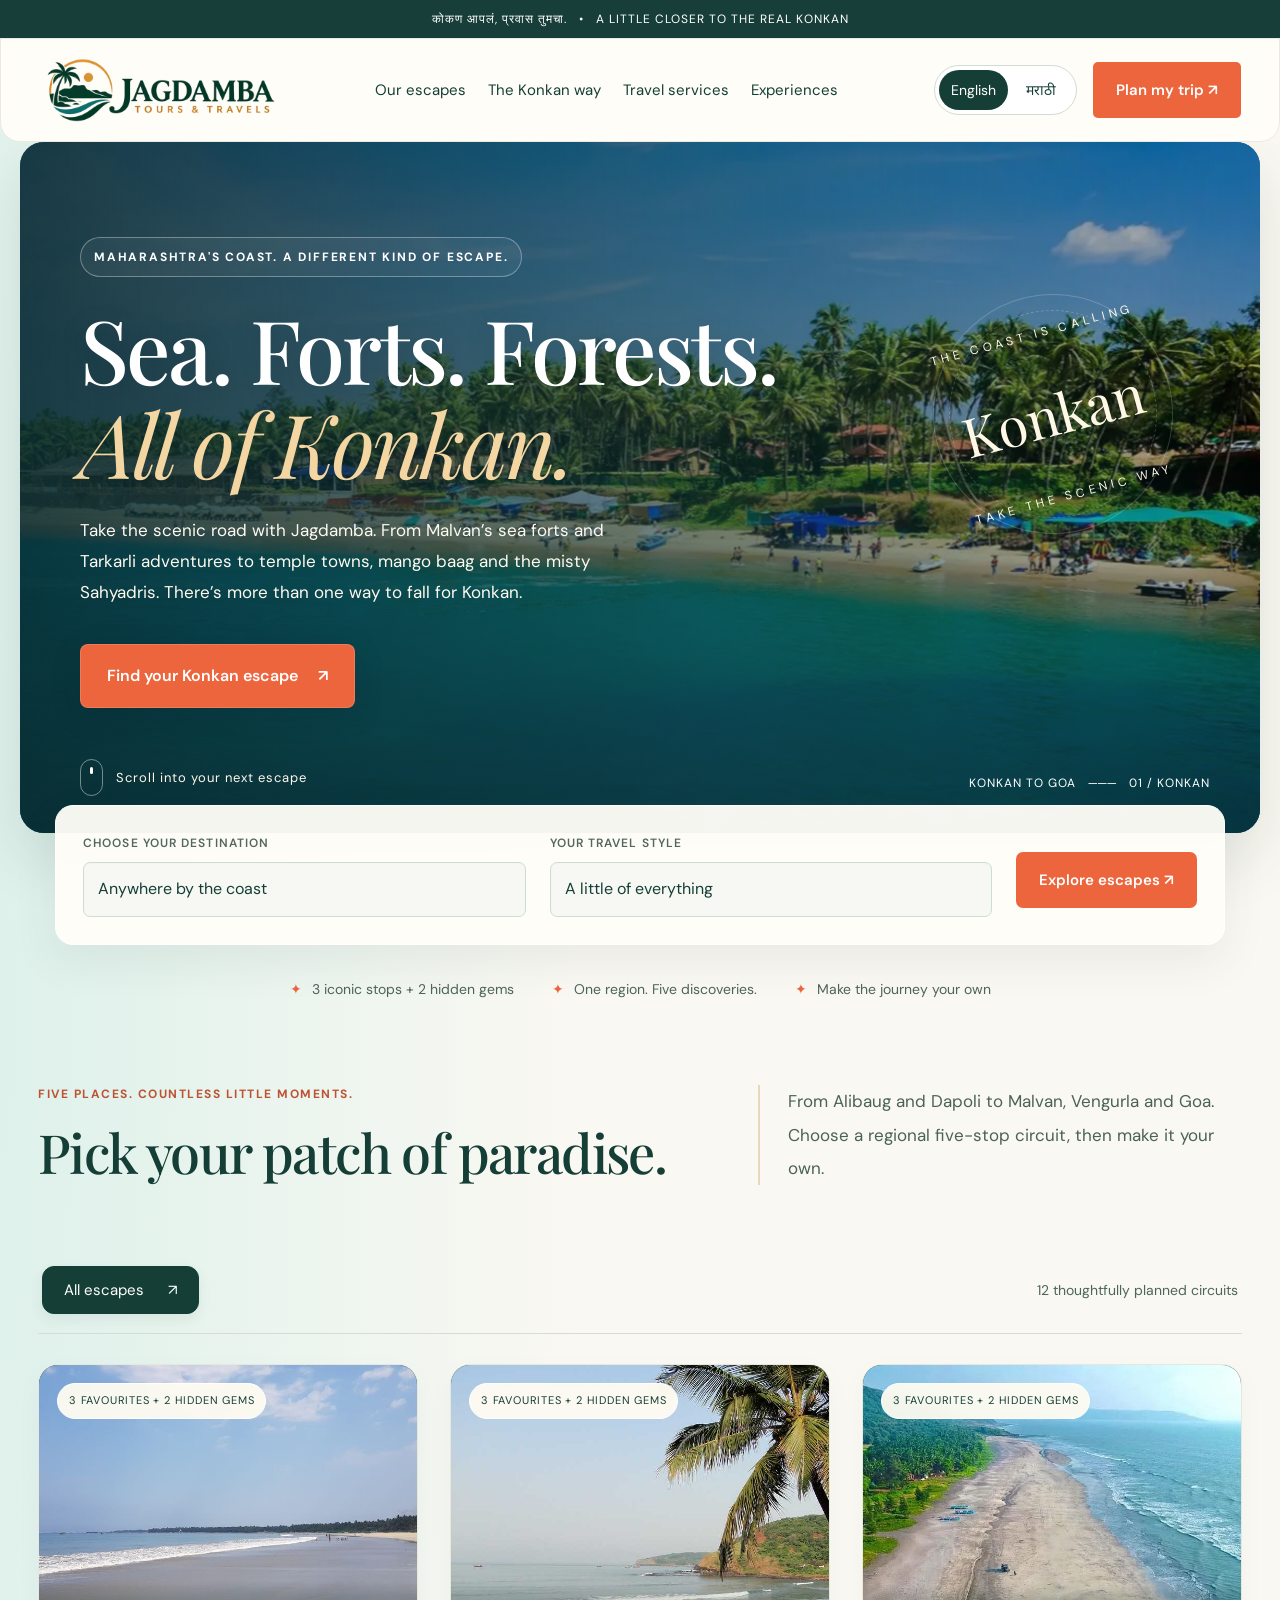
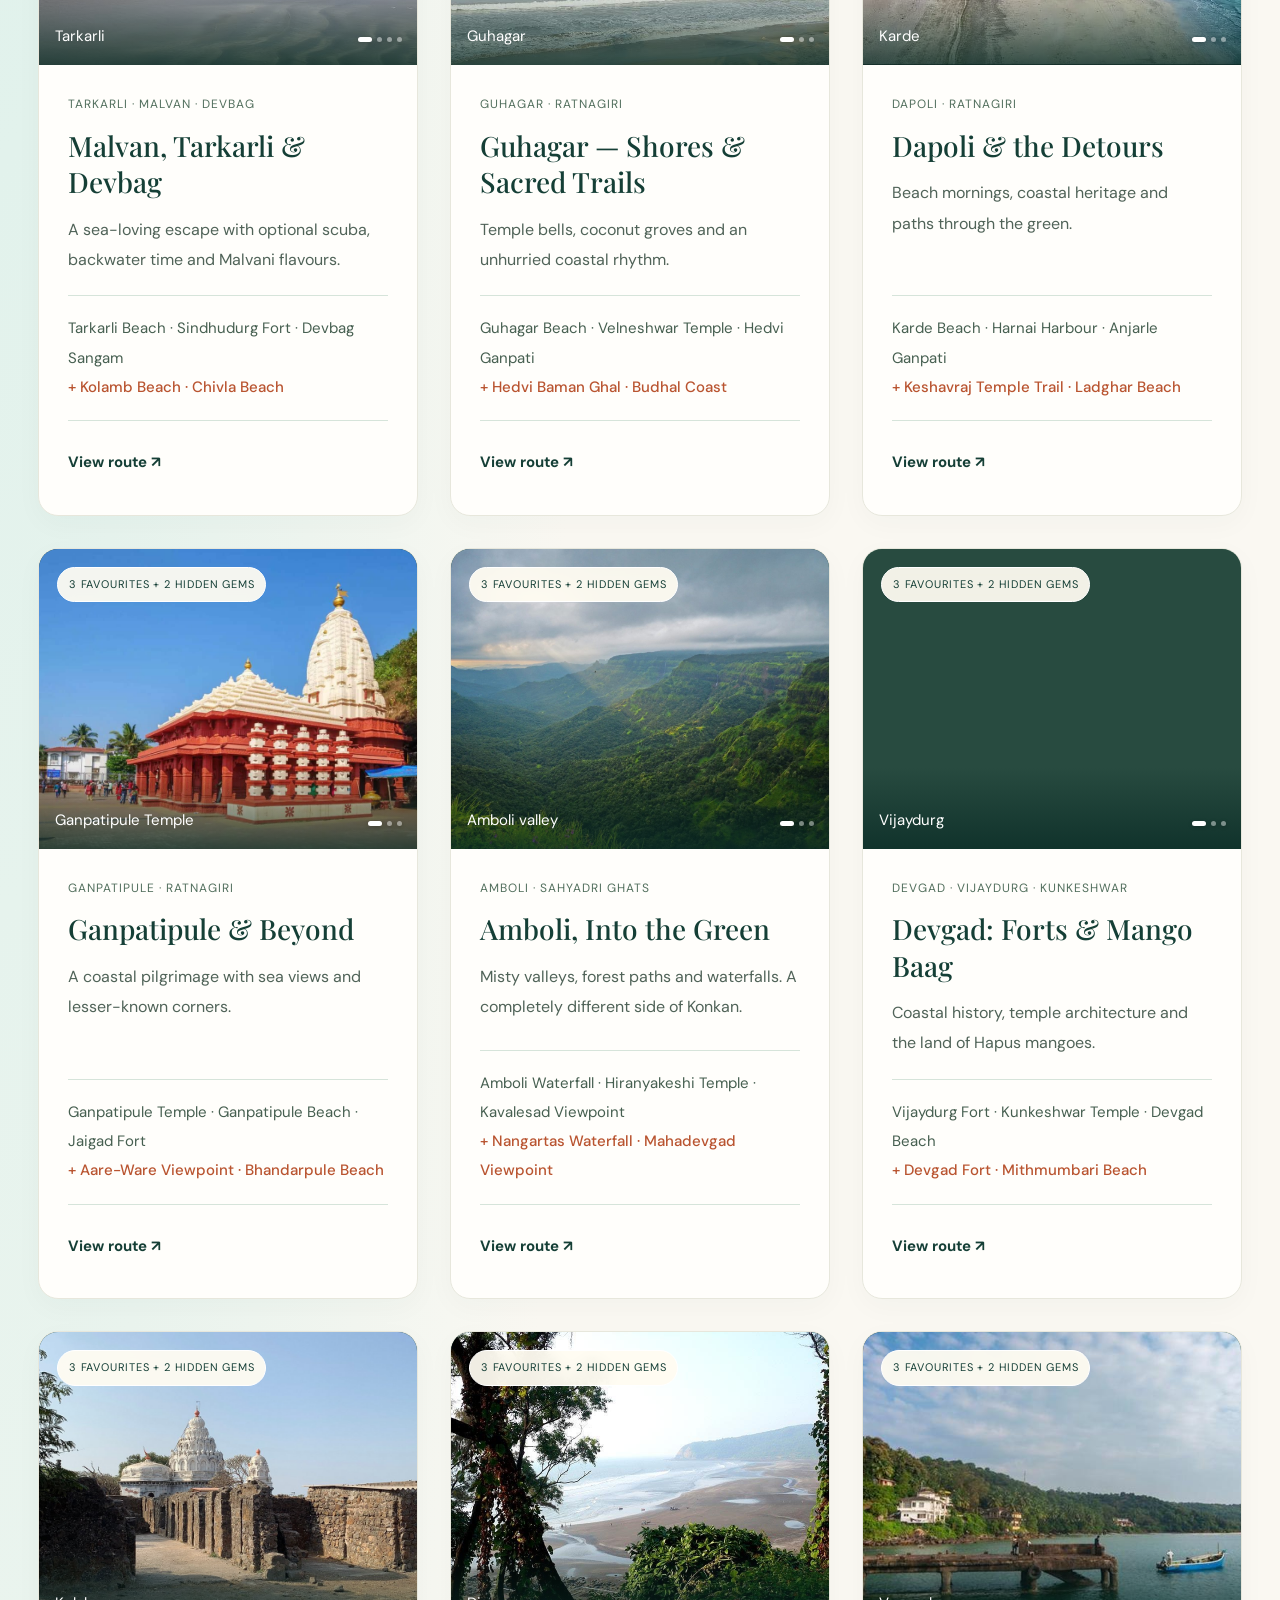
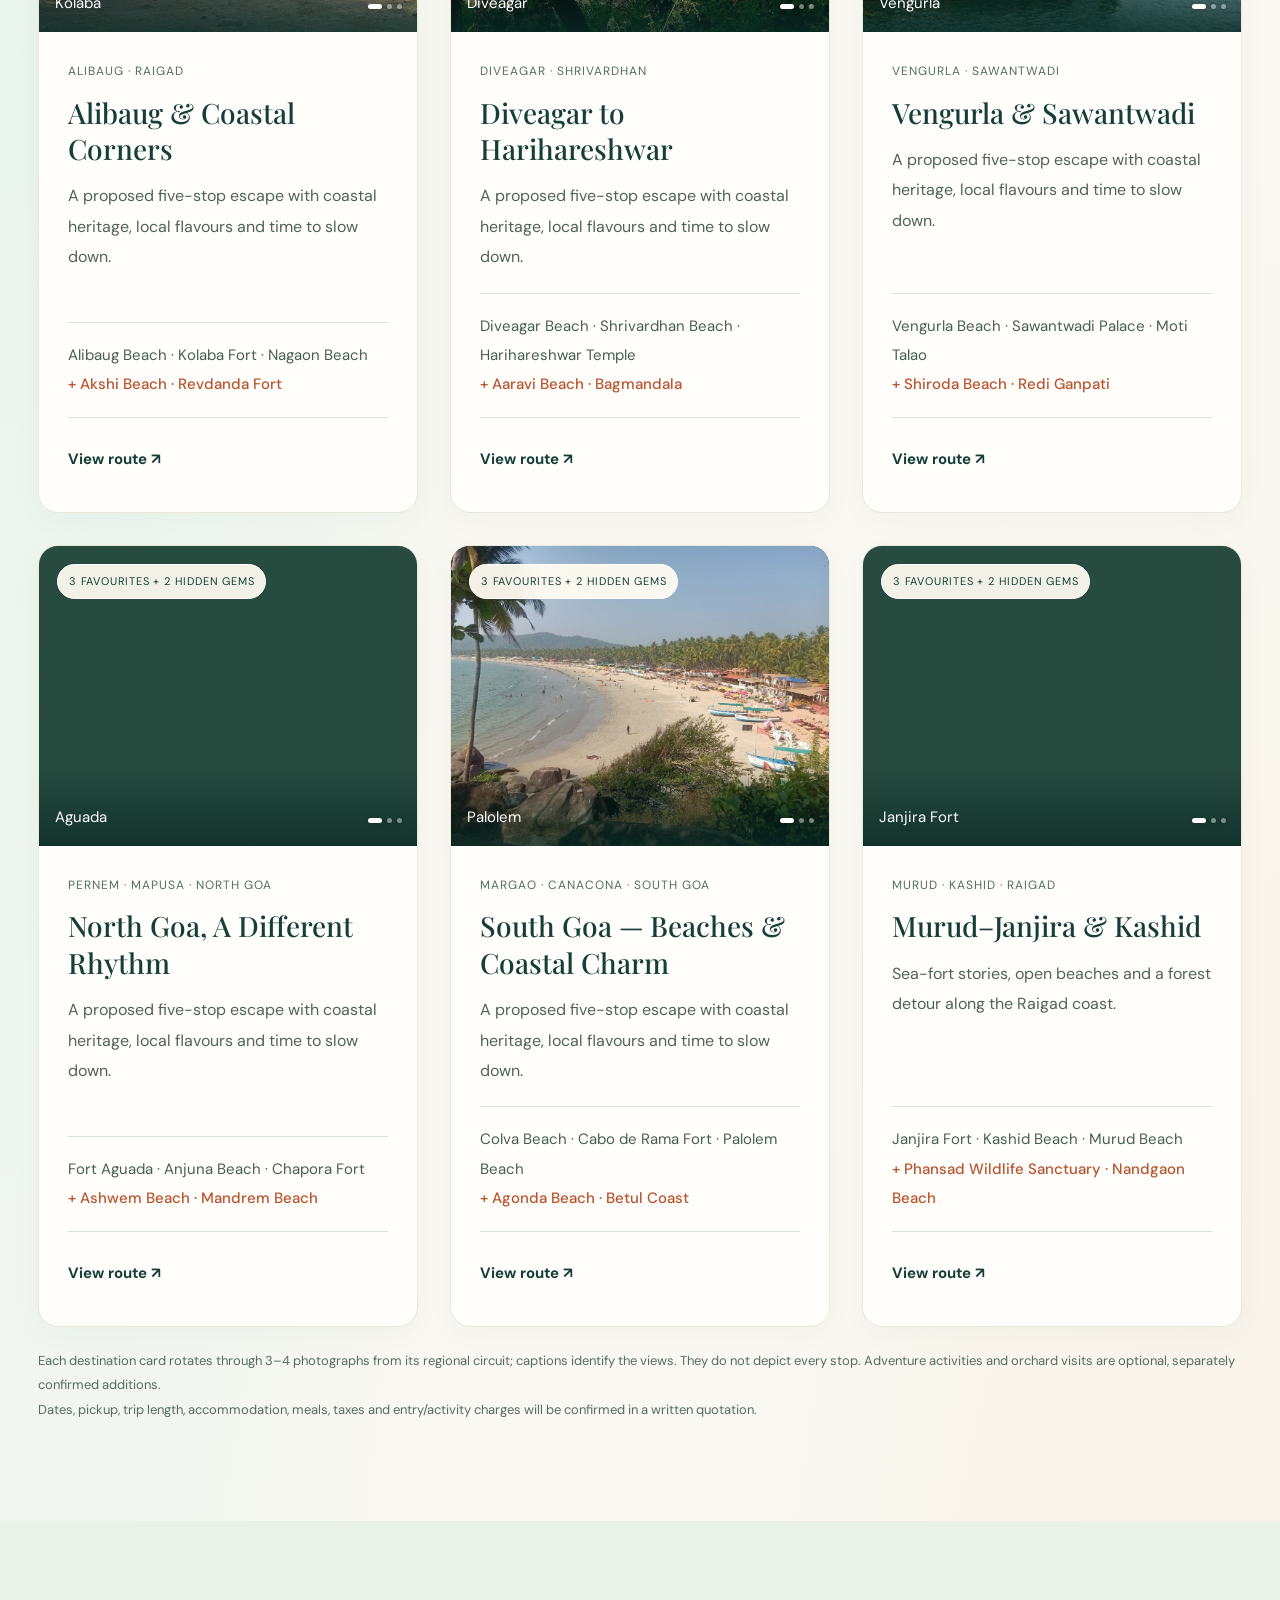
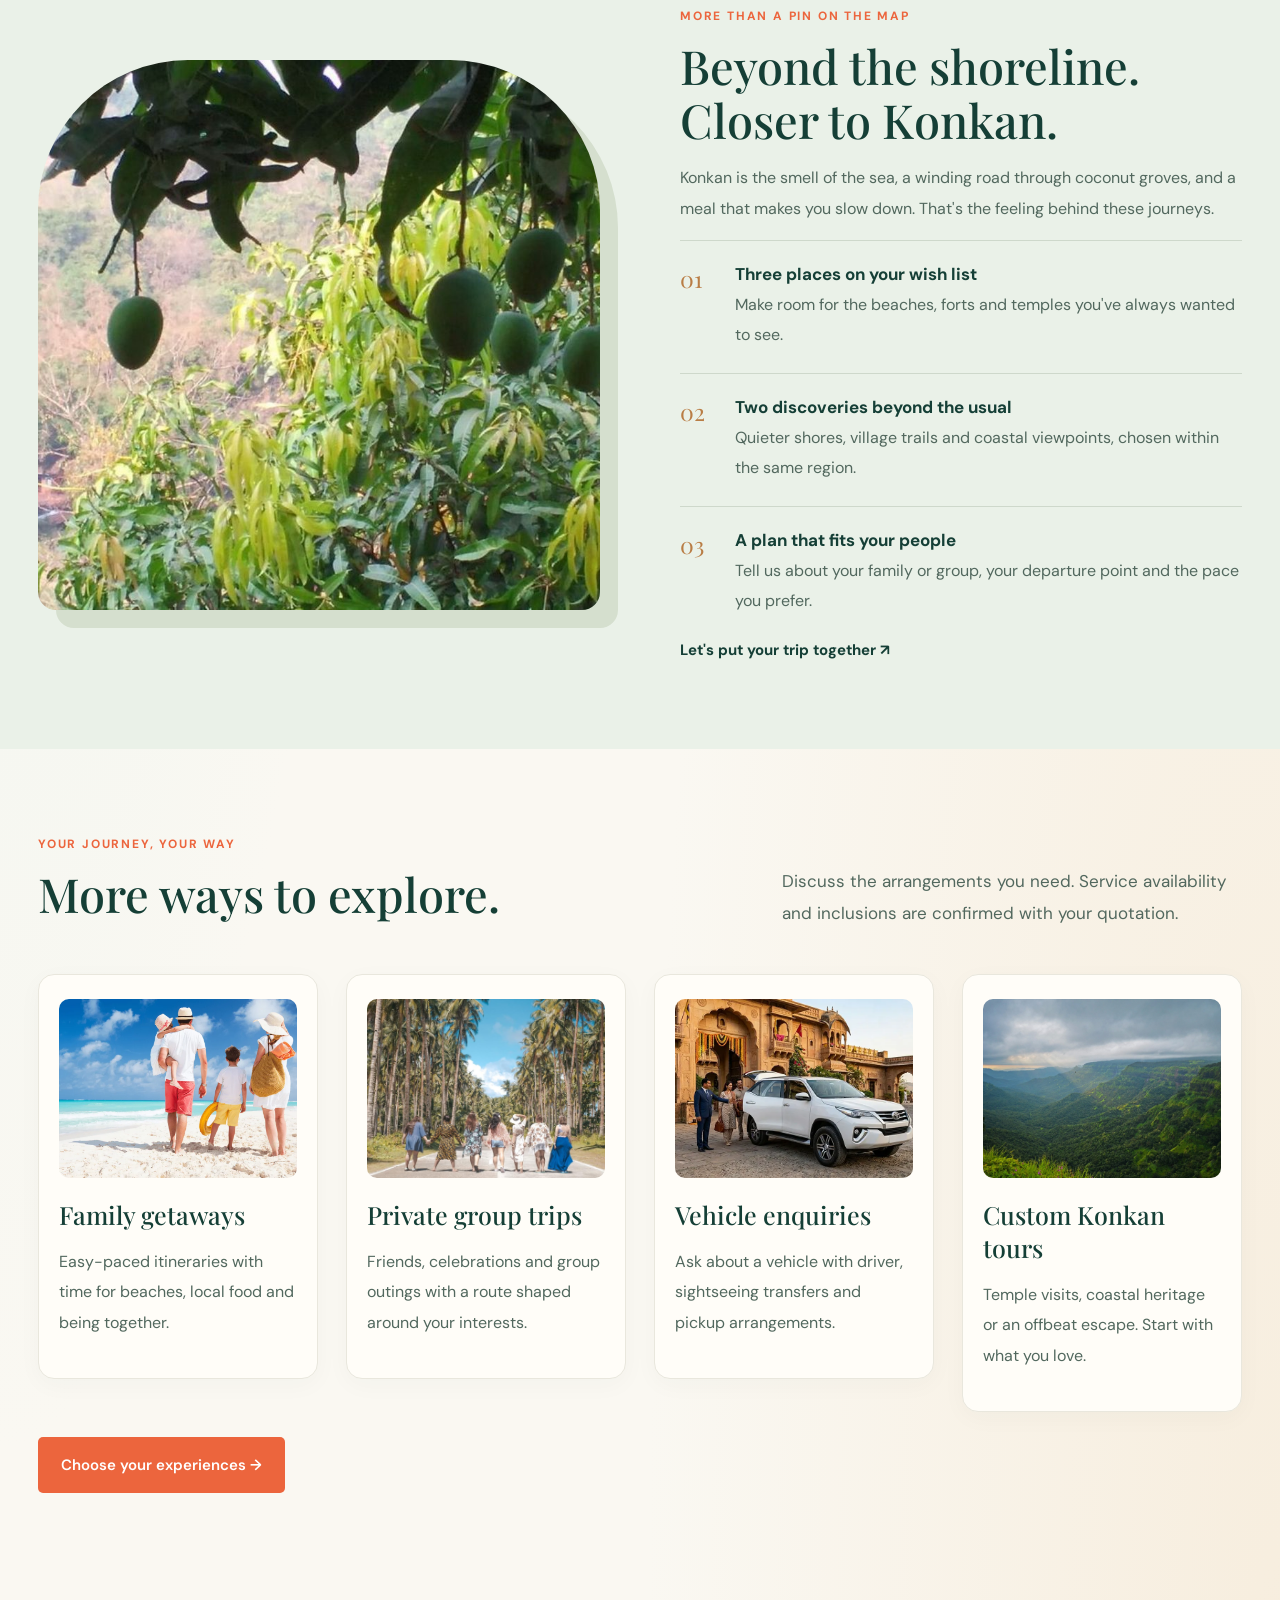
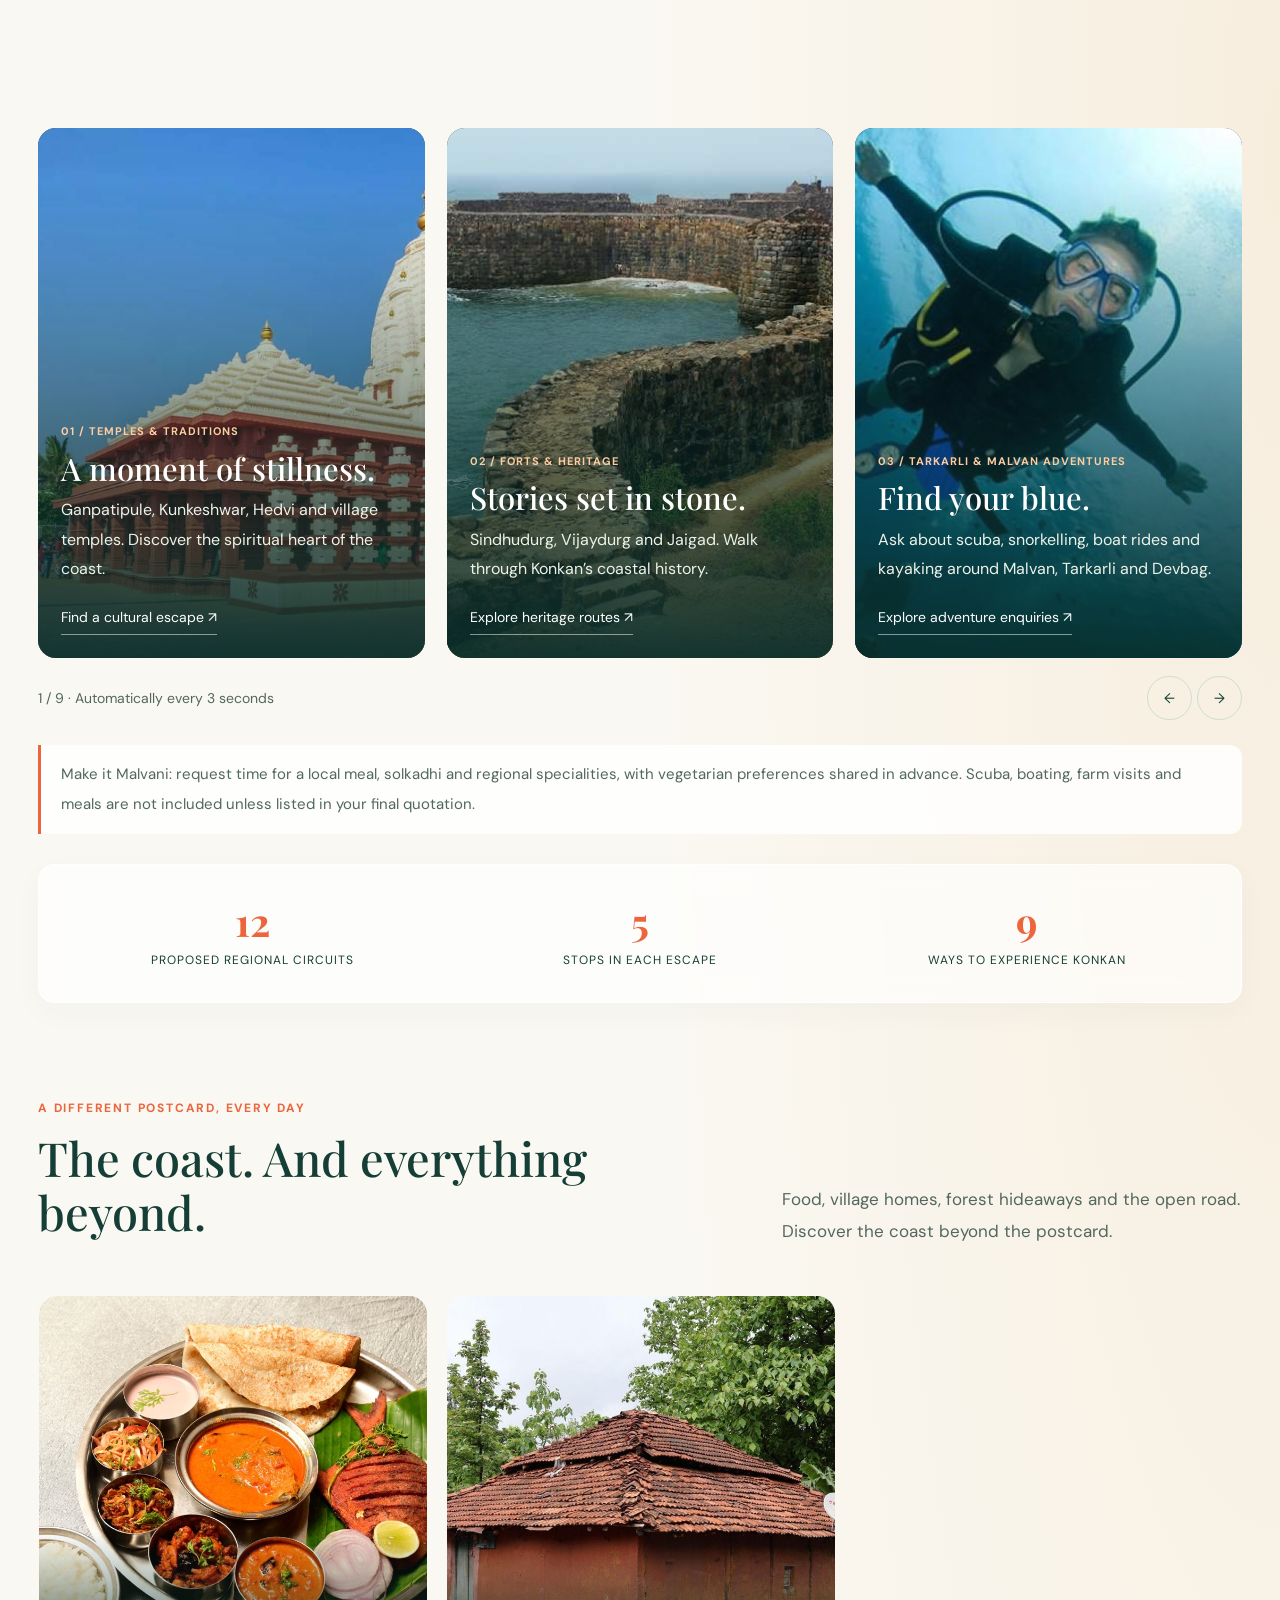
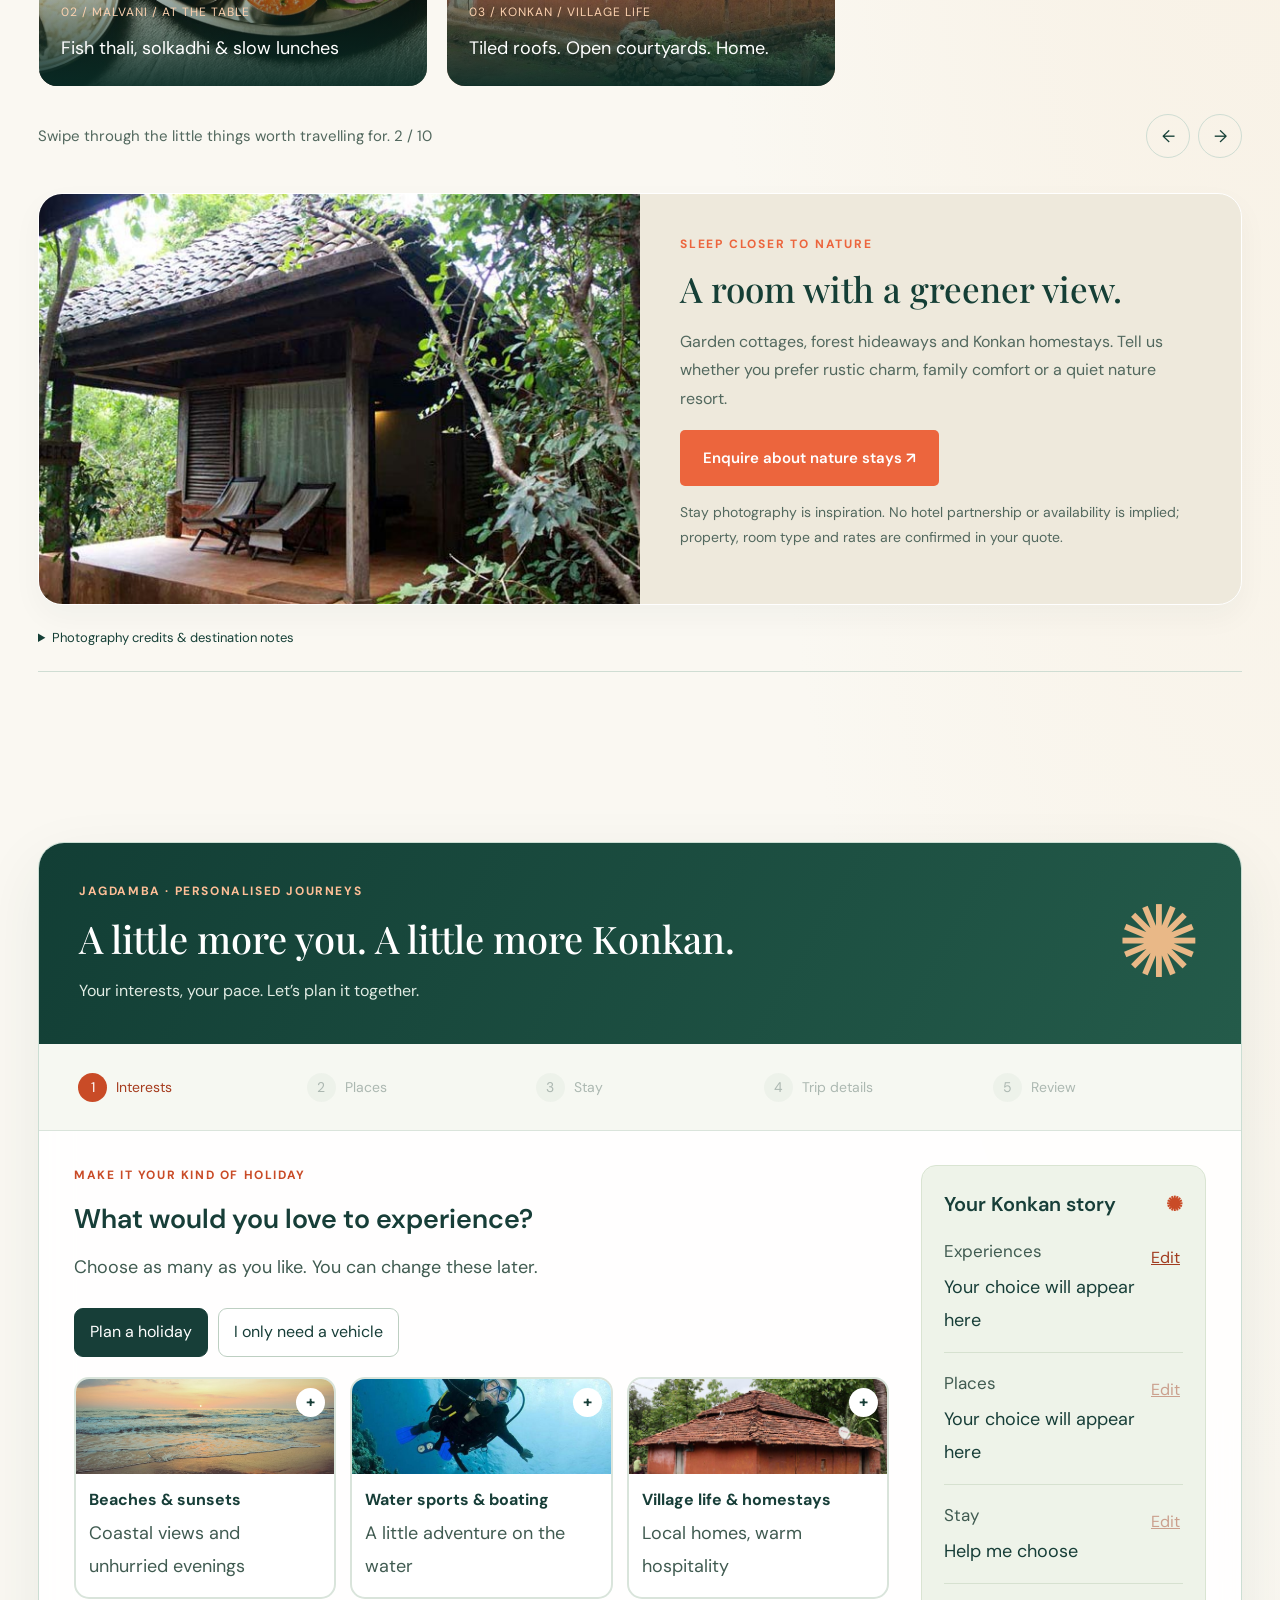
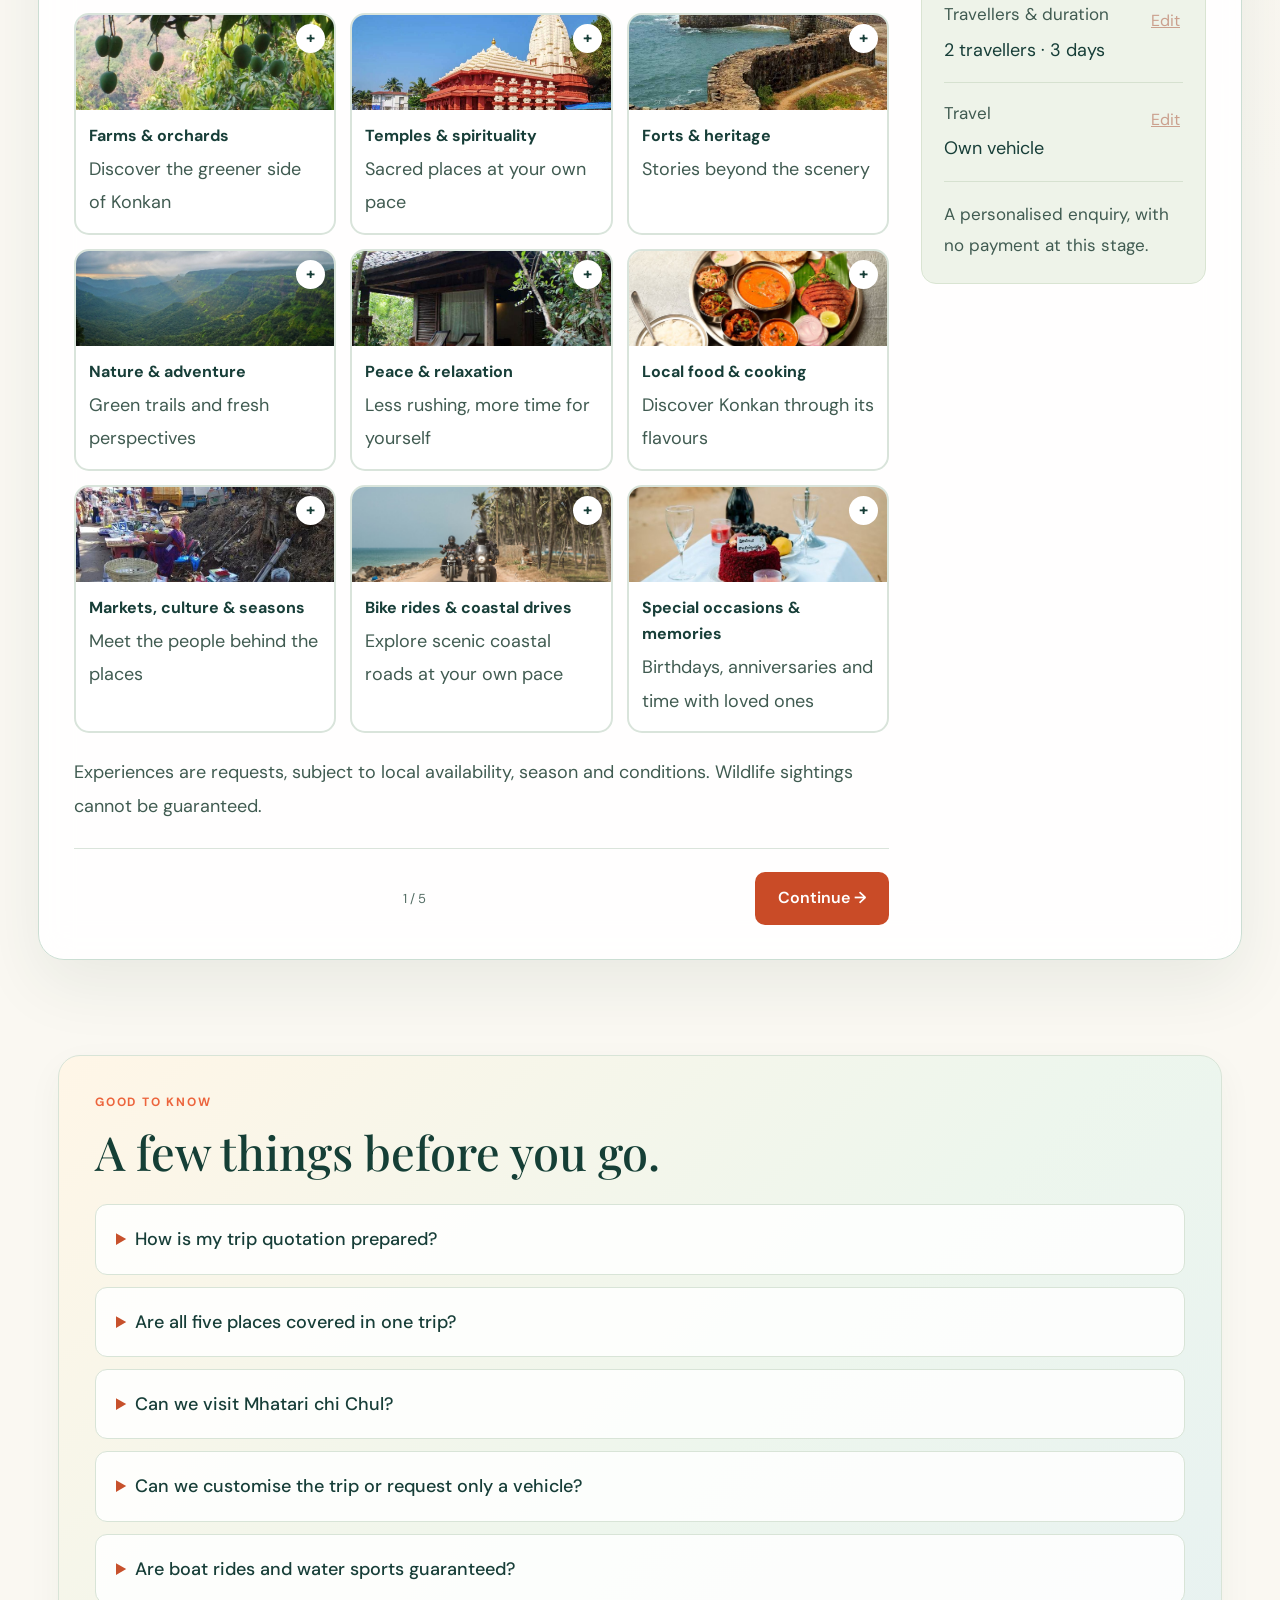
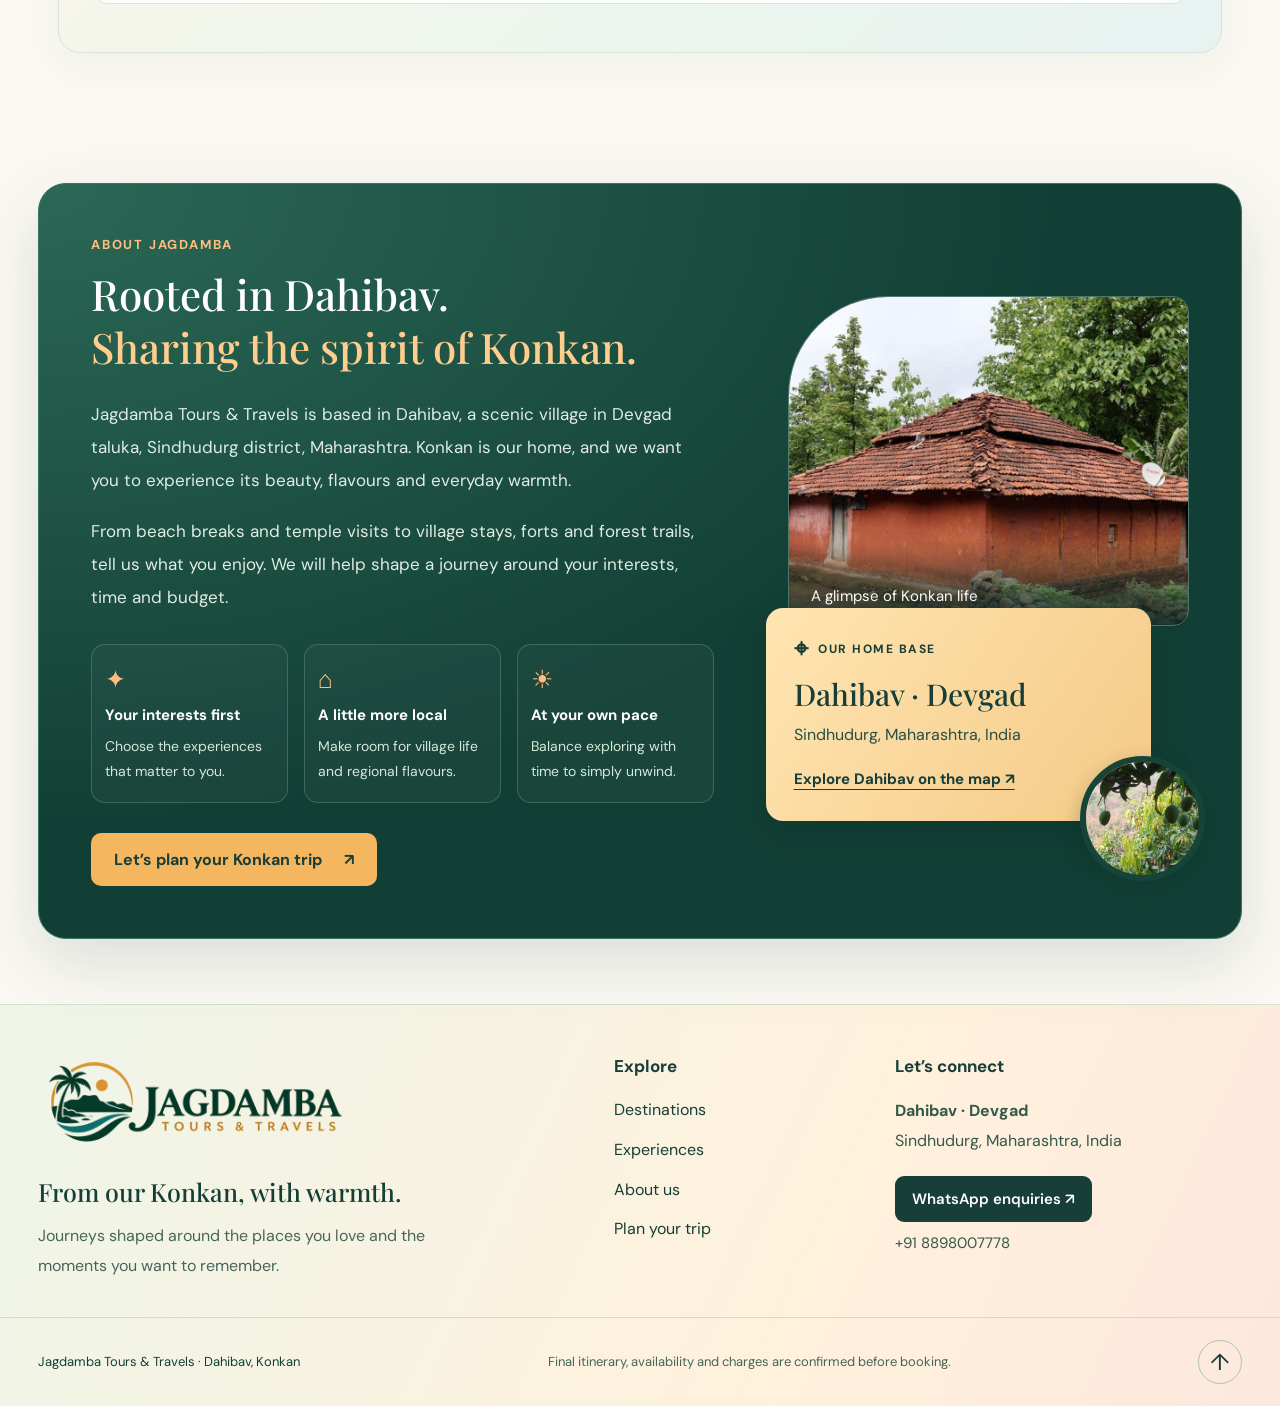
<file: index.html>
<!doctype html><html lang="en"><head><meta charset="UTF-8"><meta name="viewport" content="width=device-width,initial-scale=1"><title>Jagdamba Tours & Travels | A little more Konkan</title><meta name="description" content="Explore proposed five-stop Konkan escapes with Jagdamba Tours & Travels. Iconic shores, hidden corners and journeys tailored to you."><link rel="preconnect" href="https://fonts.googleapis.com"><link rel="preconnect" href="https://fonts.gstatic.com" crossorigin><link href="https://fonts.googleapis.com/css2?family=DM+Sans:wght@400;500;600;700&family=Playfair+Display:wght@400;500;600&display=swap" rel="stylesheet"><style>
:root{--ink:#173e38;--paper:#faf9f4;--orange:#ec653d;--muted:#6d7870;--line:#dce2d8}*{box-sizing:border-box}html{scroll-behavior:smooth;scroll-padding-top:95px}body{margin:0;background:var(--paper);color:var(--ink);font-family:'DM Sans',sans-serif}a{color:inherit;text-decoration:none}button,input,select,textarea{font:inherit}button,a,input,select,textarea{outline-offset:5px}button{cursor:pointer}.wrap{max-width:1240px;margin:auto;padding:0 38px}.top{background:#173e38;color:#fff;text-align:center;padding:9px;font-size:11px;letter-spacing:1.5px}.nav{height:91px;display:flex;justify-content:space-between;align-items:center;gap:25px}.brand{display:flex;gap:12px;align-items:center}.mark{font-size:33px;color:var(--orange)}.brand strong{font-family:'Playfair Display';font-size:25px;letter-spacing:1px}.brand small{display:block;font-size:9px;letter-spacing:3px;margin-top:3px}.navlinks{display:flex;gap:28px;font-size:13px}.btn{display:inline-flex;align-items:center;justify-content:center;gap:20px;border:0;background:var(--orange);color:#fff;padding:16px 23px;border-radius:5px;font-size:13px;font-weight:600}.btn.light{background:#fff;color:var(--ink)}.btn.outline{background:transparent;border:1px solid var(--line);color:var(--ink)}.hero{margin:0 20px;min-height:620px;border-radius:12px;position:relative;overflow:hidden;background:#215a58;display:flex;align-items:center;color:white}.hero>img{position:absolute;width:100%;height:100%;object-fit:cover;filter:brightness(.67)}.hero:after{content:'';position:absolute;inset:0;background:linear-gradient(90deg,rgba(9,44,39,.65),transparent)}.herotext{position:relative;z-index:1;width:1240px;margin:auto;padding:65px 60px}.eyebrow{font-size:10px;letter-spacing:2.3px;font-weight:700;text-transform:uppercase}.hero .eyebrow{display:inline-block;border:1px solid #ffffff65;padding:9px 13px;border-radius:30px}h1,h2,h3{font-family:'Playfair Display',serif;font-weight:500}h1{font-size:76px;line-height:1.05;max-width:670px;margin:25px 0}h1 em{color:#ffcf94;font-weight:400}p{line-height:1.8}.hero p{max-width:460px;font-size:14px;color:#f0eee5}.hero .btn{margin-top:18px}.herofoot{position:absolute;bottom:23px;right:32px;z-index:2;font-size:10px;letter-spacing:1px}.finder{position:relative;z-index:3;background:white;margin:-28px auto 0;max-width:1070px;box-shadow:0 14px 45px #213c3910;border-radius:7px;padding:23px 28px;display:grid;grid-template-columns:1fr 1fr 1fr auto;gap:26px;align-items:center}.finder label{font-size:10px;text-transform:uppercase;letter-spacing:1.5px;display:block;margin-bottom:9px;color:var(--muted)}.finder select{background:white;color:var(--ink);border:0;width:100%;font-size:13px}.introbar{display:flex;justify-content:center;gap:70px;padding:32px;font-size:11px;color:var(--muted)}.introbar span:before{content:'✦';color:var(--orange);margin-right:10px}section{padding:75px 0}.heading{display:flex;justify-content:space-between;align-items:end;gap:35px;margin-bottom:30px}h2{font-size:46px;line-height:1.15;margin:13px 0}.heading p{font-size:13px;max-width:350px;color:var(--muted);margin-bottom:5px}.orange{color:var(--orange)}.filters{display:flex;gap:9px;flex-wrap:wrap;margin:28px 0}.chip{border:1px solid var(--line);background:transparent;padding:11px 20px;border-radius:30px;font-size:12px;color:var(--ink)}.chip.active{background:var(--ink);color:white;border-color:var(--ink)}.cards{display:grid;grid-template-columns:repeat(3,1fr);gap:25px}.card{background:white;border:1px solid #e3e7df;border-radius:9px;overflow:hidden;transition:transform .25s}.card:hover{transform:translateY(-5px)}.cardpic{height:235px;position:relative;background:#a1b9a3}.cardpic img{width:100%;height:100%;object-fit:cover}.badge{position:absolute;left:16px;top:16px;background:#fff;padding:7px 10px;border-radius:3px;font-size:10px;letter-spacing:.6px}.cardbody{padding:24px}.region{font-size:9px;letter-spacing:1.8px;color:var(--muted)}h3{font-size:25px;margin:10px 0}.cardbody>p{font-size:12px;color:var(--muted);min-height:44px}.stops{font-size:11px;line-height:2;color:#596e61;border-top:1px solid var(--line);padding:15px 0}.stops b{color:var(--orange);font-weight:500}.price{display:flex;justify-content:space-between;align-items:center;padding-top:12px;border-top:1px solid var(--line)}.price strong{font-size:25px}.price small{display:block;font-size:9px;color:var(--muted);margin-top:4px}.textbutton{border:0;background:none;font-size:12px;color:var(--ink);font-weight:700}.notice{font-size:11px;color:var(--muted);margin-top:22px;line-height:1.7}.story{background:#edf0e7}.split{display:grid;grid-template-columns:1fr 1fr;gap:80px;align-items:center}.storyimg{height:550px;border-radius:140px 8px 8px 8px;object-fit:cover;width:100%;background:#87a49b}.story p{font-size:13px;color:var(--muted)}.feature{display:grid;grid-template-columns:45px 1fr;border-top:1px solid #ced8cb;padding:18px 0;gap:10px}.feature b{font-size:13px}.feature span{font-family:'Playfair Display';font-size:23px;color:var(--orange)}.feature p{margin:5px 0 0;font-size:12px}.services{display:grid;grid-template-columns:repeat(4,1fr);gap:30px;margin-top:35px}.service{border-top:1px solid var(--line);padding-top:23px}.service span{color:var(--orange);font-size:24px}.service h3{font-size:21px}.service p{font-size:12px;color:var(--muted)}.gallery{display:grid;grid-template-columns:1.5fr 1fr 1fr;gap:16px;height:340px}.gallery figure{margin:0;position:relative;overflow:hidden;border-radius:8px;background:#638d80}.gallery img{width:100%;height:100%;object-fit:cover;transition:transform 1s}.gallery figure:hover img{transform:scale(1.06)}.gallery figcaption{position:absolute;bottom:0;padding:30px 20px 17px;background:linear-gradient(transparent,#143a38bb);color:white;width:100%;font-size:13px}.gallerynote{font-size:10px;color:var(--muted)}.plan{background:var(--ink);color:white;border-radius:12px;padding:55px;display:grid;grid-template-columns:.9fr 1.1fr;gap:65px}.plan h2{font-size:43px}.plan p{font-size:13px;color:#cad6cc}.formgrid{display:grid;grid-template-columns:1fr 1fr;gap:18px}label{font-size:11px}input,select,textarea{display:block;width:100%;padding:13px 12px;margin-top:7px;border:1px solid #69857a;border-radius:4px;background:#ffffff0c;color:white;min-width:0}select option{color:var(--ink);background:white}.full{grid-column:1/-1}textarea{resize:vertical}#result{background:#ffffff10;padding:16px;font-size:12px;white-space:pre-wrap}#result:empty{display:none}.faq{max-width:850px;margin:auto}details{border-bottom:1px solid var(--line);padding:21px 0}summary{cursor:pointer;font-size:14px;font-weight:500}details p{font-size:13px;color:var(--muted)}footer{border-top:1px solid var(--line);padding:40px 0 25px}footer .wrap{display:flex;align-items:center;justify-content:space-between;gap:30px}footer p{font-size:10px;color:var(--muted)}.preview{color:#6f796e;font-size:10px;text-align:center;padding:10px}dialog{border:0;border-radius:12px;max-width:650px;width:calc(100% - 32px);padding:35px;color:var(--ink);background:var(--paper)}dialog::backdrop{background:#0d3029bb}.close{float:right;border:0;background:transparent;font-size:25px;color:var(--ink)}.routeitem{display:flex;gap:18px;border-bottom:1px solid var(--line);padding:14px 0}.routeitem span{color:var(--orange);font-size:12px}.routeitem p{margin:3px 0;font-size:12px;color:var(--muted)}@media(max-width:900px){.navlinks{display:none}.cards{grid-template-columns:1fr 1fr}.split{gap:35px}.services{grid-template-columns:1fr 1fr}.finder{margin:15px 25px 0;gap:15px}.introbar{gap:20px}.plan{gap:30px;padding:30px}h1{font-size:62px}}@media(max-width:600px){.wrap{padding:0 22px}.top{font-size:8px}.nav{height:78px}.brand strong{font-size:20px}.brand small{font-size:7px}.nav>.btn{padding:12px;font-size:10px}.hero{margin:0 10px;min-height:570px}.herotext{padding:45px 24px}h1{font-size:56px}.hero p{font-size:13px}.herofoot{font-size:8px}.finder{grid-template-columns:1fr 1fr;padding:20px;margin:15px 18px 0}.finder>.btn{width:100%}.introbar{flex-wrap:wrap;padding:25px 15px;gap:13px;font-size:9px}section{padding:47px 0}.heading{display:block}h2{font-size:35px}.cards,.split,.plan{grid-template-columns:1fr}.cardpic{height:245px}.storyimg{height:350px}.services{gap:20px}.gallery{grid-template-columns:1fr 1fr;height:440px}.gallery figure:first-child{grid-column:1/-1}.plan{border-radius:0;padding:30px 22px}.planwrap{padding:0}.formgrid{gap:13px}.plan h2{font-size:35px}footer .wrap{display:block}.gallerynote{line-height:1.7}}

[hidden]{display:none!important}.scroll-progress{position:fixed;top:0;left:0;height:3px;background:var(--orange);z-index:100;width:0;pointer-events:none}.nav{position:relative;z-index:5}.navlinks a{position:relative;padding:8px 0}.navlinks a:after{content:'';position:absolute;bottom:0;left:0;width:0;height:2px;background:var(--orange);transition:width .3s}.navlinks a:hover:after{width:100%}.btn{transition:transform .25s,box-shadow .25s,background .25s}.btn:hover{transform:translateY(-3px);box-shadow:0 10px 25px #173e3825}.hero>img{animation:coastal-drift 16s ease-in-out infinite alternate}.herotext>*{animation:welcome .9s both}.herotext h1{animation-delay:.15s}.herotext p{animation-delay:.3s}.herotext .btn{animation-delay:.45s}@keyframes coastal-drift{from{transform:scale(1)}to{transform:scale(1.08)}}@keyframes welcome{from{opacity:0;transform:translateY(22px)}to{opacity:1;transform:translateY(0)}}.reveal{transition:opacity .75s,transform .75s}.motion-ready .reveal:not(.visible){opacity:0;transform:translateY(28px)}.motion-ready .reveal.slide-left:not(.visible){transform:translateX(-25px)}.motion-ready .reveal.slide-right:not(.visible){transform:translateX(25px)}.reveal.visible{opacity:1;transform:none}.cardpic img{transition:transform .65s}.card:hover .cardpic img{transform:scale(1.06)}.card{animation:welcome .5s both}.card:nth-child(3n+2){animation-delay:.08s}.card:nth-child(3n+3){animation-delay:.16s}.chip{transition:background .25s,color .25s,transform .25s}.chip:hover{transform:translateY(-2px)}dialog[open]{animation:welcome .3s}.experience-grid{display:grid;grid-template-columns:repeat(3,1fr);gap:22px}.experience-tile{position:relative;overflow:hidden;aspect-ratio:4/4.4;border-radius:9px;background:#284b40;color:white;display:flex;align-items:end;isolation:isolate}.experience-tile img{position:absolute;inset:0;width:100%;height:100%;object-fit:cover;z-index:-2;transition:transform .8s}.experience-tile:after{content:'';position:absolute;inset:0;background:linear-gradient(transparent 15%,#082b24eb);z-index:-1}.experience-tile:hover img{transform:scale(1.08)}.experience-copy{padding:25px;width:100%}.experience-copy h3{font-size:28px;margin:8px 0}.experience-copy p{font-size:12px;color:#edf3e8;line-height:1.7;margin:8px 0}.experience-copy .eyebrow{color:#ffcc9f;font-size:9px}.experience-link{margin-top:13px;display:inline-block;font-size:11px;border-bottom:1px solid #ffffff80;padding-bottom:4px}.discovery-strip{display:grid;grid-template-columns:repeat(3,1fr);background:#f0eee4;padding:30px;border-radius:8px;gap:20px;margin-top:30px;text-align:center}.discovery-strip strong{display:block;font-family:'Playfair Display';font-size:39px;color:var(--orange)}.discovery-strip span{font-size:10px;letter-spacing:1px;text-transform:uppercase}.season-note{background:#fff;border-left:3px solid var(--orange);padding:15px 20px;font-size:12px;line-height:1.8;color:var(--muted);margin-top:25px}.gallery{grid-template-columns:1.3fr 1fr 1fr;height:340px}.image-credits summary{font-size:10px;font-weight:400}.image-credits p{font-size:10px}.storyimg{object-position:center}.route-thumb{width:100%;height:180px;object-fit:cover;border-radius:6px;margin-top:15px}.cardpic .badge{font-size:9px}.hero h1{max-width:800px}.floating-top{position:fixed;right:22px;bottom:22px;z-index:8;border-radius:50%;width:43px;height:43px;background:var(--orange);color:white;border:0;box-shadow:0 6px 25px #173e3833;opacity:0;pointer-events:none;transform:translateY(15px);transition:.3s}.floating-top.show{opacity:1;pointer-events:auto;transform:none}@media(max-width:900px){.experience-grid{grid-template-columns:1fr 1fr}}@media(max-width:600px){.experience-grid{grid-template-columns:1fr}.experience-tile{aspect-ratio:1.1}.discovery-strip{padding:20px 10px;gap:12px}.discovery-strip strong{font-size:31px}.discovery-strip span{font-size:8px}.gallery{height:470px}.hero h1{font-size:51px}.reveal{transition-duration:.5s}}@media(prefers-reduced-motion:reduce){html{scroll-behavior:auto}*,*:before,*:after{animation:none!important;transition:none!important}.motion-ready .reveal:not(.visible){opacity:1;transform:none}}

/* Equal-sized responsive postcard slider */
.gallery{display:flex;gap:20px;height:auto;overflow-x:auto;scroll-snap-type:x mandatory;scrollbar-width:none;padding:4px 0 12px;overscroll-behavior-x:contain}.gallery::-webkit-scrollbar{display:none}.gallery figure,.gallery figure:first-child{flex:0 0 calc((100% - 40px)/3);height:390px;min-width:0;scroll-snap-align:start;grid-column:auto}.gallery img{display:block}.gallery figcaption{font-size:15px;line-height:1.5;padding:70px 22px 23px;background:linear-gradient(transparent,#082c26eb)}.gallery figcaption small{display:block;color:#fbd1af;font-size:10px;letter-spacing:1.4px;margin-bottom:9px}.slider-tools{display:flex;align-items:center;justify-content:space-between;gap:14px;margin:16px 0}.slider-tools p{font-size:12px;color:var(--muted);margin:0}.slider-buttons{display:flex;gap:8px}.slider-buttons button{height:44px;min-width:44px;border:1px solid var(--line);border-radius:50%;background:transparent;color:var(--ink)}.slider-buttons button:hover{background:var(--ink);color:white}.slider-buttons button[aria-pressed=true]{background:var(--orange);color:white;border-color:var(--orange)}.coast-route{display:flex;flex-wrap:wrap;gap:10px;align-items:center;margin:25px 0}.coast-route span{border:1px solid var(--line);border-radius:24px;padding:10px 16px;font-size:12px}.coast-route span:last-child{background:var(--ink);color:white}.stay-banner{display:grid;grid-template-columns:1fr 1fr;background:#edf0e7;border-radius:12px;overflow:hidden;margin-top:35px}.stay-banner>img{height:100%;min-height:340px;width:100%;object-fit:cover}.stay-banner>div{padding:40px}.stay-banner h3{font-size:35px}.stay-banner p{font-size:13px;color:var(--muted)}@media(max-width:900px){.gallery figure,.gallery figure:first-child{flex-basis:calc((100% - 20px)/2);height:360px}}@media(max-width:600px){.gallery{gap:14px}.gallery figure,.gallery figure:first-child{flex-basis:88%;height:370px}.gallery figcaption{font-size:16px}.slider-tools{align-items:start}.slider-tools p{max-width:170px;font-size:11px}.stay-banner{grid-template-columns:1fr}.stay-banner>img{height:260px;min-height:0}.stay-banner>div{padding:26px}.coast-route{gap:8px}.coast-route span{padding:8px 12px;font-size:11px}.formgrid{grid-template-columns:1fr}.services{grid-template-columns:1fr 1fr}h1{overflow-wrap:break-word}}@media(max-width:360px){.nav>.btn{padding:10px 8px}.brand strong{font-size:17px}.mark{font-size:25px}.wrap{padding:0 16px}.gallery figure,.gallery figure:first-child{height:330px}}

.services{align-items:start}.service-photo{display:block;width:100%;height:auto;aspect-ratio:4/3;object-fit:cover;border-radius:8px;margin-bottom:20px}.service{min-width:0}.experience-window{overflow:hidden;border-radius:9px;touch-action:pan-y}.experience-grid{display:flex;gap:22px;transition:transform 950ms cubic-bezier(.25,.6,.3,1);will-change:transform}.experience-grid .experience-tile{flex:0 0 calc((100% - 44px)/3);min-width:0;opacity:1!important;transform:none!important;transition:none!important}.experience-grid .experience-copy{padding:23px}.experience-controls{display:flex;align-items:center;justify-content:space-between;margin:18px 0 25px;gap:12px}.experience-controls span{font-size:12px;color:var(--muted)}.experience-controls button{background:transparent;border:1px solid var(--line);color:var(--ink);border-radius:30px;min-height:44px;padding:10px 16px}.experience-controls button:hover{background:var(--ink);color:white}@media(max-width:900px){.experience-grid .experience-tile{flex-basis:calc((100% - 22px)/2)}}@media(max-width:600px){.services{grid-template-columns:repeat(2,minmax(0,1fr));gap:28px 18px}.service h3{font-size:21px}.service p{font-size:12px}.service-photo{margin-bottom:15px}.experience-grid{gap:14px}.experience-grid .experience-tile{flex-basis:100%;aspect-ratio:1.06}.experience-controls span{font-size:11px}.experience-controls button{padding:10px 12px}}

.destination-deck{position:absolute;inset:0;overflow:hidden;isolation:isolate;background:#284b40}.cardpic .destination-photo{position:absolute;inset:0;width:100%;height:100%;object-fit:cover;opacity:0;transform:scale(1.09) translateX(3%);transition:opacity 1200ms ease,transform 2200ms cubic-bezier(.2,.6,.3,1);z-index:0}.cardpic .destination-photo.is-current{opacity:1;transform:scale(1) translateX(0);z-index:1}.card:hover .cardpic .destination-photo{transform:scale(1.09) translateX(3%)}.card:hover .cardpic .destination-photo.is-current{transform:scale(1) translateX(0)}.photo-caption{position:absolute;bottom:0;left:0;right:0;padding:40px 16px 15px;background:linear-gradient(transparent,#0a2c26c9);color:white;font-size:12px;z-index:3}.photo-dots{position:absolute;right:15px;bottom:18px;display:flex;gap:5px;z-index:4}.photo-dots i{display:block;width:5px;height:5px;border-radius:50%;background:#ffffff70}.photo-dots i.active{background:white;width:14px;border-radius:4px}.photo-caption{padding-right:85px}.cardpic .badge{z-index:5}.gallery{scroll-behavior:smooth}
.route-photo-wrap{position:relative;height:260px;margin-top:15px;overflow:hidden;border-radius:8px}.route-photo-wrap .destination-photo{position:absolute;inset:0;width:100%;height:100%;object-fit:cover;opacity:0;transform:scale(1.09) translateX(3%);transition:opacity 1200ms,transform 2200ms;z-index:0}.route-photo-wrap .destination-photo.is-current{opacity:1;transform:scale(1);z-index:1}
.finder{max-width:1100px;padding:24px;gap:20px;border:1px solid #e4e9e0;border-radius:14px;box-shadow:0 16px 45px #173e3810;grid-template-columns:minmax(0,1.25fr) minmax(0,1.25fr) minmax(140px,.8fr) auto;align-items:center}.finder>div{min-width:0}.finder label,.finder-label{display:block;margin:0 0 9px;font-size:10px;line-height:1.4;font-weight:600;letter-spacing:1.1px;text-transform:uppercase;color:var(--muted)}.finder select{appearance:none;-webkit-appearance:none;display:block;width:100%;margin:0;padding:14px 36px 14px 14px;border:1px solid var(--line);border-radius:7px;background-color:#fafbf8;background-image:url("data:image/svg+xml,%3Csvg xmlns='http://www.w3.org/2000/svg' width='16' height='16' viewBox='0 0 24 24' fill='none' stroke='%23173e38' stroke-width='1.5'%3E%3Cpath d='m6 9 6 6 6-6'/%3E%3C/svg%3E");background-repeat:no-repeat;background-position:right 12px center;color:var(--ink);font-size:13px;line-height:1.5;min-height:48px;cursor:pointer}.finder select:focus{border-color:var(--ink)}.finder-budget{padding-left:18px;border-left:1px solid var(--line)}.finder-budget strong{display:block;font-size:24px;line-height:1.3;font-weight:500;white-space:nowrap}.finder-budget small{font-size:10px;font-weight:400;color:var(--muted)}.budget-note{display:block;font-size:9px;line-height:1.5;color:var(--muted);margin-top:5px}.finder>.btn{min-height:48px;align-self:end;margin-bottom:9px;white-space:nowrap;border-radius:7px}.escapes-toolbar{display:flex;align-items:center;justify-content:space-between;gap:15px;padding:18px 0;margin:10px 0 28px;border-top:1px solid var(--line);border-bottom:1px solid var(--line)}.escapes-toolbar .chip{border-radius:6px;padding:12px 19px;font-size:12px;display:flex;gap:24px;align-items:center}.escapes-total{font-size:11px;color:var(--muted)}@media(max-width:900px){.finder{margin:18px 25px 0;grid-template-columns:minmax(0,1fr) minmax(0,1fr)}.finder-budget{padding-left:0;border:0}.finder>.btn{align-self:center;margin:0}}@media(max-width:600px){.finder{margin:16px 18px 0;padding:20px;gap:20px 14px}.finder>div:nth-child(1),.finder>div:nth-child(2){grid-column:1/-1}.finder select{font-size:14px;padding-top:13px;padding-bottom:13px}.finder-budget strong{font-size:25px}.finder>.btn{font-size:11px;padding:14px 12px;gap:8px;white-space:normal}.finder label{font-size:10px}.escapes-total{max-width:130px;text-align:right;line-height:1.5;font-size:10px}.escapes-toolbar{margin-bottom:25px}}

/* Destination finder without a price panel. */
@media(min-width:901px){.finder{grid-template-columns:minmax(0,1fr) minmax(0,1fr) auto}}
@media(max-width:900px){.finder>.btn{grid-column:1/-1}}
</style><link rel="stylesheet" href="https://fonts.googleapis.com/css2?family=Noto+Sans+Devanagari:wght@400;500;600;700&display=swap"><link rel="stylesheet" href="assets/language.css"><link rel="stylesheet" href="assets/premium.css?v=light-coast-2"><script src="assets/language-preference.js"></script><link rel="canonical" href="https://sandesh651.github.io/jagdamba-tours-travels/"><link rel="alternate" hreflang="en" href="https://sandesh651.github.io/jagdamba-tours-travels/"><link rel="alternate" hreflang="mr" href="https://sandesh651.github.io/jagdamba-tours-travels/mr.html"><link rel="alternate" hreflang="x-default" href="https://sandesh651.github.io/jagdamba-tours-travels/"><link rel="stylesheet" href="assets/trip-planner.css?v=3"><link rel="stylesheet" href="assets/brand.css"><link rel="stylesheet" href="assets/about.css?v=1"><link rel="preload" as="image" href="assets/hero-coast.webp" fetchpriority="high"><style>.hero>img{animation:none!important}.hero{box-shadow:0 12px 32px #173e3814}.finder,.packages-intro{backdrop-filter:none;-webkit-backdrop-filter:none}</style><link rel="stylesheet" href="assets/phone-readable.css?v=1"><link rel="stylesheet" href="assets/cinematic.css?v=3"></head><body><div class="scroll-progress" aria-hidden="true"></div><div class="top">कोकण आपलं, प्रवास तुमचा. &nbsp; • &nbsp; A LITTLE CLOSER TO THE REAL KONKAN</div><header class="wrap nav"><a class="brand" href="#"><img class="brand-logo" src="assets/jagdamba-logo.webp" width="2172" height="724" alt="JAGDAMBA TOURS &amp; TRAVELS"></a><nav class="navlinks"><a href="#packages">Our escapes</a><a href="#why">The Konkan way</a><a href="#services">Travel services</a><a href="#experiences">Experiences</a></nav><div class="nav-actions"><div class="language-switch" role="group" aria-label="Language / भाषा"><a href="index.html?lang=en" hreflang="en" lang="en" data-language="en">English</a><a href="mr.html?lang=mr" hreflang="mr" lang="mr" data-language="mr">मराठी</a></div><a class="btn" href="#plan">Plan my trip ↗</a></div></header>
<main><div class="sea-opening"><div class="hero"><img src="assets/hero-coast.webp" loading="eager" fetchpriority="high" decoding="async" alt="Illustrative Indian coastal landscape" onerror="this.src='assets/india-coast.jpg';this.alt='Illustrative Indian coastal landscape'"><div class="herotext"><div class="eyebrow">Maharashtra's coast. A different kind of escape.</div><h1>Sea. Forts. Forests.<br><em>All of Konkan.</em></h1><p>Take the scenic road with Jagdamba. From Malvan’s sea forts and Tarkarli adventures to temple towns, mango baag and the misty Sahyadris. There’s more than one way to fall for Konkan.</p><a class="btn" href="#packages">Find your Konkan escape <span>↗</span></a></div><div class="herofoot">KONKAN TO GOA &nbsp; ─── &nbsp; 01 / KONKAN</div></div></div>
<div class="finder"><div><label for="region">Choose your destination</label><select id="region"><option value="all">Anywhere by the coast</option><option value="south">Malvan & Sindhudurg</option><option value="central">Guhagar & Ratnagiri</option><option value="north">Dapoli & around</option><option value="ghats">Amboli & the ghats</option><option value="goa">Goa & coastal detours</option></select></div><div><label for="mood">Your travel style</label><select id="mood"><option value="all">A little of everything</option><option value="beach">Beaches & sunsets</option><option value="culture">Temples & culture</option><option value="quiet">Quiet & offbeat</option><option value="adventure">Scuba & water adventures</option><option value="nature">Forests, ghats & baag</option></select></div><button class="btn" id="find">Explore escapes ↗</button></div><div class="introbar"><span>3 iconic stops + 2 hidden gems</span><span>One region. Five discoveries.</span><span>Make the journey your own</span></div>
<section id="packages"><div class="wrap"><div class="heading packages-intro"><div class="packages-title"><div class="eyebrow orange">FIVE PLACES. COUNTLESS LITTLE MOMENTS.</div><h2>Pick your patch of paradise.</h2></div><p class="packages-summary">From Alibaug and Dapoli to Malvan, Vengurla and Goa. Choose a regional five-stop circuit, then make it your own.</p></div><div class="filters escapes-toolbar" role="group" aria-label="Browse escapes"><button class="chip active" data-filter="all">All escapes <span aria-hidden="true">↗</span></button><span class="escapes-total">12 thoughtfully planned circuits</span></div><div class="cards" id="cards"></div><p id="empty" hidden>No matching circuits yet. Try another region or travel mood.</p><p class="notice">Each destination card rotates through 3–4 photographs from its regional circuit; captions identify the views. They do not depict every stop. Adventure activities and orchard visits are optional, separately confirmed additions.<br>Dates, pickup, trip length, accommodation, meals, taxes and entry/activity charges will be confirmed in a written quotation.</p></div></section>
<section class="story" id="why"><div class="wrap split"><img class="storyimg" src="assets/orchard.jpg" alt="Alphonso mangoes growing in a Konkan orchard" loading="lazy"><div><div class="eyebrow orange">MORE THAN A PIN ON THE MAP</div><h2>Beyond the shoreline.<br>Closer to Konkan.</h2><p>Konkan is the smell of the sea, a winding road through coconut groves, and a meal that makes you slow down. That's the feeling behind these journeys.</p><div class="feature"><span>01</span><div><b>Three places on your wish list</b><p>Make room for the beaches, forts and temples you've always wanted to see.</p></div></div><div class="feature"><span>02</span><div><b>Two discoveries beyond the usual</b><p>Quieter shores, village trails and coastal viewpoints, chosen within the same region.</p></div></div><div class="feature"><span>03</span><div><b>A plan that fits your people</b><p>Tell us about your family or group, your departure point and the pace you prefer.</p></div></div><a href="#plan" class="textbutton">Let's put your trip together ↗</a></div></div></section>
<section id="services"><div class="wrap"><div class="heading"><div><div class="eyebrow orange">YOUR JOURNEY, YOUR WAY</div><h2>More ways to explore.</h2></div><p>Discuss the arrangements you need. Service availability and inclusions are confirmed with your quotation.</p></div><div class="services"><div class="service"><img class="service-photo" loading="lazy" src="assets/family.jpg" alt="Family enjoying a beach holiday"><h3>Family getaways</h3><p>Easy-paced itineraries with time for beaches, local food and being together.</p></div><div class="service"><img class="service-photo" loading="lazy" src="assets/group.jpg" alt="Friends travelling along a palm-lined road"><h3>Private group trips</h3><p>Friends, celebrations and group outings with a route shaped around your interests.</p></div><div class="service"><img class="service-photo" loading="lazy" src="assets/vehicle.jpg" alt="Illustrative chauffeur-driven travel SUV"><h3>Vehicle enquiries</h3><p>Ask about a vehicle with driver, sightseeing transfers and pickup arrangements.</p></div><div class="service"><img class="service-photo" loading="lazy" src="assets/ghats.jpg" alt="Green Konkan hills for a customised escape"><h3>Custom Konkan tours</h3><p>Temple visits, coastal heritage or an offbeat escape. Start with what you love.</p></div></div><a class="btn" href="#plan" style="margin-top:25px">Choose your experiences →</a></div></section>
<section id="experiences" style="padding-top:10px"><div class="wrap"><div class="heading"><div><div class="eyebrow orange">ONE REGION. SO MANY WORLDS.</div><h2>What’s your kind of Konkan?</h2></div><p>Temple bells to underwater silence.<br>Pick a feeling. We’ll help shape the journey.</p></div><div class="experience-window" role="region" aria-label="Konkan experiences slideshow" aria-roledescription="carousel"><div class="experience-grid">
<a class="experience-tile" href="#packages" data-mood="culture"><img loading="lazy" src="assets/temple.jpg" alt="Ganpatipule Temple"><div class="experience-copy"><div class="eyebrow">01 / TEMPLES & TRADITIONS</div><h3>A moment of stillness.</h3><p>Ganpatipule, Kunkeshwar, Hedvi and village temples. Discover the spiritual heart of the coast.</p><span class="experience-link">Find a cultural escape ↗</span></div></a>
<a class="experience-tile" href="#packages" data-mood="culture"><img loading="lazy" src="assets/fort.jpg" alt="Stone ramparts of Sindhudurg Fort"><div class="experience-copy"><div class="eyebrow">02 / FORTS & HERITAGE</div><h3>Stories set in stone.</h3><p>Sindhudurg, Vijaydurg and Jaigad. Walk through Konkan’s coastal history.</p><span class="experience-link">Explore heritage routes ↗</span></div></a>
<a class="experience-tile" href="#packages" data-mood="adventure"><img loading="lazy" src="assets/scuba.jpg" alt="Illustrative scuba diver underwater"><div class="experience-copy"><div class="eyebrow">03 / TARKARLI & MALVAN ADVENTURES</div><h3>Find your blue.</h3><p>Ask about scuba, snorkelling, boat rides and kayaking around Malvan, Tarkarli and Devbag.</p><span class="experience-link">Explore adventure enquiries ↗</span></div></a>
<a class="experience-tile" href="#packages" data-mood="nature"><img loading="lazy" src="assets/ghats.jpg" alt="Dense evergreen forest and misty hills at Amboli"><div class="experience-copy"><div class="eyebrow">04 / DENSE FORESTS & MOUNTAINS</div><h3>Into the Sahyadris.</h3><p>Forest canopies, cloud-wrapped valleys and viewpoints around Amboli. Take the greener road.</p><span class="experience-link">Discover nature circuits ↗</span></div></a>
<a class="experience-tile" href="#packages" data-mood="nature"><img loading="lazy" src="assets/orchard.jpg" alt="Green Hapus mangoes hanging in a Konkan orchard"><div class="experience-copy"><div class="eyebrow">05 / MANGO BAAG & VILLAGE LIFE</div><h3>Rooted in the land.</h3><p>Hapus mango country, coconut groves and village detours. Request a seasonal orchard visit.</p><span class="experience-link">Find a slower escape ↗</span></div></a>
<a class="experience-tile" href="#packages" data-mood="nature"><img loading="lazy" src="assets/amboli.jpg" alt="Amboli waterfall surrounded by green forest"><div class="experience-copy"><div class="eyebrow">06 / WATERFALLS & GHAT ROADS</div><h3>Follow the mist.</h3><p>Amboli’s cascades and cool green surroundings. Waterfalls are seasonal and access may change.</p><span class="experience-link">Head for the hills ↗</span></div></a>
<a class="experience-tile" href="#plan"><img loading="lazy" src="assets/food.jpg" alt="A taste of the coast."><div class="experience-copy"><div class="eyebrow">07 / FOOD & LOCAL FLAVOURS</div><h3>A taste of the coast.</h3><p>Malvani thalis, solkadhi, fresh coastal cooking and vegetarian home-style meals. Share your food preferences.</p><span class="experience-link">Make it part of my journey ↗</span></div></a><a class="experience-tile" href="#plan"><img loading="lazy" src="assets/ride.jpg" alt="The road is part of the trip."><div class="experience-copy"><div class="eyebrow">08 / BIKE RIDES & SCENIC ROADS</div><h3>The road is part of the trip.</h3><p>Dream up a coastal bike escape, with breaks for viewpoints and village cafés. Bike hire and guided rides require a separate enquiry.</p><span class="experience-link">Make it part of my journey ↗</span></div></a><a class="experience-tile" href="#plan"><img loading="lazy" src="assets/home.jpg" alt="Stay a little more local."><div class="experience-copy"><div class="eyebrow">09 / HOMES & SLOW LIVING</div><h3>Stay a little more local.</h3><p>Red-tiled homes, village courtyards and quiet mornings. Ask about homestay-style accommodation along your route.</p><span class="experience-link">Make it part of my journey ↗</span></div></a></div></div><div class="experience-controls"><span id="experience-count" aria-live="off">1 / 9 · A new escape every 3 seconds</span><div><button id="experience-prev" aria-label="Previous experience">←</button>  <button id="experience-next" aria-label="Next experience">→</button></div></div><div class="season-note">Make it Malvani: request time for a local meal, solkadhi and regional specialities, with vegetarian preferences shared in advance. Scuba, boating, farm visits and meals are not included unless listed in your final quotation.</div><div class="discovery-strip"><div><strong data-count="12">12</strong><span>Proposed regional circuits</span></div><div><strong data-count="5">5</strong><span>Stops in each escape</span></div><div><strong data-count="9">9</strong><span>Ways to experience Konkan</span></div></div></div></section>
<section id="glimpses" style="padding-top:10px"><div class="wrap"><div class="heading"><div><div class="eyebrow orange">A DIFFERENT POSTCARD, EVERY DAY</div><h2>The coast. And everything beyond.</h2></div><p>Food, village homes, forest hideaways and the open road. Discover the coast beyond the postcard.</p></div><div class="gallery" id="postcards" tabindex="0" role="region" aria-roledescription="carousel" aria-label="Konkan lifestyle postcards"><figure><img loading="lazy" src="assets/ghats.jpg" alt="Mountains wrapped in green"><figcaption><small>01 / AMBOLI / THE GREEN ESCAPE</small>Mountains wrapped in green</figcaption></figure><figure><img loading="lazy" src="assets/food.jpg" alt="Fish thali, solkadhi & slow lunches"><figcaption><small>02 / MALVANI / AT THE TABLE</small>Fish thali, solkadhi & slow lunches</figcaption></figure><figure><img loading="lazy" src="assets/home.jpg" alt="Tiled roofs. Open courtyards. Home."><figcaption><small>03 / KONKAN / VILLAGE LIFE</small>Tiled roofs. Open courtyards. Home.</figcaption></figure><figure><img loading="lazy" src="assets/ride.jpg" alt="Take the long way by the sea"><figcaption><small>04 / WEST COAST / TWO WHEELS</small>Take the long way by the sea</figcaption></figure><figure><img loading="lazy" src="assets/stay.jpg" alt="Wake up where the forest begins"><figcaption><small>05 / NATURE STAYS / SWITCH OFF</small>Wake up where the forest begins</figcaption></figure><figure><img loading="lazy" src="assets/fort.jpg" alt="Stories written in stone"><figcaption><small>06 / MALVAN / COASTAL HERITAGE</small>Stories written in stone</figcaption></figure><figure><img loading="lazy" src="assets/orchard.jpg" alt="A little closer to the land"><figcaption><small>07 / MANGO COUNTRY / LOCAL LIFE</small>A little closer to the land</figcaption></figure><figure><img loading="lazy" src="assets/goa.jpg" alt="Cottages beneath a canopy of green"><figcaption><small>08 / GOA / GARDEN HIDEAWAYS</small>Cottages beneath a canopy of green</figcaption></figure><figure><img loading="lazy" src="assets/scuba.jpg" alt="A whole new world below the blue"><figcaption><small>09 / TARKARLI / OPTIONAL ADVENTURES</small>A whole new world below the blue</figcaption></figure><figure><img loading="lazy" src="assets/amboli.jpg" alt="Follow the sound of falling water"><figcaption><small>10 / SAHYADRIS / MONSOON MOOD</small>Follow the sound of falling water</figcaption></figure></div><div class="slider-tools"><p>Swipe through the little things worth travelling for. <span id="slidecount" aria-live="polite">1 / 10</span></p><div class="slider-buttons"><button id="slideprev" aria-label="Previous postcard">←</button><button id="slidenext" aria-label="Next postcard">→</button></div></div><div class="stay-banner"><img loading="lazy" src="assets/stay.jpg" alt="Wooden jungle cottage surrounded by greenery"><div><div class="eyebrow orange">SLEEP CLOSER TO NATURE</div><h3>A room with a greener view.</h3><p>Garden cottages, forest hideaways and Konkan homestays. Tell us whether you prefer rustic charm, family comfort or a quiet nature resort.</p><a class="btn" href="#plan">Enquire about nature stays ↗</a><p style="font-size:11px">Stay photography is inspiration. No hotel partnership or availability is implied; property, room type and rates are confirmed in your quote.</p></div></div><details class="image-credits"><summary>Photography credits & destination notes</summary><p>Destination collection: Tripoto (Tarkarli); TravelTriangle (Devbag); Salgaonkar Beach Resort (Devbag); WhatsHot (Velneshwar, Vengurla, Cabo de Rama); GuhagarBeach.com (Hedvi); Holidify (Guhagar); Spalba (Karde); Trawell and BeyondYatra (Anjarle); MakeMyTrip (Aare-Ware, Nivati); LBB (Jaigad); Arti Das (Hiranyakeshi); Expedia (Kunkeshwar); The Week (Vijaydurg); IndiaUnveiled (Devgad); Thrillophilia (Nagaon); Staybook and Times of India (Kolaba); Hindustan Times (Diveagar); Team-BHP (Harihareshwar); Gautam Khetwal (Shrivardhan); Tourmet (Redi); Incredible India and Outlook Traveller (Aguada); Zenith Holidays (Chapora); BeyondYatra and WanderOn (Palolem). Original source dimensions vary; images are optimised for this layout.</p><p>Service photos (illustrative): family — Delek Holbox; friends — Travel365; SUV — Golden Triangle Tours in India. These do not depict Jagdamba customers or its confirmed vehicle fleet. Lifestyle photos: Malvani thali — Konkan Crown via Zomato; Sindhudurg village home — Indian Districts; coastal riders — Royal Enfield Coastal Trail (illustrative west-coast ride); jungle cottage — Wildernest via Best Weekend Deals; garden cottages — Stone Water Eco Resort via Best Tourism Deals. These are travel inspiration, not confirmed accommodation or activity partners. Ganpatipule Temple: Times of India Travel. Sindhudurg Fort: TourTravelWorld. Scuba: Scuba Diving magazine (illustrative, not documented Tarkarli footage). Konkan Alphonso orchard: Moneycontrol. Amboli waterfall: Daytrip. Amboli valley: Yash Hegde, CC BY-SA 4.0, via Roundglass Sustain; resized and cropped for display. Coastal mood photos: Unsplash, illustrative rather than verified views of each route. <a href="https://roundglasssustain.com/travel/amboli-the-guide" target="_blank" rel="noopener">Amboli valley source</a> · <a href="https://creativecommons.org/licenses/by-sa/4.0/" target="_blank" rel="noopener">CC BY-SA 4.0</a>. Replace the collection with original Jagdamba trip photography as it becomes available.</p><p>Murud–Janjira &amp; Kashid photographs: <a href="https://commons.wikimedia.org/wiki/File:Murud-Janjira_Fort.jpg" target="_blank" rel="noopener">Praveenchandar Loganathan (Janjira Fort)</a>; <a href="https://commons.wikimedia.org/wiki/File:Kashid_beach.jpg" target="_blank" rel="noopener">Luckyanu6 (Kashid Beach)</a>; <a href="https://commons.wikimedia.org/wiki/File:Cannon_overlooking_coast,_Murud-Janjira.jpg" target="_blank" rel="noopener">Damitr (Janjira cannon)</a>. <a href="https://creativecommons.org/licenses/by-sa/4.0/" target="_blank" rel="noopener">CC BY-SA 4.0</a>; resized and cropped for display.</p></details></div></section>
<section id="plan" aria-label="Plan your trip"><div class="wrap planwrap"><div id="trip-planner"><noscript>Please enable JavaScript to use the trip planner. सहल नियोजनासाठी JavaScript सुरू करा.</noscript></div></div></section>
<section style="padding-top:10px"><div class="wrap faq faq-surface"><div class="eyebrow orange">GOOD TO KNOW</div><h2>A few things before you go.</h2><details><summary>How is my trip quotation prepared?</summary><p>Your quotation depends on your dates, departure city, trip duration, stay, meals, transport and chosen activities. Jagdamba will confirm the inclusions, exclusions and final total before booking.</p></details><details><summary>Are all five places covered in one trip?</summary><p>Each circuit suggests five stops within a regional cluster. The final duration, order and feasibility depend on your departure point, road conditions, opening hours and available time.</p></details><details><summary>Can we visit Mhatari chi Chul?</summary><p>We can include it as a requested addition to the South Konkan circuit once the local operator confirms the exact location, access, sea conditions and any extra boat charges. It is not a guaranteed stop in this preview.</p></details><details><summary>Can we customise the trip or request only a vehicle?</summary><p>Yes, use the custom trip or vehicle enquiry option to describe what you need. Availability, vehicle type and charges must be confirmed by Jagdamba.</p></details><details><summary>Are boat rides and water sports guaranteed?</summary><p>No. Sea access, boat rides, fort ferries and water sports depend on weather, tide, local permissions and operator availability. Activities and charges require separate confirmation.</p></details></div></section><section id="about" class="ja-about" aria-labelledby="ja-title"><div class="wrap"><div class="ja-panel"><div class="ja-copy"><div class="ja-eyebrow">ABOUT JAGDAMBA</div><h2 id="ja-title">Rooted in Dahibav.<br><span>Sharing the spirit of Konkan.</span></h2><p>Jagdamba Tours &amp; Travels is based in Dahibav, a scenic village in Devgad taluka, Sindhudurg district, Maharashtra. Konkan is our home, and we want you to experience its beauty, flavours and everyday warmth.</p><p>From beach breaks and temple visits to village stays, forts and forest trails, tell us what you enjoy. We will help shape a journey around your interests, time and budget.</p><div class="ja-values"><div><span aria-hidden="true">✦</span><strong>Your interests first</strong><small>Choose the experiences that matter to you.</small></div><div><span aria-hidden="true">⌂</span><strong>A little more local</strong><small>Make room for village life and regional flavours.</small></div><div><span aria-hidden="true">☀</span><strong>At your own pace</strong><small>Balance exploring with time to simply unwind.</small></div></div><a class="ja-cta" href="#plan">Let’s plan your Konkan trip <span aria-hidden="true">↗</span></a></div><div class="ja-visual"><figure class="ja-home"><img src="assets/home.jpg" alt="Traditional Konkan home, illustrative photograph" loading="lazy" width="1000" height="750"><figcaption>A glimpse of Konkan life</figcaption></figure><div class="ja-location"><div class="ja-location-top"><span aria-hidden="true">⌖</span><span>OUR HOME BASE</span></div><h3>Dahibav · Devgad</h3><p>Sindhudurg, Maharashtra, India</p><a href="https://www.google.com/maps/search/?api=1&amp;query=Dahibav%2C%20Devgad%2C%20Sindhudurg%2C%20Maharashtra" target="_blank" rel="noopener">Explore Dahibav on the map ↗</a></div><img class="ja-mango" src="assets/orchard.jpg" alt="Alphonso mangoes in a Konkan orchard" loading="lazy" width="500" height="500"></div></div></div></section></main><footer class="ja-footer"><div class="wrap ja-footer-grid"><div class="ja-footer-brand"><a class="brand" href="#"><img class="brand-logo" src="assets/jagdamba-logo.webp" width="2172" height="724" alt="JAGDAMBA TOURS &amp; TRAVELS"></a><h3>From our Konkan, with warmth.</h3><p>Journeys shaped around the places you love and the moments you want to remember.</p></div><div class="ja-footer-links"><h4>Explore</h4><a href="#packages">Destinations</a><a href="#experiences">Experiences</a><a href="#about">About us</a><a href="#plan">Plan your trip</a></div><div class="ja-footer-contact"><h4>Let’s connect</h4><address><strong>Dahibav · Devgad</strong><br>Sindhudurg, Maharashtra, India</address><a href="https://wa.me/918898007778" target="_blank" rel="noopener" class="ja-whatsapp" aria-label="Message us on WhatsApp">WhatsApp enquiries ↗</a><span class="ja-phone">+91 8898007778</span></div></div><div class="wrap ja-footer-bottom"><small>Jagdamba Tours &amp; Travels · Dahibav, Konkan</small><p>Final itinerary, availability and charges are confirmed before booking.</p><a href="#">↑</a></div></footer><dialog id="itinerary"><button class="close" aria-label="Close itinerary">×</button><div id="modalbody"></div><a href="#plan" class="btn" id="modalplan" style="margin-top:20px">Plan this escape ↗</a></dialog>
<button class="floating-top" aria-label="Back to top" title="Back to top">↑</button><script>
const packages=[
{title:'The Malvan Coast',region:'south',area:'MALVAN · SINDHUDURG',moods:['beach','culture'],img:'assets/fort.jpg',desc:'Sea forts, sunlit shores and the quieter side of South Konkan.',stops:['Tarkarli Beach','Sindhudurg Fort','Devbag Sangam','Bhogwe Beach','Nivati Beach'],notes:['An easy beach walk and time by the sea.','Historic sea fort; ferry access subject to conditions.','Where river and sea meet; boating is optional.','A quieter coastal detour beyond the main circuit.','A scenic shore for a slower finish.']},
{title:'Guhagar — Shores & Sacred Trails',region:'central',area:'GUHAGAR · RATNAGIRI',moods:['culture','quiet'],img:'assets/temple.jpg',desc:'Temple bells, coconut groves and an unhurried coastal rhythm.',stops:['Guhagar Beach','Velneshwar Temple','Hedvi Ganpati','Hedvi Baman Ghal','Budhal Coast'],notes:['A relaxed walk along the open shore.','A temple visit by the coast.','A stop at the well-known Ganpati temple.','View only from a safe permitted area; tide dependent.','A quiet village-side coastal detour.']},
{title:'Dapoli & the Detours',region:'north',area:'DAPOLI · RATNAGIRI',moods:['quiet','beach','nature'],img:'assets/orchard.jpg',desc:'Beach mornings, coastal heritage and paths through the green.',stops:['Karde Beach','Harnai Harbour','Anjarle Ganpati','Keshavraj Temple Trail','Ladghar Beach'],notes:['A leisurely beach stop.','A glimpse of the working fishing harbour.','A visit to Kadyavarcha Ganpati.','A walk through greenery; suitable footwear advised.','A quieter beach stop to round off the route.']},
{title:'Ganpatipule & Beyond',region:'central',area:'GANPATIPULE · RATNAGIRI',moods:['culture','beach'],img:'assets/temple.jpg',desc:'A coastal pilgrimage with sea views and lesser-known corners.',stops:['Ganpatipule Temple','Ganpatipule Beach','Jaigad Fort','Aare-Ware Viewpoint','Bhandarpule Beach'],notes:['Allow time for darshan; queues vary.','A beach walk beside the temple.','Explore the coastal fort during permitted hours.','A scenic roadside viewpoint stop.','A quieter shore near the main circuit.']}
,
{title:'Tarkarli, Dive a Little Deeper',region:'south',area:'TARKARLI · MALVAN · DEVBAG',moods:['adventure','beach'],img:'assets/scuba.jpg',desc:'A sea-loving escape with optional scuba, backwater time and Malvani flavours.',stops:['Tarkarli Beach','Sindhudurg Fort','Devbag Sangam','Kolamb Beach','Chivla Beach'],notes:['Ask about a guided scuba session as a separately quoted activity.','Coastal heritage; ferries depend on sea conditions.','Optional boating or kayaking, subject to operator availability.','A quieter shore close to Malvan.','A relaxed sunset walk and time for a Malvani meal.']},
{title:'Amboli, Into the Green',region:'ghats',area:'AMBOLI · SAHYADRI GHATS',moods:['nature','quiet'],img:'assets/ghats.jpg',desc:'Misty valleys, forest paths and waterfalls. A completely different side of Konkan.',stops:['Amboli Waterfall','Hiranyakeshi Temple','Kavalesad Viewpoint','Nangartas Waterfall','Mahadevgad Viewpoint'],notes:['Seasonal waterfall viewing from permitted areas.','Temple and river-source surroundings within the forest.','Valley views; visibility depends on weather.','An offbeat waterfall viewpoint, subject to access.','A quieter ghat viewpoint; local conditions determine the final route.']},
{title:'Devgad: Forts & Mango Baag',region:'south',area:'DEVGAD · VIJAYDURG · KUNKESHWAR',moods:['culture','nature'],img:'assets/orchard.jpg',desc:'Coastal history, temple architecture and the land of Hapus mangoes.',stops:['Vijaydurg Fort','Kunkeshwar Temple','Devgad Beach','Devgad Fort','Mithmumbari Beach'],notes:['Explore the historic coastal fort during visiting hours.','A Shiva temple visit by the Arabian Sea.','An unhurried stop on Devgad’s shore.','A smaller heritage stop around the headland.','An offbeat beach detour. A mango-baag visit can be requested separately in season; farm access is not guaranteed.']}
];
packages.push(...[{"title": "Alibaug & Coastal Corners", "region": "north", "area": "ALIBAUG \u00b7 RAIGAD", "moods": ["beach", "culture", "quiet"], "img": "assets/beach.jpg", "desc": "A proposed five-stop escape with coastal heritage, local flavours and time to slow down.", "stops": ["Alibaug Beach", "Kolaba Fort", "Nagaon Beach", "Akshi Beach", "Revdanda Fort"], "notes": ["Suggested sightseeing stop; visiting hours, access and route order will be confirmed.", "Suggested sightseeing stop; visiting hours, access and route order will be confirmed.", "Suggested sightseeing stop; visiting hours, access and route order will be confirmed.", "Suggested sightseeing stop; visiting hours, access and route order will be confirmed.", "Suggested sightseeing stop; visiting hours, access and route order will be confirmed."]}, {"title": "Diveagar to Harihareshwar", "region": "north", "area": "DIVEAGAR \u00b7 SHRIVARDHAN", "moods": ["beach", "culture", "quiet"], "img": "assets/scenic.jpg", "desc": "A proposed five-stop escape with coastal heritage, local flavours and time to slow down.", "stops": ["Diveagar Beach", "Shrivardhan Beach", "Harihareshwar Temple", "Aaravi Beach", "Bagmandala"], "notes": ["Suggested sightseeing stop; visiting hours, access and route order will be confirmed.", "Suggested sightseeing stop; visiting hours, access and route order will be confirmed.", "Suggested sightseeing stop; visiting hours, access and route order will be confirmed.", "Suggested sightseeing stop; visiting hours, access and route order will be confirmed.", "Suggested sightseeing stop; visiting hours, access and route order will be confirmed."]}, {"title": "Vengurla & Sawantwadi", "region": "south", "area": "VENGURLA \u00b7 SAWANTWADI", "moods": ["beach", "culture", "quiet"], "img": "assets/home.jpg", "desc": "A proposed five-stop escape with coastal heritage, local flavours and time to slow down.", "stops": ["Vengurla Beach", "Sawantwadi Palace", "Moti Talao", "Shiroda Beach", "Redi Ganpati"], "notes": ["Suggested sightseeing stop; visiting hours, access and route order will be confirmed.", "Suggested sightseeing stop; visiting hours, access and route order will be confirmed.", "Suggested sightseeing stop; visiting hours, access and route order will be confirmed.", "Suggested sightseeing stop; visiting hours, access and route order will be confirmed.", "Suggested sightseeing stop; visiting hours, access and route order will be confirmed."]}, {"title": "North Goa, A Different Rhythm", "region": "goa", "area": "PERNEM \u00b7 MAPUSA \u00b7 NORTH GOA", "moods": ["beach", "culture", "quiet"], "img": "assets/goa.jpg", "desc": "A proposed five-stop escape with coastal heritage, local flavours and time to slow down.", "stops": ["Fort Aguada", "Anjuna Beach", "Chapora Fort", "Ashwem Beach", "Mandrem Beach"], "notes": ["Suggested sightseeing stop; visiting hours, access and route order will be confirmed.", "Suggested sightseeing stop; visiting hours, access and route order will be confirmed.", "Suggested sightseeing stop; visiting hours, access and route order will be confirmed.", "Suggested sightseeing stop; visiting hours, access and route order will be confirmed.", "Suggested sightseeing stop; visiting hours, access and route order will be confirmed."]}, {"title": "South Goa — Beaches & Coastal Charm", "region": "goa", "area": "MARGAO \u00b7 CANACONA \u00b7 SOUTH GOA", "moods": ["beach", "culture", "quiet"], "img": "assets/stay.jpg", "desc": "A proposed five-stop escape with coastal heritage, local flavours and time to slow down.", "stops": ["Colva Beach", "Cabo de Rama Fort", "Palolem Beach", "Agonda Beach", "Betul Coast"], "notes": ["Suggested sightseeing stop; visiting hours, access and route order will be confirmed.", "Suggested sightseeing stop; visiting hours, access and route order will be confirmed.", "Suggested sightseeing stop; visiting hours, access and route order will be confirmed.", "Suggested sightseeing stop; visiting hours, access and route order will be confirmed.", "Suggested sightseeing stop; visiting hours, access and route order will be confirmed."]}]);
const destinationPhotos=[[{"src": "assets/fort.jpg", "label": "Sindhudurg Fort"}, {"src": "assets/destinations/tarkarli-beach.jpg", "label": "Tarkarli"}, {"src": "assets/destinations/devbag.jpg", "label": "Devbag"}, {"src": "assets/destinations/devbag-stay.jpg", "label": "Devbag beachfront"}], [{"src": "assets/destinations/guhagar.jpg", "label": "Guhagar"}, {"src": "assets/destinations/velneshwar.jpg", "label": "Velneshwar"}, {"src": "assets/destinations/hedvi.jpg", "label": "Hedvi"}], [{"src": "assets/destinations/karde.jpg", "label": "Karde"}, {"src": "assets/destinations/anjarle.jpg", "label": "Anjarle"}, {"src": "assets/destinations/anjarle-gate.jpg", "label": "Anjarle Ganapati Temple"}], [{"src": "assets/temple.jpg", "label": "Ganpatipule Temple"}, {"src": "assets/destinations/jaigad.jpg", "label": "Jaigad"}, {"src": "assets/destinations/aareware.jpg", "label": "Aareware"}], [{"src": "assets/destinations/tarkarli-beach.jpg", "label": "Tarkarli"}, {"src": "assets/destinations/devbag.jpg", "label": "Devbag"}, {"src": "assets/fort.jpg", "label": "Sindhudurg Fort"}, {"src": "assets/destinations/devbag-stay.jpg", "label": "Devbag beachfront"}], [{"src": "assets/ghats.jpg", "label": "Amboli valley"}, {"src": "assets/amboli.jpg", "label": "Amboli waterfall"}, {"src": "assets/destinations/hiranyakeshi.jpg", "label": "Hiranyakeshi"}], [{"src": "assets/destinations/vijaydurg.jpg", "label": "Vijaydurg"}, {"src": "assets/destinations/kunkeshwar.jpg", "label": "Kunkeshwar"}, {"src": "assets/destinations/devgad.jpg", "label": "Devgad"}], [{"src": "assets/destinations/kolaba.jpg", "label": "Kolaba"}, {"src": "assets/destinations/nagaon.jpg", "label": "Nagaon"}, {"src": "assets/destinations/kolaba-sea.jpg", "label": "Kolaba Fort approach"}], [{"src": "assets/destinations/diveagar.jpg", "label": "Diveagar"}, {"src": "assets/destinations/harihareshwar.jpg", "label": "Harihareshwar"}, {"src": "assets/destinations/shrivardhan.jpg", "label": "Shrivardhan"}], [{"src": "assets/destinations/vengurla.jpg", "label": "Vengurla"}, {"src": "assets/destinations/nivti.jpg", "label": "Nivti"}, {"src": "assets/destinations/redi.jpg", "label": "Redi"}], [{"src": "assets/destinations/aguada.jpg", "label": "Aguada"}, {"src": "assets/destinations/aguada-tower.jpg", "label": "Aguada lighthouse"}, {"src": "assets/destinations/chapora.jpg", "label": "Chapora"}], [{"src": "assets/destinations/palolem.jpg", "label": "Palolem"}, {"src": "assets/destinations/palolem-huts.jpg", "label": "Palolem beachfront"}, {"src": "assets/destinations/caboderama.jpg", "label": "Caboderama"}]];packages.forEach((p,i)=>{p.photos=destinationPhotos[i];p.img=p.photos[0].src});
const tarkarliPackage=packages.splice(4,1)[0];packages.shift();packages.unshift(tarkarliPackage);tarkarliPackage.title='Malvan, Tarkarli & Devbag';
packages.push({"title": "Murud–Janjira & Kashid", "region": "north", "area": "MURUD · KASHID · RAIGAD", "moods": ["beach", "culture", "nature", "quiet"], "img": "assets/destinations/janjira.jpg", "desc": "Sea-fort stories, open beaches and a forest detour along the Raigad coast.", "stops": ["Janjira Fort", "Kashid Beach", "Murud Beach", "Phansad Wildlife Sanctuary", "Nandgaon Beach"], "notes": ["Boat access from Rajapuri is subject to weather, local permissions and ferry availability.", "Time by the shore; water activities require separate confirmation.", "A relaxed beach walk near Murud town.", "A nature trail subject to entry timings, permits and local guide availability; wildlife sightings are not guaranteed.", "A quieter coastal stop along the Kashid–Murud route."], "photos": [{"src": "assets/destinations/janjira.jpg", "label": "Janjira Fort"}, {"src": "assets/destinations/kashid.jpg", "label": "Kashid Beach"}, {"src": "assets/destinations/janjira-cannon.jpg", "label": "Janjira fort cannon and coastal view"}]});


function prepareDeck(deck){
 const images=[...deck.querySelectorAll('.destination-photo')];
 const current=Number(deck.dataset.photo)||0;
 const next=images[(current+1)%images.length];
 if(next?.dataset.src){next.src=next.dataset.src;delete next.dataset.src}
}
function advanceDeck(deck){
 if(!deck.isConnected){visibleDecks.delete(deck);return}
 const images=[...deck.querySelectorAll('.destination-photo')];
 if(images.length<2)return;
 const old=Number(deck.dataset.photo)||0,next=(old+1)%images.length,image=images[next];
 if(image.dataset.src){image.src=image.dataset.src;delete image.dataset.src}
 if(!image.complete||!image.naturalWidth)return;
 images[old].classList.remove('is-current');image.classList.add('is-current');
 deck.dataset.photo=next;
 deck.querySelector('.photo-caption').textContent=image.alt;
 deck.querySelectorAll('.photo-dots i').forEach((dot,i)=>dot.classList.toggle('active',i===next));
 prepareDeck(deck);
}

const visibleDecks=new Set();
const deckObserver='IntersectionObserver' in window?new IntersectionObserver(entries=>entries.forEach(e=>{if(e.isIntersecting){visibleDecks.add(e.target);prepareDeck(e.target)}else visibleDecks.delete(e.target)}),{threshold:.2}):null;
function observeDestinationDecks(){visibleDecks.forEach(el=>{if(deckObserver)deckObserver.unobserve(el)});visibleDecks.clear();document.querySelectorAll('.destination-deck').forEach(el=>{if(deckObserver)deckObserver.observe(el);else visibleDecks.add(el)})}
let current='all',mood='all';const fallback='assets/india-coast.jpg';
function render(){const list=packages.map((p,i)=>({p,i})).filter(({p})=>(current==='all'||p.region===current)&&(mood==='all'||p.moods.includes(mood)));document.querySelector('#cards').innerHTML=list.map(({p,i})=>`<article class="card"><div class="cardpic"><div class="destination-deck" data-package="${i}" data-photo="0">${p.photos.map((photo,n)=>`<img class="destination-photo ${n===0?'is-current':''}" loading="lazy" decoding="async" ${n===0?'src="'+photo.src+'"':'data-src="'+photo.src+'"'} alt="${photo.label}" width="1200" height="800">`).join('')}<span class="photo-caption">${p.photos[0].label}</span><span class="photo-dots" aria-hidden="true">${p.photos.map((_,n)=>`<i class="${n===0?'active':''}"></i>`).join('')}</span></div><span class="badge">3 FAVOURITES + 2 HIDDEN GEMS</span></div><div class="cardbody"><div class="region">${p.area}</div><h3>${p.title}</h3><p>${p.desc}</p><div class="stops">${p.stops.slice(0,3).join(' · ')}<br><b>+ ${p.stops.slice(3).join(' · ')}</b></div><div class="price" style="justify-content:flex-end"><button class="textbutton" onclick="showRoute(${i})">View route ↗</button></div></div></article>`).join('');document.querySelector('#empty').hidden=!!list.length;document.querySelectorAll('[data-filter]').forEach(b=>b.classList.toggle('active',b.dataset.filter===current));observeDestinationDecks();}
document.querySelectorAll('[data-filter]').forEach(b=>b.onclick=()=>{current=b.dataset.filter;mood='all';document.querySelector('#region').value=current;document.querySelector('#mood').value='all';render()});document.querySelector('#find').onclick=()=>{current=document.querySelector('#region').value;mood=document.querySelector('#mood').value;render();document.querySelector('#packages').scrollIntoView({behavior:'smooth'})};
const dialog=document.querySelector('#itinerary');function showRoute(i){const p=packages[i];document.querySelector('#modalbody').innerHTML=`<div class="eyebrow orange">PROPOSED FIVE-STOP CIRCUIT</div><h2>${p.title}</h2><p>${p.desc}</p><div class="route-photo-wrap"><div class="destination-deck" data-package="${i}" data-photo="0">${p.photos.map((photo,n)=>`<img class="destination-photo ${n===0?'is-current':''}" loading="lazy" decoding="async" ${n===0?'src="'+photo.src+'"':'data-src="'+photo.src+'"'} alt="${photo.label}">`).join('')}<span class="photo-caption">${p.photos[0].label}</span><span class="photo-dots" aria-hidden="true">${p.photos.map((_,n)=>`<i class="${n===0?'active':''}"></i>`).join('')}</span></div></div>${p.stops.map((s,n)=>`<div class="routeitem"><span>0${n+1}</span><div><b>${s}</b> <small style="color:#788375">${n<3?'· Favourite':'· Offbeat pick'}</small><p>${p.notes[n]}</p></div></div>`).join('')}<p class="notice">Route order, duration and availability will be finalised with your quotation. “Hidden” means an offbeat editorial pick, rather than an undiscovered place.</p>`;window.jagdambaSelectedPackage=i;dialog.showModal();observeDestinationDecks()};dialog.querySelector('.close').onclick=()=>dialog.close();dialog.onclick=e=>{if(e.target===dialog)dialog.close()};document.querySelector('#modalplan').onclick=()=>{dialog.close();window.dispatchEvent(new CustomEvent('jagdamba-package',{detail:window.jagdambaSelectedPackage}))};render();

const reduceMotion=window.matchMedia('(prefers-reduced-motion: reduce)').matches;
if('IntersectionObserver' in window){
 const reveals=document.querySelectorAll('.heading,.storyimg,.story .split>div,.feature,.service,.gallery figure,.plan,.faq,.discovery-strip');
 reveals.forEach((el,i)=>{el.classList.add('reveal');if(el.classList.contains('storyimg'))el.classList.add('slide-left');if(el.classList.contains('feature'))el.classList.add('slide-right');if(el.classList.contains('experience-tile')||el.classList.contains('service'))el.style.transitionDelay=((i%3)*75)+'ms'});
 const observer=new IntersectionObserver(entries=>entries.forEach(e=>{if(e.isIntersecting){e.target.classList.add('visible');observer.unobserve(e.target)}}),{threshold:.08});reveals.forEach(el=>observer.observe(el));document.documentElement.classList.add('motion-ready');
 if(!reduceMotion){const counterObserver=new IntersectionObserver(entries=>entries.forEach(e=>{if(!e.isIntersecting)return;const el=e.target,end=Number(el.dataset.count),start=performance.now();function tick(now){const t=Math.min((now-start)/850,1);el.textContent=Math.round(end*(1-Math.pow(1-t,3)));if(t<1)requestAnimationFrame(tick)}requestAnimationFrame(tick);counterObserver.unobserve(el)}),{threshold:.8});document.querySelectorAll('[data-count]').forEach(el=>counterObserver.observe(el))}
}
document.querySelectorAll('[data-mood]').forEach(a=>a.addEventListener('click',()=>{current='all';mood=a.dataset.mood;document.querySelector('#region').value='all';document.querySelector('#mood').value=mood;render()}));
let scrollQueued=false;function updateScroll(){const max=document.documentElement.scrollHeight-innerHeight;document.querySelector('.scroll-progress').style.width=(max>0?scrollY/max*100:0)+'%';document.querySelector('.floating-top').classList.toggle('show',scrollY>650);scrollQueued=false}addEventListener('scroll',()=>{if(!scrollQueued){scrollQueued=true;requestAnimationFrame(updateScroll)}},{passive:true});addEventListener('resize',updateScroll);updateScroll();document.querySelector('.floating-top').onclick=()=>scrollTo({top:0,behavior:reduceMotion?'instant':'smooth'});


const postcardTrack=document.querySelector('#postcards'),postcardCount=document.querySelector('#slidecount');
let postcardVisible=false,postcardMoving=false;
function postcardStep(){return postcardTrack.querySelector('figure').getBoundingClientRect().width+parseFloat(getComputedStyle(postcardTrack).gap)}
function movePostcard(dir=1){if(postcardMoving)return;const max=postcardTrack.scrollWidth-postcardTrack.clientWidth;let target=postcardTrack.scrollLeft+dir*postcardStep();if(target>max+5)target=0;if(target< -5)target=max;postcardTrack.scrollTo({left:target,behavior:reduceMotion?'instant':'smooth'});postcardMoving=true;setTimeout(()=>postcardMoving=false,1000)}
document.querySelector('#slideprev').onclick=()=>movePostcard(-1);document.querySelector('#slidenext').onclick=()=>movePostcard();
postcardTrack.addEventListener('scroll',()=>{postcardCount.textContent=Math.min(10,Math.round(postcardTrack.scrollLeft/postcardStep())+1)+' / 10'},{passive:true});
postcardTrack.addEventListener('keydown',e=>{if(e.key==='ArrowRight'||e.key==='ArrowLeft'){e.preventDefault();movePostcard(e.key==='ArrowRight'?1:-1)}});
const experienceTrack=document.querySelector('.experience-grid'),experienceWindow=document.querySelector('.experience-window');
const experienceCards=[...experienceTrack.children],experienceTotal=experienceCards.length;
experienceCards.slice(0,3).forEach(card=>{const clone=card.cloneNode(true);clone.setAttribute('aria-hidden','true');clone.tabIndex=-1;experienceTrack.append(clone)});
let experienceIndex=0,experienceVisible=false,experienceMoving=false;
function positionExperience(animate=true){experienceTrack.style.transition=animate&&!reduceMotion?'transform 950ms cubic-bezier(.25,.6,.3,1)':'none';const step=experienceCards[0].getBoundingClientRect().width+parseFloat(getComputedStyle(experienceTrack).gap);experienceTrack.style.transform='translateX(-'+experienceIndex*step+'px)';document.querySelector('#experience-count').textContent=(experienceIndex%experienceTotal+1)+' / '+experienceTotal+' · Automatically every 3 seconds'}
function advanceExperience(dir=1){if(experienceMoving)return;experienceMoving=true;if(dir<0&&experienceIndex===0){experienceIndex=experienceTotal;positionExperience(false);void experienceTrack.offsetWidth}experienceIndex+=dir;positionExperience();setTimeout(()=>{if(experienceIndex>=experienceTotal){experienceIndex=0;positionExperience(false)}experienceMoving=false},1000)}
document.querySelector('#experience-next').onclick=()=>advanceExperience();document.querySelector('#experience-prev').onclick=()=>advanceExperience(-1);
let swipeStart;experienceWindow.addEventListener('pointerdown',e=>swipeStart=e.clientX);experienceWindow.addEventListener('pointerup',e=>{if(swipeStart!==undefined&&Math.abs(e.clientX-swipeStart)>40)advanceExperience(e.clientX<swipeStart?1:-1);swipeStart=undefined});
experienceWindow.addEventListener('keydown',e=>{if(e.key==='ArrowRight'||e.key==='ArrowLeft'){e.preventDefault();advanceExperience(e.key==='ArrowRight'?1:-1)}});addEventListener('resize',()=>positionExperience(false));
if('IntersectionObserver' in window){new IntersectionObserver(entries=>entries.forEach(e=>{if(e.target===postcardTrack){postcardVisible=e.isIntersecting;if(postcardVisible&&!reduceMotion)movePostcard()}else{experienceVisible=e.isIntersecting;if(experienceVisible&&!reduceMotion)advanceExperience()}}),{threshold:.25}).observe(postcardTrack);new IntersectionObserver(entries=>entries.forEach(e=>{experienceVisible=e.isIntersecting;if(experienceVisible&&!reduceMotion)advanceExperience()}),{threshold:.25}).observe(experienceWindow)}else{postcardVisible=experienceVisible=true}
setInterval(()=>{if(document.hidden||reduceMotion)return;if(postcardVisible)movePostcard();if(experienceVisible)advanceExperience();visibleDecks.forEach(advanceDeck)},3000);
</script><script src="assets/language.js"></script><script src="assets/trip-planner.js?v=whatsapp-1"></script><script src="assets/cinematic.js?v=1" defer></script><script src="assets/card-motion.js?v=1" defer></script></body></html>
</file>
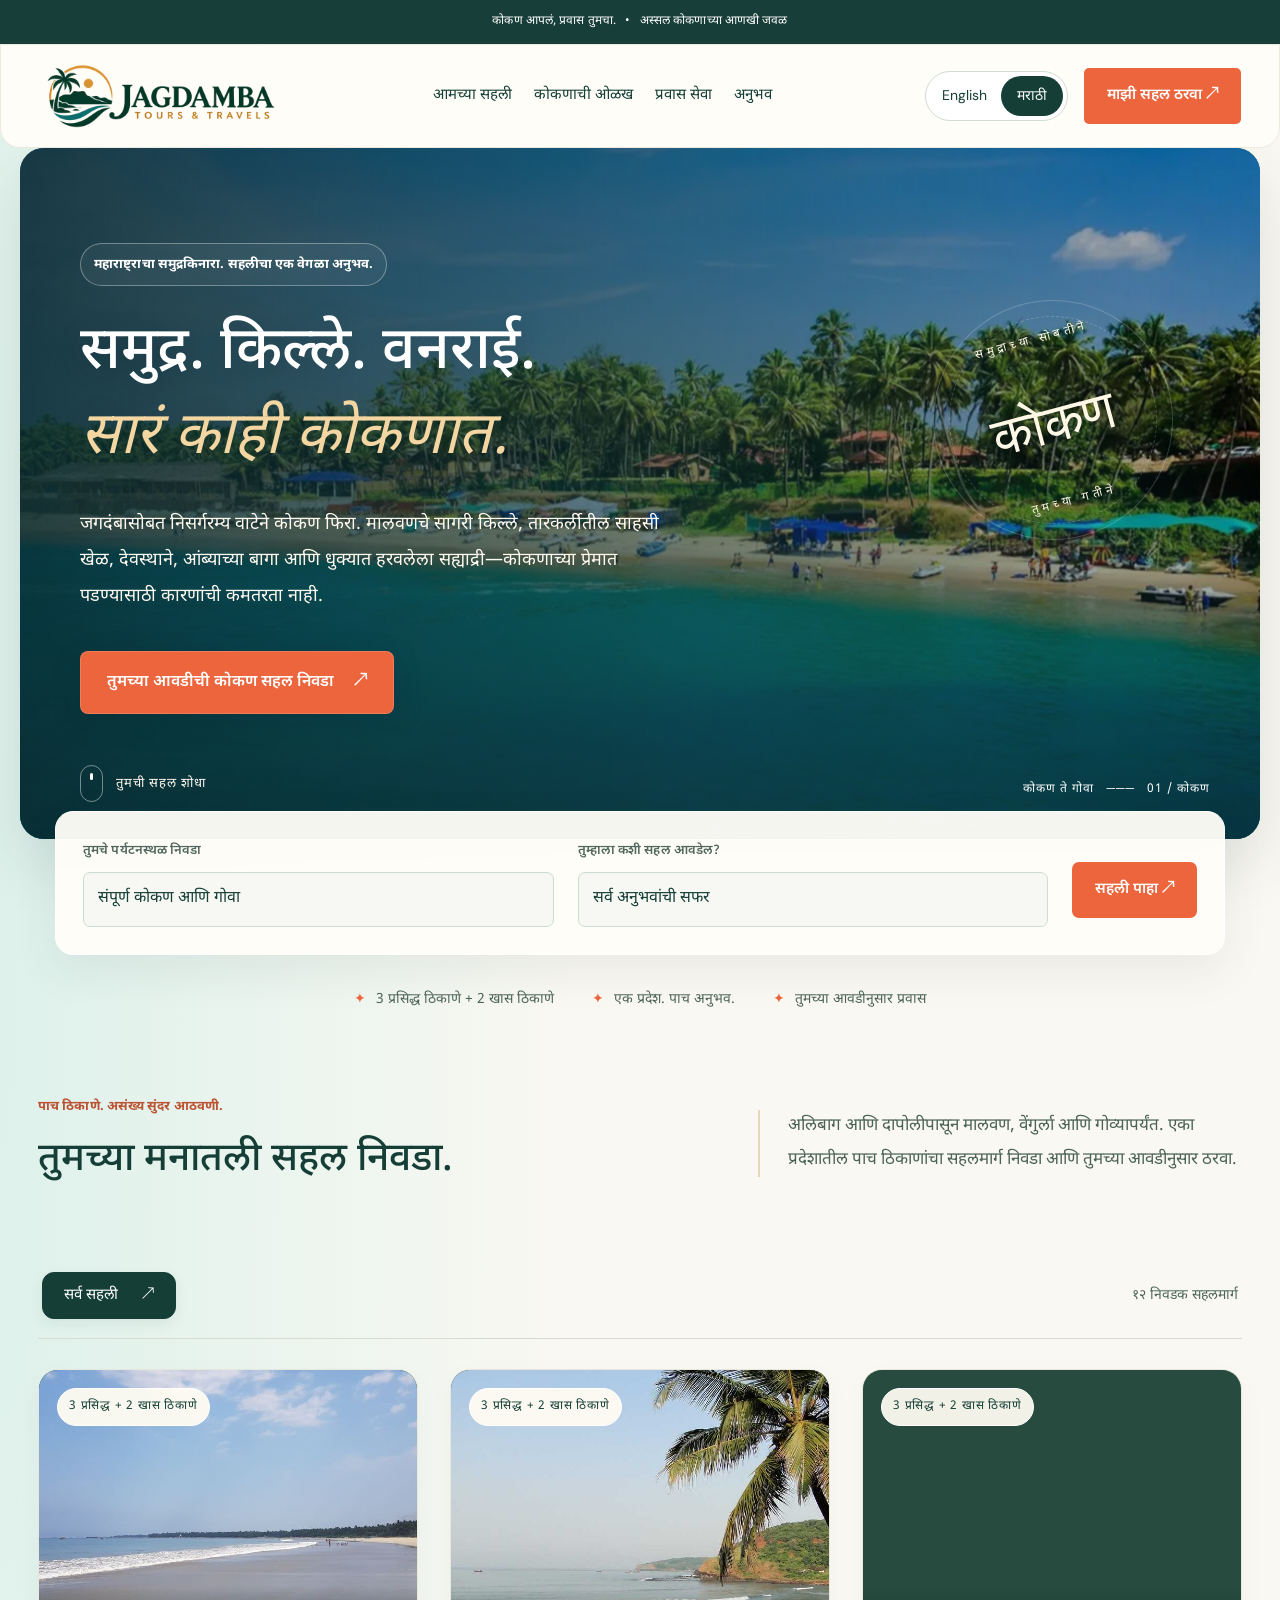
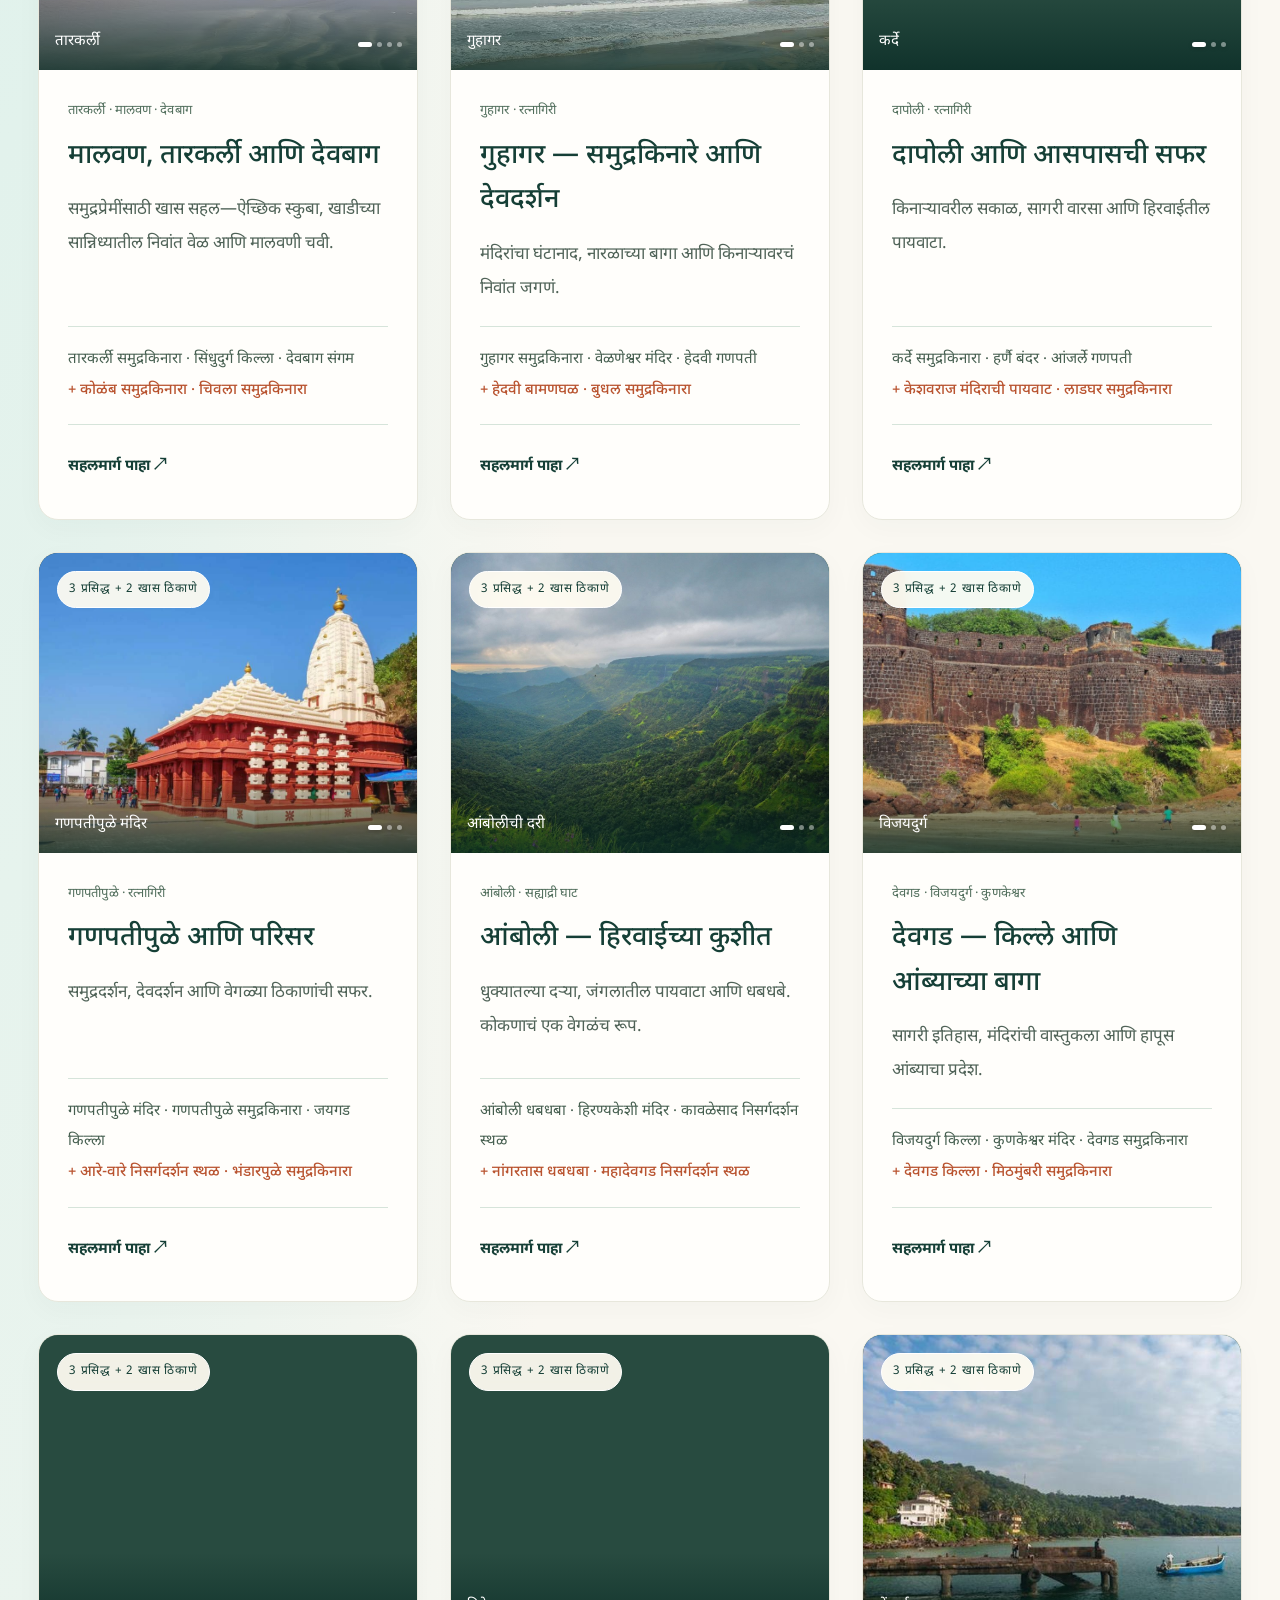
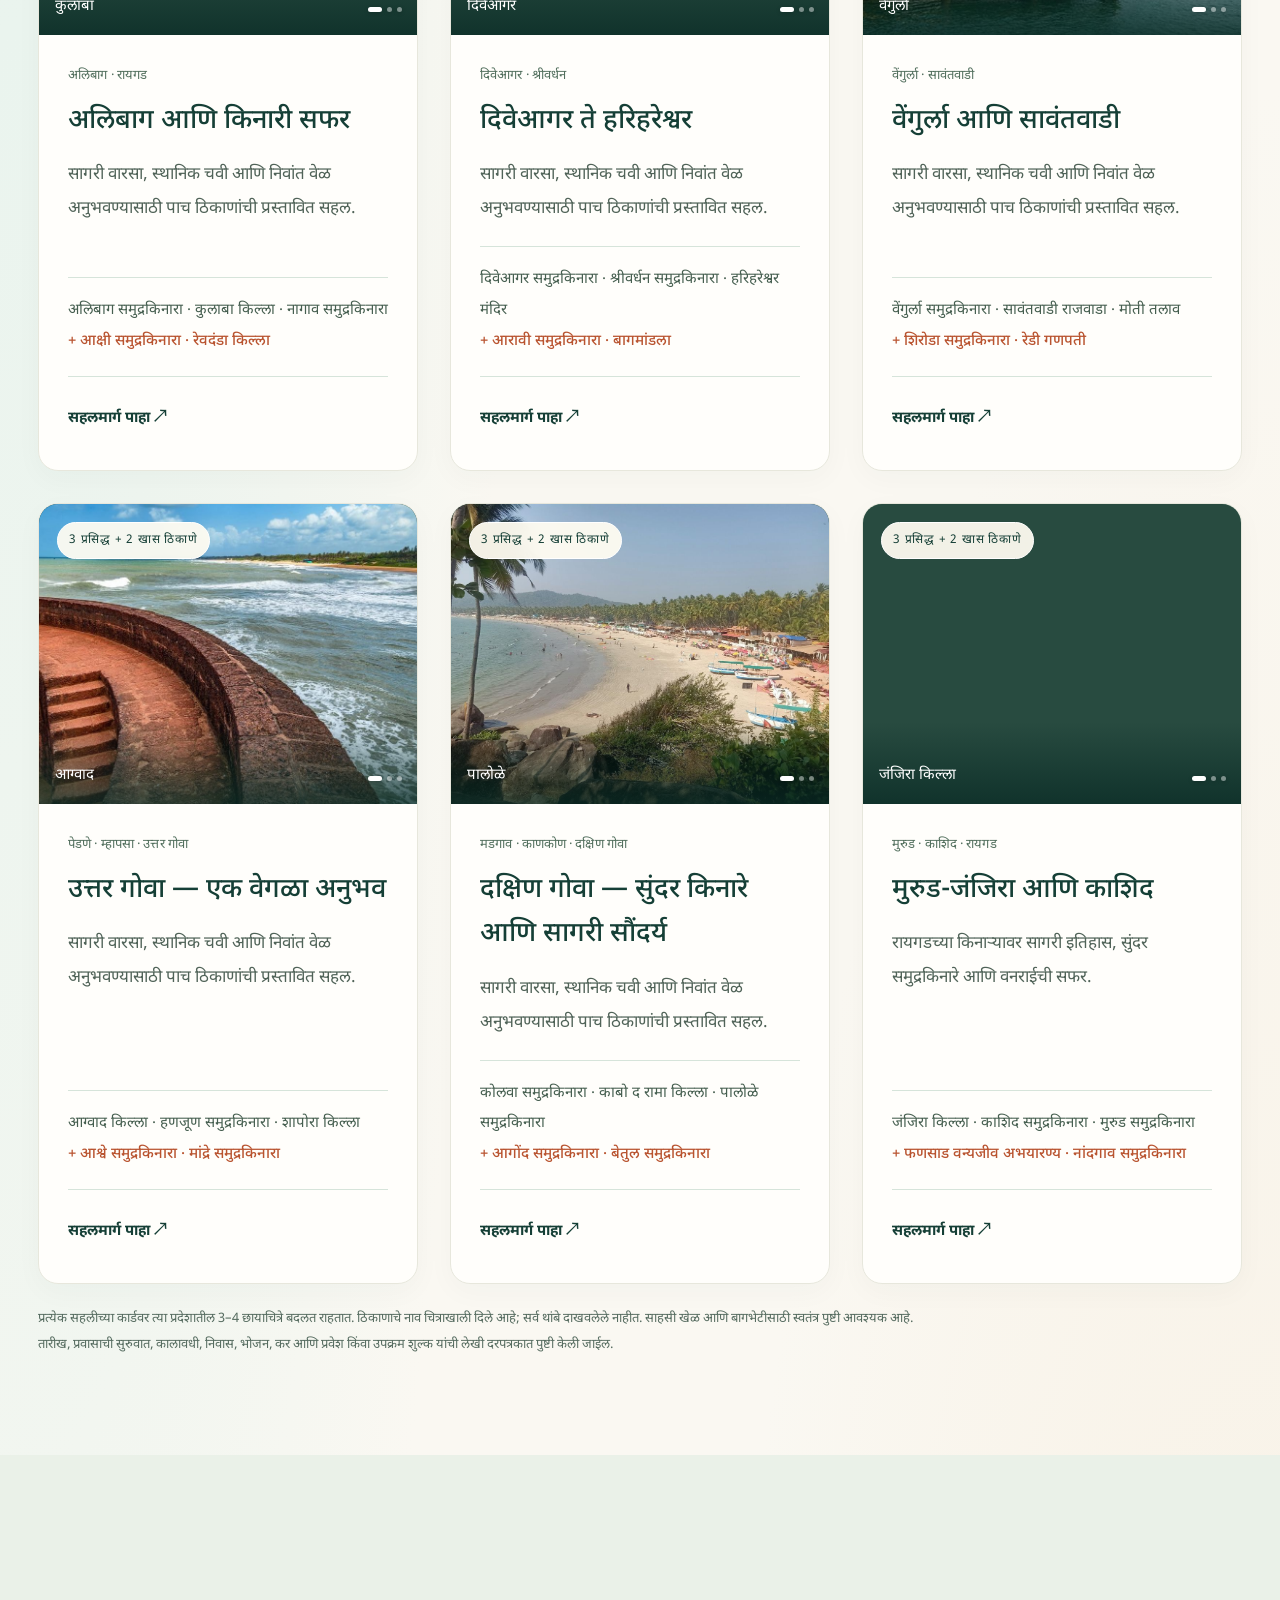
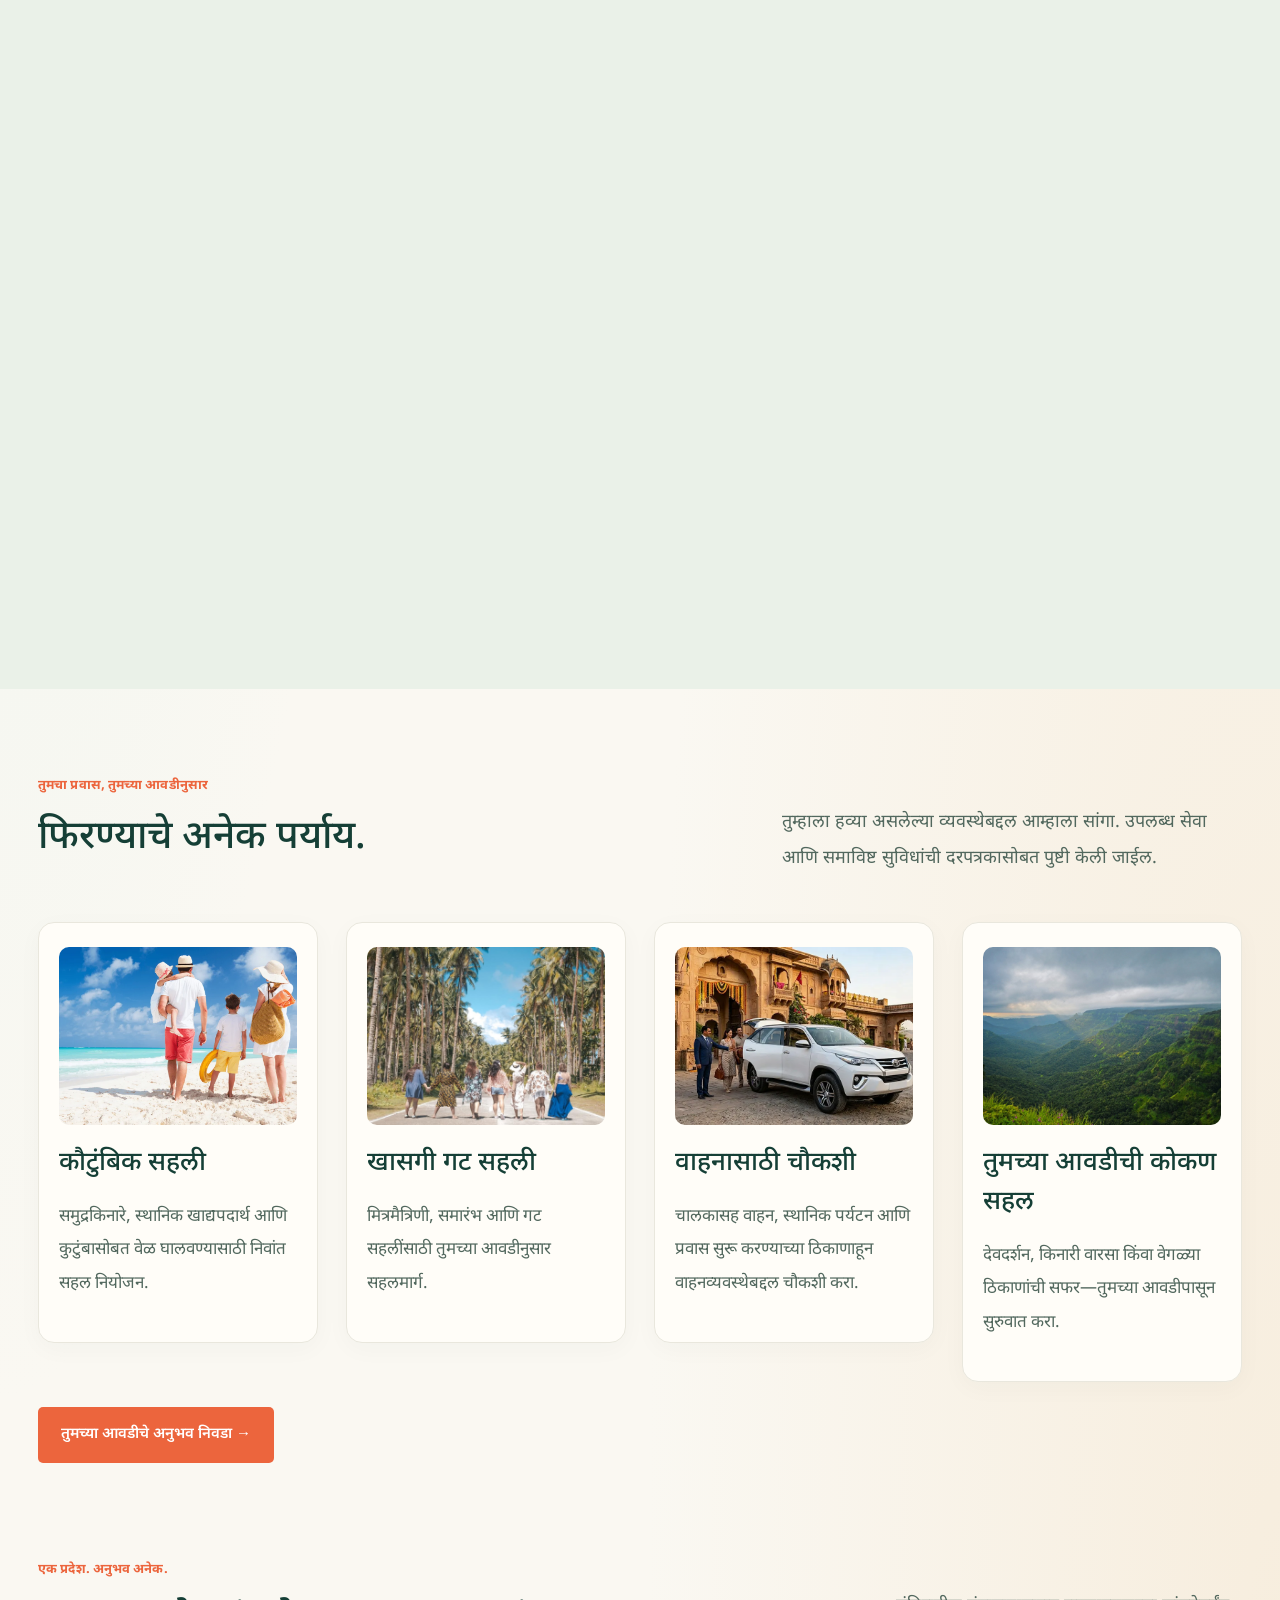
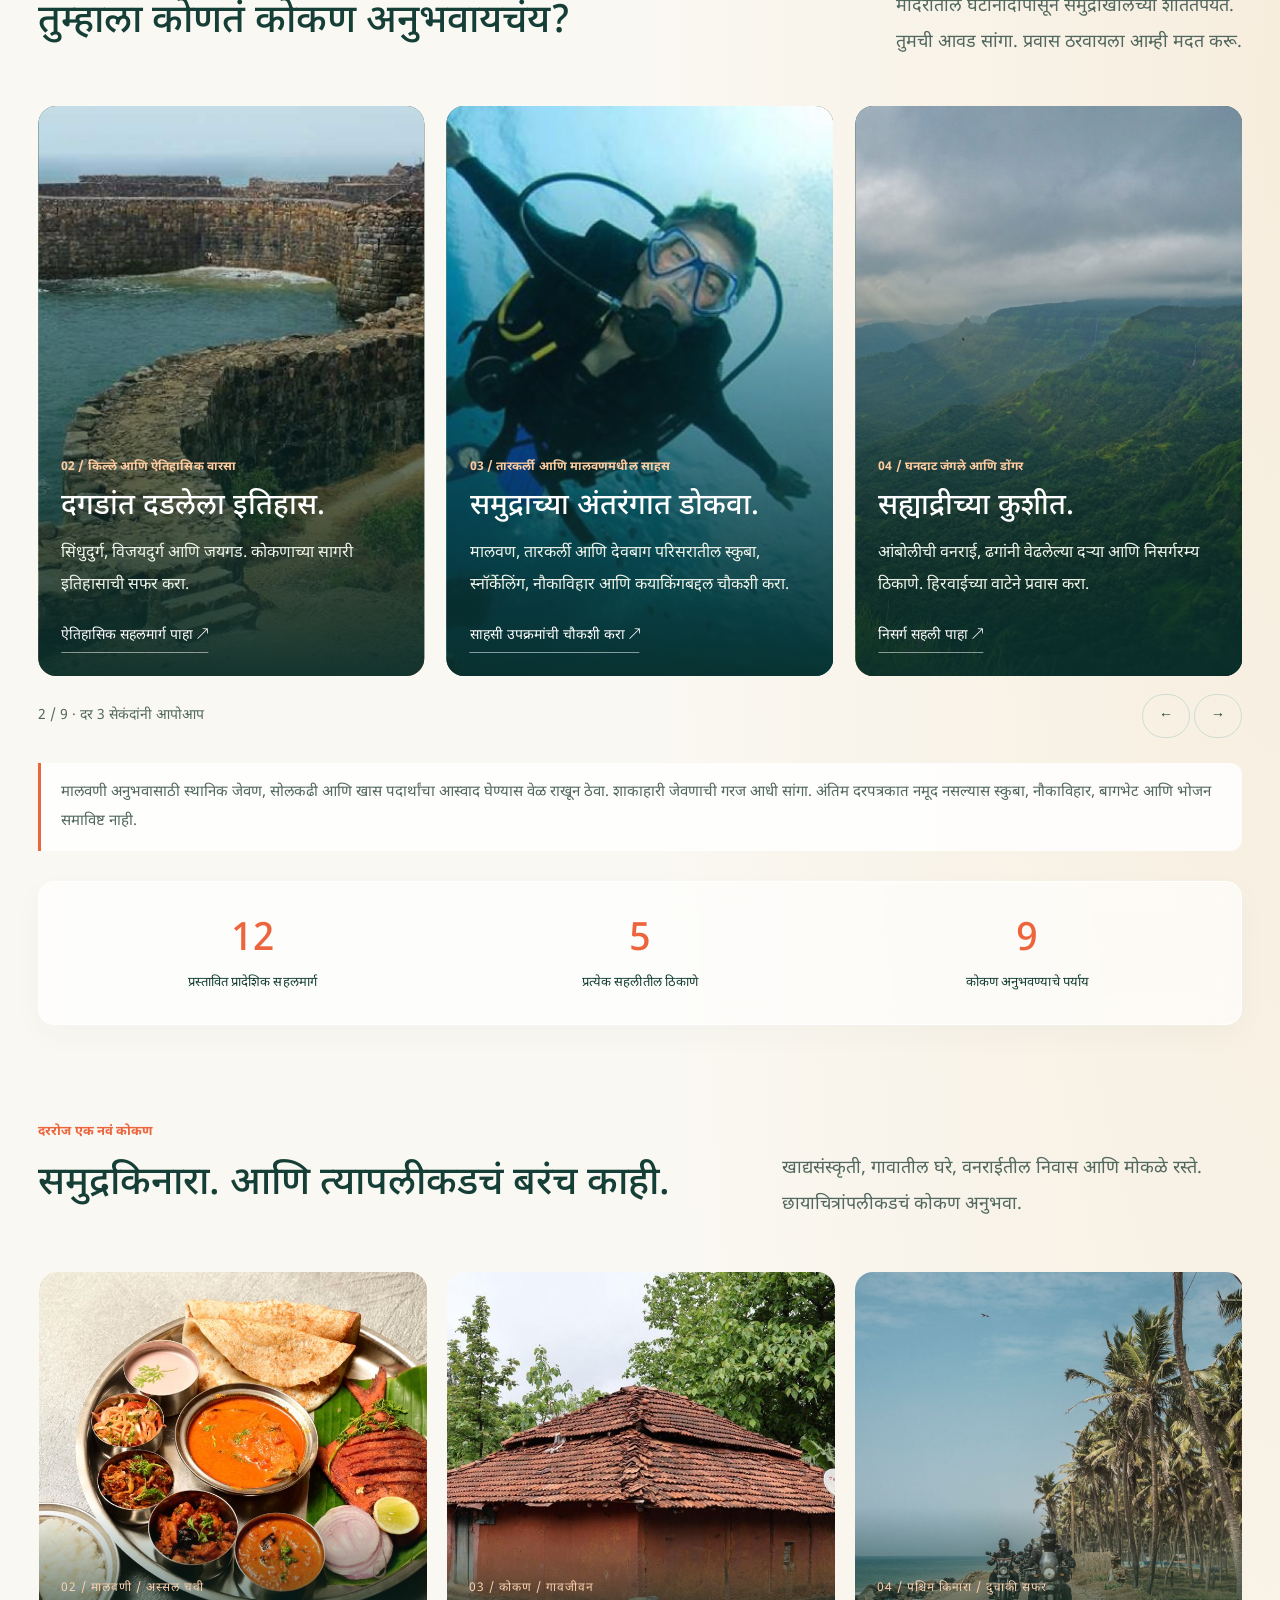
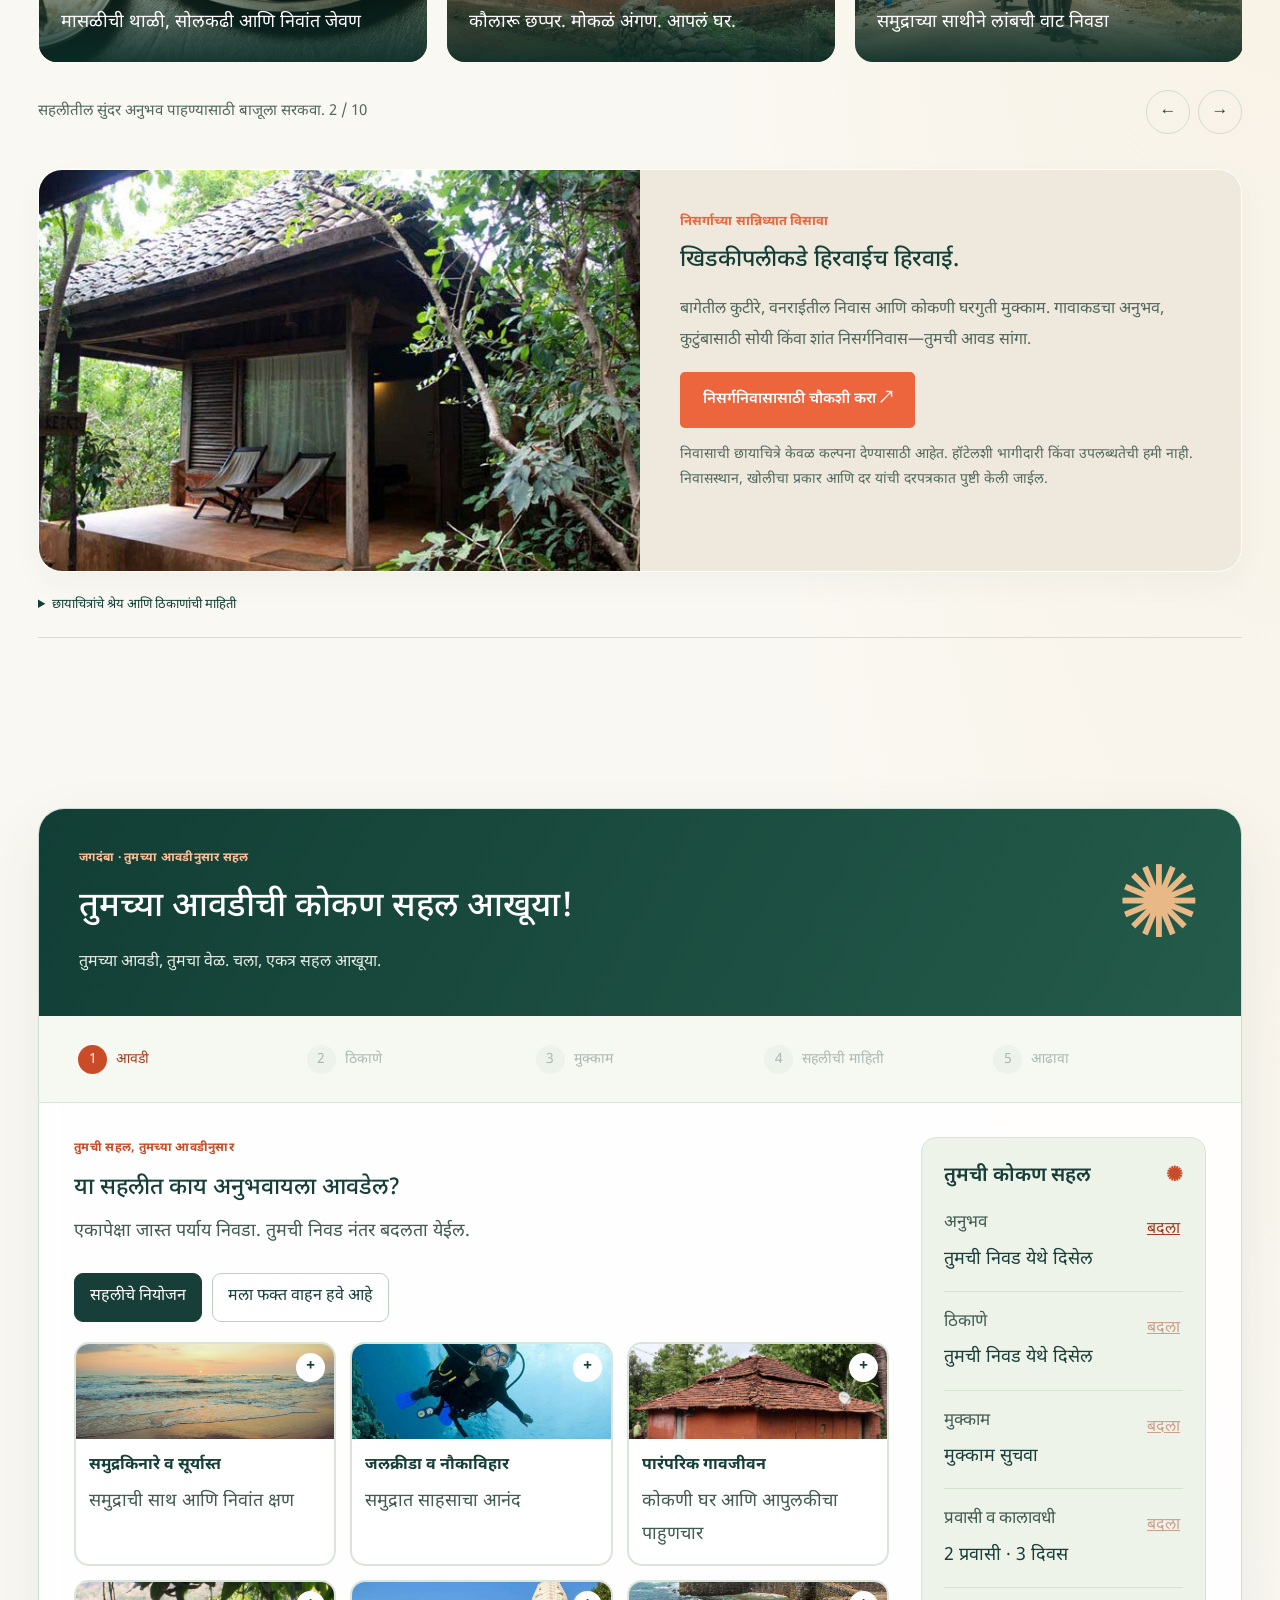
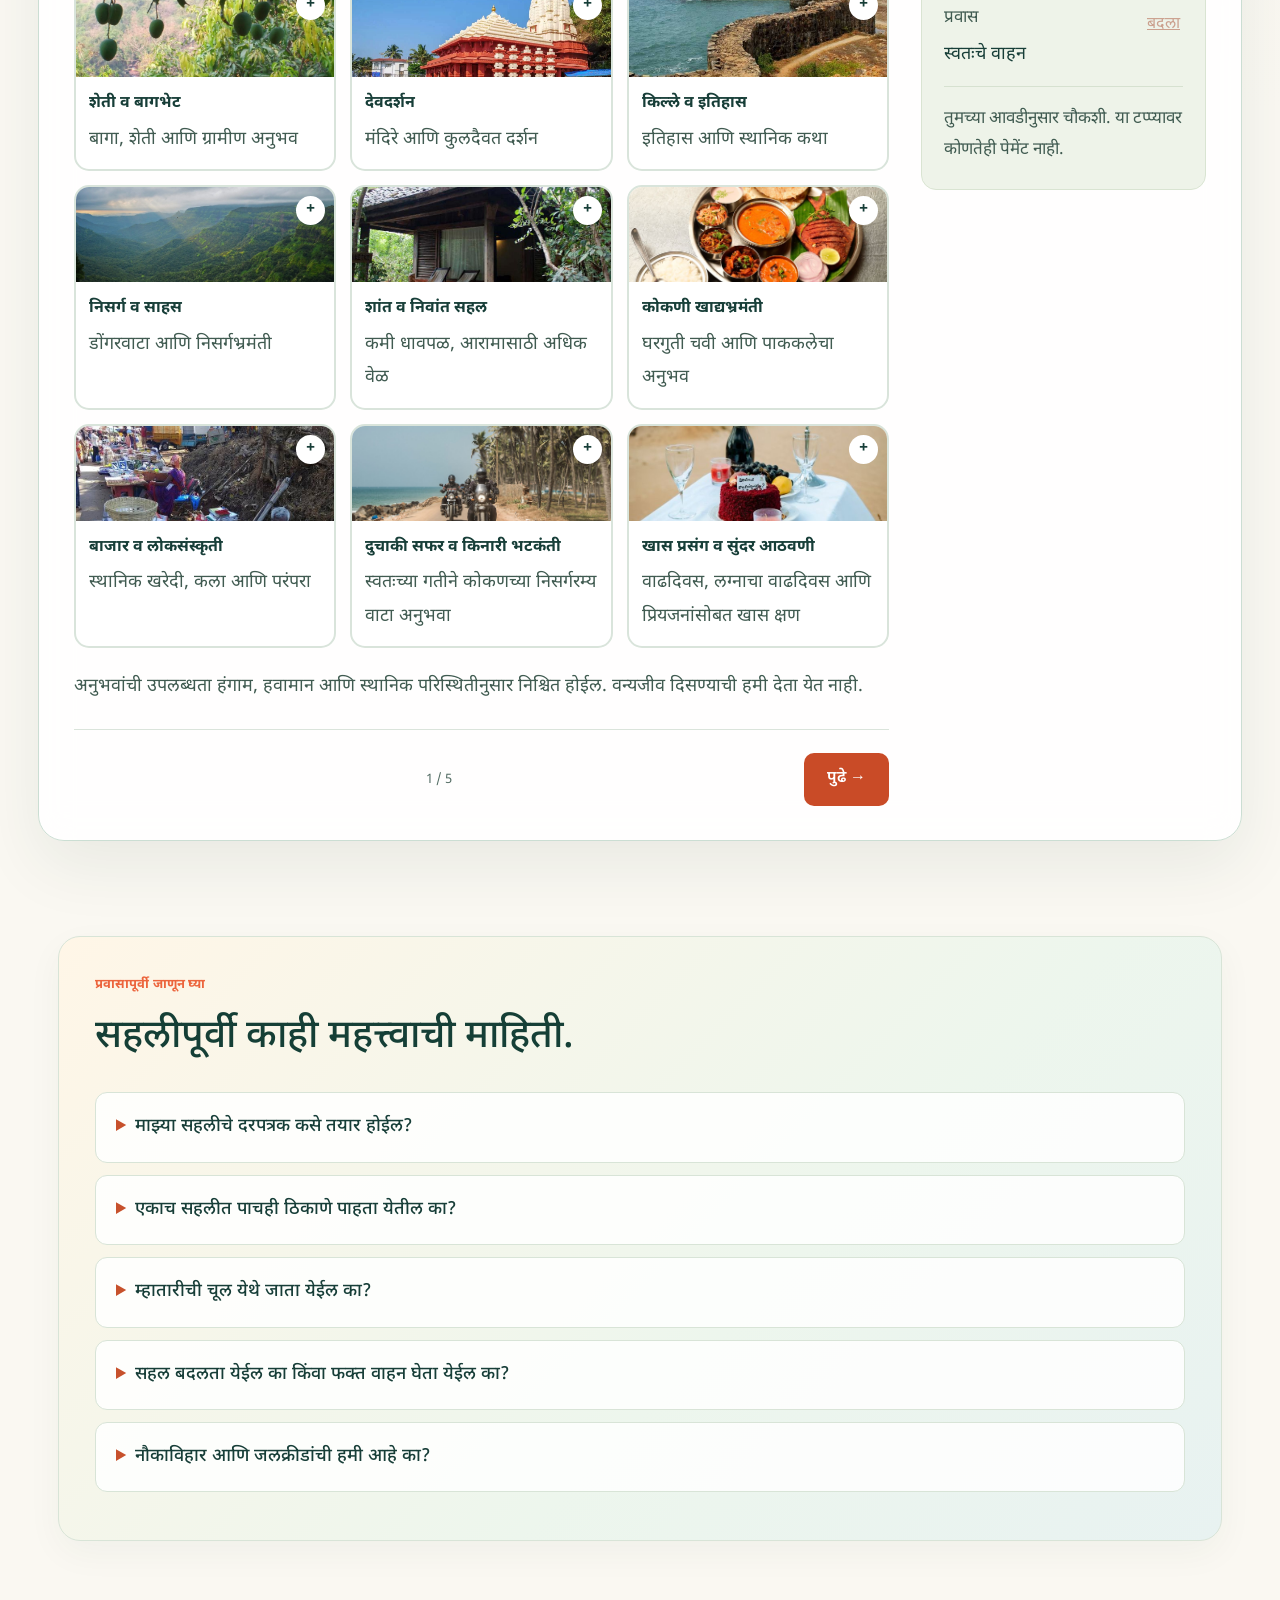
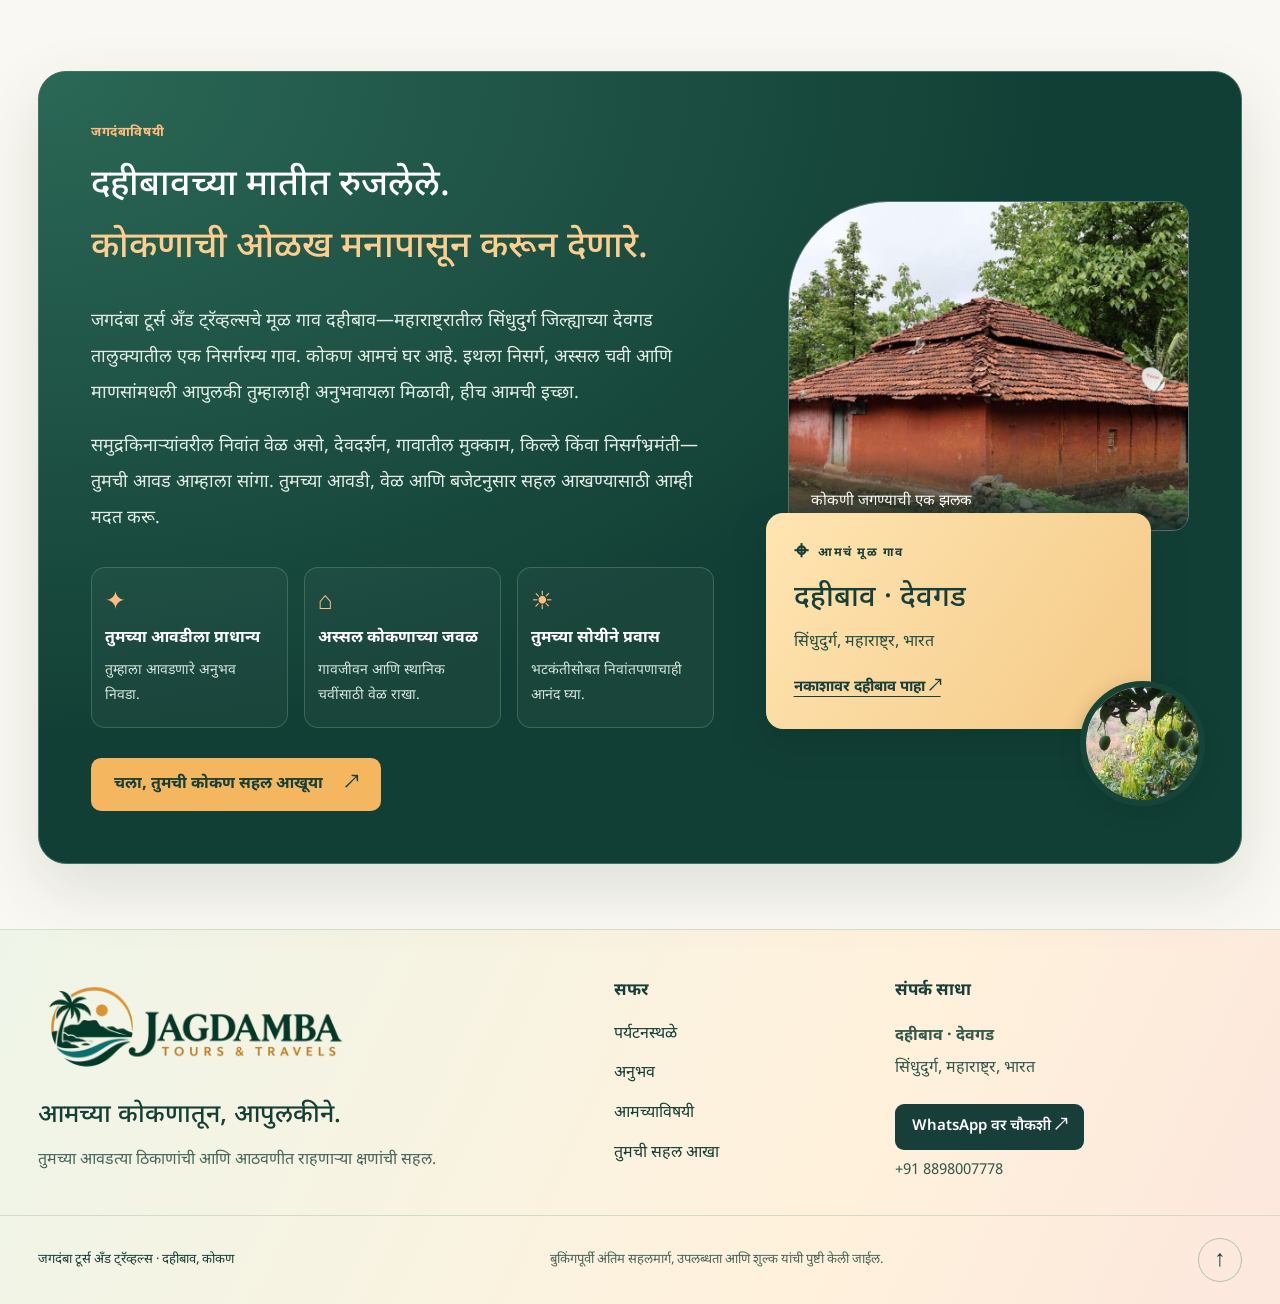
<file: mr.html>
<!doctype html><html lang="mr"><head><meta charset="UTF-8"><meta name="viewport" content="width=device-width,initial-scale=1"><title>जगदंबा टूर्स अँड ट्रॅव्हल्स | आपलं कोकण</title><meta name="description" content="जगदंबा टूर्स अँड ट्रॅव्हल्ससोबत कोकण आणि गोव्यातील पाच ठिकाणांच्या प्रस्तावित सहली पाहा. समुद्रकिनारे, निसर्ग आणि तुमच्या आवडीनुसार प्रवास."><link rel="preconnect" href="https://fonts.googleapis.com"><link rel="preconnect" href="https://fonts.gstatic.com" crossorigin><link href="https://fonts.googleapis.com/css2?family=DM+Sans:wght@400;500;600;700&family=Playfair+Display:wght@400;500;600&display=swap" rel="stylesheet"><style>
:root{--ink:#173e38;--paper:#faf9f4;--orange:#ec653d;--muted:#6d7870;--line:#dce2d8}*{box-sizing:border-box}html{scroll-behavior:smooth;scroll-padding-top:95px}body{margin:0;background:var(--paper);color:var(--ink);font-family:'DM Sans',sans-serif}a{color:inherit;text-decoration:none}button,input,select,textarea{font:inherit}button,a,input,select,textarea{outline-offset:5px}button{cursor:pointer}.wrap{max-width:1240px;margin:auto;padding:0 38px}.top{background:#173e38;color:#fff;text-align:center;padding:9px;font-size:11px;letter-spacing:1.5px}.nav{height:91px;display:flex;justify-content:space-between;align-items:center;gap:25px}.brand{display:flex;gap:12px;align-items:center}.mark{font-size:33px;color:var(--orange)}.brand strong{font-family:'Playfair Display';font-size:25px;letter-spacing:1px}.brand small{display:block;font-size:9px;letter-spacing:3px;margin-top:3px}.navlinks{display:flex;gap:28px;font-size:13px}.btn{display:inline-flex;align-items:center;justify-content:center;gap:20px;border:0;background:var(--orange);color:#fff;padding:16px 23px;border-radius:5px;font-size:13px;font-weight:600}.btn.light{background:#fff;color:var(--ink)}.btn.outline{background:transparent;border:1px solid var(--line);color:var(--ink)}.hero{margin:0 20px;min-height:620px;border-radius:12px;position:relative;overflow:hidden;background:#215a58;display:flex;align-items:center;color:white}.hero>img{position:absolute;width:100%;height:100%;object-fit:cover;filter:brightness(.67)}.hero:after{content:'';position:absolute;inset:0;background:linear-gradient(90deg,rgba(9,44,39,.65),transparent)}.herotext{position:relative;z-index:1;width:1240px;margin:auto;padding:65px 60px}.eyebrow{font-size:10px;letter-spacing:2.3px;font-weight:700;text-transform:uppercase}.hero .eyebrow{display:inline-block;border:1px solid #ffffff65;padding:9px 13px;border-radius:30px}h1,h2,h3{font-family:'Playfair Display',serif;font-weight:500}h1{font-size:76px;line-height:1.05;max-width:670px;margin:25px 0}h1 em{color:#ffcf94;font-weight:400}p{line-height:1.8}.hero p{max-width:460px;font-size:14px;color:#f0eee5}.hero .btn{margin-top:18px}.herofoot{position:absolute;bottom:23px;right:32px;z-index:2;font-size:10px;letter-spacing:1px}.finder{position:relative;z-index:3;background:white;margin:-28px auto 0;max-width:1070px;box-shadow:0 14px 45px #213c3910;border-radius:7px;padding:23px 28px;display:grid;grid-template-columns:1fr 1fr 1fr auto;gap:26px;align-items:center}.finder label{font-size:10px;text-transform:uppercase;letter-spacing:1.5px;display:block;margin-bottom:9px;color:var(--muted)}.finder select{background:white;color:var(--ink);border:0;width:100%;font-size:13px}.introbar{display:flex;justify-content:center;gap:70px;padding:32px;font-size:11px;color:var(--muted)}.introbar span:before{content:'✦';color:var(--orange);margin-right:10px}section{padding:75px 0}.heading{display:flex;justify-content:space-between;align-items:end;gap:35px;margin-bottom:30px}h2{font-size:46px;line-height:1.15;margin:13px 0}.heading p{font-size:13px;max-width:350px;color:var(--muted);margin-bottom:5px}.orange{color:var(--orange)}.filters{display:flex;gap:9px;flex-wrap:wrap;margin:28px 0}.chip{border:1px solid var(--line);background:transparent;padding:11px 20px;border-radius:30px;font-size:12px;color:var(--ink)}.chip.active{background:var(--ink);color:white;border-color:var(--ink)}.cards{display:grid;grid-template-columns:repeat(3,1fr);gap:25px}.card{background:white;border:1px solid #e3e7df;border-radius:9px;overflow:hidden;transition:transform .25s}.card:hover{transform:translateY(-5px)}.cardpic{height:235px;position:relative;background:#a1b9a3}.cardpic img{width:100%;height:100%;object-fit:cover}.badge{position:absolute;left:16px;top:16px;background:#fff;padding:7px 10px;border-radius:3px;font-size:10px;letter-spacing:.6px}.cardbody{padding:24px}.region{font-size:9px;letter-spacing:1.8px;color:var(--muted)}h3{font-size:25px;margin:10px 0}.cardbody>p{font-size:12px;color:var(--muted);min-height:44px}.stops{font-size:11px;line-height:2;color:#596e61;border-top:1px solid var(--line);padding:15px 0}.stops b{color:var(--orange);font-weight:500}.price{display:flex;justify-content:space-between;align-items:center;padding-top:12px;border-top:1px solid var(--line)}.price strong{font-size:25px}.price small{display:block;font-size:9px;color:var(--muted);margin-top:4px}.textbutton{border:0;background:none;font-size:12px;color:var(--ink);font-weight:700}.notice{font-size:11px;color:var(--muted);margin-top:22px;line-height:1.7}.story{background:#edf0e7}.split{display:grid;grid-template-columns:1fr 1fr;gap:80px;align-items:center}.storyimg{height:550px;border-radius:140px 8px 8px 8px;object-fit:cover;width:100%;background:#87a49b}.story p{font-size:13px;color:var(--muted)}.feature{display:grid;grid-template-columns:45px 1fr;border-top:1px solid #ced8cb;padding:18px 0;gap:10px}.feature b{font-size:13px}.feature span{font-family:'Playfair Display';font-size:23px;color:var(--orange)}.feature p{margin:5px 0 0;font-size:12px}.services{display:grid;grid-template-columns:repeat(4,1fr);gap:30px;margin-top:35px}.service{border-top:1px solid var(--line);padding-top:23px}.service span{color:var(--orange);font-size:24px}.service h3{font-size:21px}.service p{font-size:12px;color:var(--muted)}.gallery{display:grid;grid-template-columns:1.5fr 1fr 1fr;gap:16px;height:340px}.gallery figure{margin:0;position:relative;overflow:hidden;border-radius:8px;background:#638d80}.gallery img{width:100%;height:100%;object-fit:cover;transition:transform 1s}.gallery figure:hover img{transform:scale(1.06)}.gallery figcaption{position:absolute;bottom:0;padding:30px 20px 17px;background:linear-gradient(transparent,#143a38bb);color:white;width:100%;font-size:13px}.gallerynote{font-size:10px;color:var(--muted)}.plan{background:var(--ink);color:white;border-radius:12px;padding:55px;display:grid;grid-template-columns:.9fr 1.1fr;gap:65px}.plan h2{font-size:43px}.plan p{font-size:13px;color:#cad6cc}.formgrid{display:grid;grid-template-columns:1fr 1fr;gap:18px}label{font-size:11px}input,select,textarea{display:block;width:100%;padding:13px 12px;margin-top:7px;border:1px solid #69857a;border-radius:4px;background:#ffffff0c;color:white;min-width:0}select option{color:var(--ink);background:white}.full{grid-column:1/-1}textarea{resize:vertical}#result{background:#ffffff10;padding:16px;font-size:12px;white-space:pre-wrap}#result:empty{display:none}.faq{max-width:850px;margin:auto}details{border-bottom:1px solid var(--line);padding:21px 0}summary{cursor:pointer;font-size:14px;font-weight:500}details p{font-size:13px;color:var(--muted)}footer{border-top:1px solid var(--line);padding:40px 0 25px}footer .wrap{display:flex;align-items:center;justify-content:space-between;gap:30px}footer p{font-size:10px;color:var(--muted)}.preview{color:#6f796e;font-size:10px;text-align:center;padding:10px}dialog{border:0;border-radius:12px;max-width:650px;width:calc(100% - 32px);padding:35px;color:var(--ink);background:var(--paper)}dialog::backdrop{background:#0d3029bb}.close{float:right;border:0;background:transparent;font-size:25px;color:var(--ink)}.routeitem{display:flex;gap:18px;border-bottom:1px solid var(--line);padding:14px 0}.routeitem span{color:var(--orange);font-size:12px}.routeitem p{margin:3px 0;font-size:12px;color:var(--muted)}@media(max-width:900px){.navlinks{display:none}.cards{grid-template-columns:1fr 1fr}.split{gap:35px}.services{grid-template-columns:1fr 1fr}.finder{margin:15px 25px 0;gap:15px}.introbar{gap:20px}.plan{gap:30px;padding:30px}h1{font-size:62px}}@media(max-width:600px){.wrap{padding:0 22px}.top{font-size:8px}.nav{height:78px}.brand strong{font-size:20px}.brand small{font-size:7px}.nav>.btn{padding:12px;font-size:10px}.hero{margin:0 10px;min-height:570px}.herotext{padding:45px 24px}h1{font-size:56px}.hero p{font-size:13px}.herofoot{font-size:8px}.finder{grid-template-columns:1fr 1fr;padding:20px;margin:15px 18px 0}.finder>.btn{width:100%}.introbar{flex-wrap:wrap;padding:25px 15px;gap:13px;font-size:9px}section{padding:47px 0}.heading{display:block}h2{font-size:35px}.cards,.split,.plan{grid-template-columns:1fr}.cardpic{height:245px}.storyimg{height:350px}.services{gap:20px}.gallery{grid-template-columns:1fr 1fr;height:440px}.gallery figure:first-child{grid-column:1/-1}.plan{border-radius:0;padding:30px 22px}.planwrap{padding:0}.formgrid{gap:13px}.plan h2{font-size:35px}footer .wrap{display:block}.gallerynote{line-height:1.7}}

[hidden]{display:none!important}.scroll-progress{position:fixed;top:0;left:0;height:3px;background:var(--orange);z-index:100;width:0;pointer-events:none}.nav{position:relative;z-index:5}.navlinks a{position:relative;padding:8px 0}.navlinks a:after{content:'';position:absolute;bottom:0;left:0;width:0;height:2px;background:var(--orange);transition:width .3s}.navlinks a:hover:after{width:100%}.btn{transition:transform .25s,box-shadow .25s,background .25s}.btn:hover{transform:translateY(-3px);box-shadow:0 10px 25px #173e3825}.hero>img{animation:coastal-drift 16s ease-in-out infinite alternate}.herotext>*{animation:welcome .9s both}.herotext h1{animation-delay:.15s}.herotext p{animation-delay:.3s}.herotext .btn{animation-delay:.45s}@keyframes coastal-drift{from{transform:scale(1)}to{transform:scale(1.08)}}@keyframes welcome{from{opacity:0;transform:translateY(22px)}to{opacity:1;transform:translateY(0)}}.reveal{transition:opacity .75s,transform .75s}.motion-ready .reveal:not(.visible){opacity:0;transform:translateY(28px)}.motion-ready .reveal.slide-left:not(.visible){transform:translateX(-25px)}.motion-ready .reveal.slide-right:not(.visible){transform:translateX(25px)}.reveal.visible{opacity:1;transform:none}.cardpic img{transition:transform .65s}.card:hover .cardpic img{transform:scale(1.06)}.card{animation:welcome .5s both}.card:nth-child(3n+2){animation-delay:.08s}.card:nth-child(3n+3){animation-delay:.16s}.chip{transition:background .25s,color .25s,transform .25s}.chip:hover{transform:translateY(-2px)}dialog[open]{animation:welcome .3s}.experience-grid{display:grid;grid-template-columns:repeat(3,1fr);gap:22px}.experience-tile{position:relative;overflow:hidden;aspect-ratio:4/4.4;border-radius:9px;background:#284b40;color:white;display:flex;align-items:end;isolation:isolate}.experience-tile img{position:absolute;inset:0;width:100%;height:100%;object-fit:cover;z-index:-2;transition:transform .8s}.experience-tile:after{content:'';position:absolute;inset:0;background:linear-gradient(transparent 15%,#082b24eb);z-index:-1}.experience-tile:hover img{transform:scale(1.08)}.experience-copy{padding:25px;width:100%}.experience-copy h3{font-size:28px;margin:8px 0}.experience-copy p{font-size:12px;color:#edf3e8;line-height:1.7;margin:8px 0}.experience-copy .eyebrow{color:#ffcc9f;font-size:9px}.experience-link{margin-top:13px;display:inline-block;font-size:11px;border-bottom:1px solid #ffffff80;padding-bottom:4px}.discovery-strip{display:grid;grid-template-columns:repeat(3,1fr);background:#f0eee4;padding:30px;border-radius:8px;gap:20px;margin-top:30px;text-align:center}.discovery-strip strong{display:block;font-family:'Playfair Display';font-size:39px;color:var(--orange)}.discovery-strip span{font-size:10px;letter-spacing:1px;text-transform:uppercase}.season-note{background:#fff;border-left:3px solid var(--orange);padding:15px 20px;font-size:12px;line-height:1.8;color:var(--muted);margin-top:25px}.gallery{grid-template-columns:1.3fr 1fr 1fr;height:340px}.image-credits summary{font-size:10px;font-weight:400}.image-credits p{font-size:10px}.storyimg{object-position:center}.route-thumb{width:100%;height:180px;object-fit:cover;border-radius:6px;margin-top:15px}.cardpic .badge{font-size:9px}.hero h1{max-width:800px}.floating-top{position:fixed;right:22px;bottom:22px;z-index:8;border-radius:50%;width:43px;height:43px;background:var(--orange);color:white;border:0;box-shadow:0 6px 25px #173e3833;opacity:0;pointer-events:none;transform:translateY(15px);transition:.3s}.floating-top.show{opacity:1;pointer-events:auto;transform:none}@media(max-width:900px){.experience-grid{grid-template-columns:1fr 1fr}}@media(max-width:600px){.experience-grid{grid-template-columns:1fr}.experience-tile{aspect-ratio:1.1}.discovery-strip{padding:20px 10px;gap:12px}.discovery-strip strong{font-size:31px}.discovery-strip span{font-size:8px}.gallery{height:470px}.hero h1{font-size:51px}.reveal{transition-duration:.5s}}@media(prefers-reduced-motion:reduce){html{scroll-behavior:auto}*,*:before,*:after{animation:none!important;transition:none!important}.motion-ready .reveal:not(.visible){opacity:1;transform:none}}

/* Equal-sized responsive postcard slider */
.gallery{display:flex;gap:20px;height:auto;overflow-x:auto;scroll-snap-type:x mandatory;scrollbar-width:none;padding:4px 0 12px;overscroll-behavior-x:contain}.gallery::-webkit-scrollbar{display:none}.gallery figure,.gallery figure:first-child{flex:0 0 calc((100% - 40px)/3);height:390px;min-width:0;scroll-snap-align:start;grid-column:auto}.gallery img{display:block}.gallery figcaption{font-size:15px;line-height:1.5;padding:70px 22px 23px;background:linear-gradient(transparent,#082c26eb)}.gallery figcaption small{display:block;color:#fbd1af;font-size:10px;letter-spacing:1.4px;margin-bottom:9px}.slider-tools{display:flex;align-items:center;justify-content:space-between;gap:14px;margin:16px 0}.slider-tools p{font-size:12px;color:var(--muted);margin:0}.slider-buttons{display:flex;gap:8px}.slider-buttons button{height:44px;min-width:44px;border:1px solid var(--line);border-radius:50%;background:transparent;color:var(--ink)}.slider-buttons button:hover{background:var(--ink);color:white}.slider-buttons button[aria-pressed=true]{background:var(--orange);color:white;border-color:var(--orange)}.coast-route{display:flex;flex-wrap:wrap;gap:10px;align-items:center;margin:25px 0}.coast-route span{border:1px solid var(--line);border-radius:24px;padding:10px 16px;font-size:12px}.coast-route span:last-child{background:var(--ink);color:white}.stay-banner{display:grid;grid-template-columns:1fr 1fr;background:#edf0e7;border-radius:12px;overflow:hidden;margin-top:35px}.stay-banner>img{height:100%;min-height:340px;width:100%;object-fit:cover}.stay-banner>div{padding:40px}.stay-banner h3{font-size:35px}.stay-banner p{font-size:13px;color:var(--muted)}@media(max-width:900px){.gallery figure,.gallery figure:first-child{flex-basis:calc((100% - 20px)/2);height:360px}}@media(max-width:600px){.gallery{gap:14px}.gallery figure,.gallery figure:first-child{flex-basis:88%;height:370px}.gallery figcaption{font-size:16px}.slider-tools{align-items:start}.slider-tools p{max-width:170px;font-size:11px}.stay-banner{grid-template-columns:1fr}.stay-banner>img{height:260px;min-height:0}.stay-banner>div{padding:26px}.coast-route{gap:8px}.coast-route span{padding:8px 12px;font-size:11px}.formgrid{grid-template-columns:1fr}.services{grid-template-columns:1fr 1fr}h1{overflow-wrap:break-word}}@media(max-width:360px){.nav>.btn{padding:10px 8px}.brand strong{font-size:17px}.mark{font-size:25px}.wrap{padding:0 16px}.gallery figure,.gallery figure:first-child{height:330px}}

.services{align-items:start}.service-photo{display:block;width:100%;height:auto;aspect-ratio:4/3;object-fit:cover;border-radius:8px;margin-bottom:20px}.service{min-width:0}.experience-window{overflow:hidden;border-radius:9px;touch-action:pan-y}.experience-grid{display:flex;gap:22px;transition:transform 950ms cubic-bezier(.25,.6,.3,1);will-change:transform}.experience-grid .experience-tile{flex:0 0 calc((100% - 44px)/3);min-width:0;opacity:1!important;transform:none!important;transition:none!important}.experience-grid .experience-copy{padding:23px}.experience-controls{display:flex;align-items:center;justify-content:space-between;margin:18px 0 25px;gap:12px}.experience-controls span{font-size:12px;color:var(--muted)}.experience-controls button{background:transparent;border:1px solid var(--line);color:var(--ink);border-radius:30px;min-height:44px;padding:10px 16px}.experience-controls button:hover{background:var(--ink);color:white}@media(max-width:900px){.experience-grid .experience-tile{flex-basis:calc((100% - 22px)/2)}}@media(max-width:600px){.services{grid-template-columns:repeat(2,minmax(0,1fr));gap:28px 18px}.service h3{font-size:21px}.service p{font-size:12px}.service-photo{margin-bottom:15px}.experience-grid{gap:14px}.experience-grid .experience-tile{flex-basis:100%;aspect-ratio:1.06}.experience-controls span{font-size:11px}.experience-controls button{padding:10px 12px}}

.destination-deck{position:absolute;inset:0;overflow:hidden;isolation:isolate;background:#284b40}.cardpic .destination-photo{position:absolute;inset:0;width:100%;height:100%;object-fit:cover;opacity:0;transform:scale(1.09) translateX(3%);transition:opacity 1200ms ease,transform 2200ms cubic-bezier(.2,.6,.3,1);z-index:0}.cardpic .destination-photo.is-current{opacity:1;transform:scale(1) translateX(0);z-index:1}.card:hover .cardpic .destination-photo{transform:scale(1.09) translateX(3%)}.card:hover .cardpic .destination-photo.is-current{transform:scale(1) translateX(0)}.photo-caption{position:absolute;bottom:0;left:0;right:0;padding:40px 16px 15px;background:linear-gradient(transparent,#0a2c26c9);color:white;font-size:12px;z-index:3}.photo-dots{position:absolute;right:15px;bottom:18px;display:flex;gap:5px;z-index:4}.photo-dots i{display:block;width:5px;height:5px;border-radius:50%;background:#ffffff70}.photo-dots i.active{background:white;width:14px;border-radius:4px}.photo-caption{padding-right:85px}.cardpic .badge{z-index:5}.gallery{scroll-behavior:smooth}
.route-photo-wrap{position:relative;height:260px;margin-top:15px;overflow:hidden;border-radius:8px}.route-photo-wrap .destination-photo{position:absolute;inset:0;width:100%;height:100%;object-fit:cover;opacity:0;transform:scale(1.09) translateX(3%);transition:opacity 1200ms,transform 2200ms;z-index:0}.route-photo-wrap .destination-photo.is-current{opacity:1;transform:scale(1);z-index:1}
.finder{max-width:1100px;padding:24px;gap:20px;border:1px solid #e4e9e0;border-radius:14px;box-shadow:0 16px 45px #173e3810;grid-template-columns:minmax(0,1.25fr) minmax(0,1.25fr) minmax(140px,.8fr) auto;align-items:center}.finder>div{min-width:0}.finder label,.finder-label{display:block;margin:0 0 9px;font-size:10px;line-height:1.4;font-weight:600;letter-spacing:1.1px;text-transform:uppercase;color:var(--muted)}.finder select{appearance:none;-webkit-appearance:none;display:block;width:100%;margin:0;padding:14px 36px 14px 14px;border:1px solid var(--line);border-radius:7px;background-color:#fafbf8;background-image:url("data:image/svg+xml,%3Csvg xmlns='http://www.w3.org/2000/svg' width='16' height='16' viewBox='0 0 24 24' fill='none' stroke='%23173e38' stroke-width='1.5'%3E%3Cpath d='m6 9 6 6 6-6'/%3E%3C/svg%3E");background-repeat:no-repeat;background-position:right 12px center;color:var(--ink);font-size:13px;line-height:1.5;min-height:48px;cursor:pointer}.finder select:focus{border-color:var(--ink)}.finder-budget{padding-left:18px;border-left:1px solid var(--line)}.finder-budget strong{display:block;font-size:24px;line-height:1.3;font-weight:500;white-space:nowrap}.finder-budget small{font-size:10px;font-weight:400;color:var(--muted)}.budget-note{display:block;font-size:9px;line-height:1.5;color:var(--muted);margin-top:5px}.finder>.btn{min-height:48px;align-self:end;margin-bottom:9px;white-space:nowrap;border-radius:7px}.escapes-toolbar{display:flex;align-items:center;justify-content:space-between;gap:15px;padding:18px 0;margin:10px 0 28px;border-top:1px solid var(--line);border-bottom:1px solid var(--line)}.escapes-toolbar .chip{border-radius:6px;padding:12px 19px;font-size:12px;display:flex;gap:24px;align-items:center}.escapes-total{font-size:11px;color:var(--muted)}@media(max-width:900px){.finder{margin:18px 25px 0;grid-template-columns:minmax(0,1fr) minmax(0,1fr)}.finder-budget{padding-left:0;border:0}.finder>.btn{align-self:center;margin:0}}@media(max-width:600px){.finder{margin:16px 18px 0;padding:20px;gap:20px 14px}.finder>div:nth-child(1),.finder>div:nth-child(2){grid-column:1/-1}.finder select{font-size:14px;padding-top:13px;padding-bottom:13px}.finder-budget strong{font-size:25px}.finder>.btn{font-size:11px;padding:14px 12px;gap:8px;white-space:normal}.finder label{font-size:10px}.escapes-total{max-width:130px;text-align:right;line-height:1.5;font-size:10px}.escapes-toolbar{margin-bottom:25px}}

/* Destination finder without a price panel. */
@media(min-width:901px){.finder{grid-template-columns:minmax(0,1fr) minmax(0,1fr) auto}}
@media(max-width:900px){.finder>.btn{grid-column:1/-1}}
</style><link rel="stylesheet" href="https://fonts.googleapis.com/css2?family=Noto+Sans+Devanagari:wght@400;500;600;700&display=swap"><link rel="stylesheet" href="assets/language.css"><link rel="stylesheet" href="assets/premium.css?v=light-coast-2"><script src="assets/language-preference.js"></script><link rel="canonical" href="https://sandesh651.github.io/jagdamba-tours-travels/mr.html"><link rel="alternate" hreflang="en" href="https://sandesh651.github.io/jagdamba-tours-travels/"><link rel="alternate" hreflang="mr" href="https://sandesh651.github.io/jagdamba-tours-travels/mr.html"><link rel="alternate" hreflang="x-default" href="https://sandesh651.github.io/jagdamba-tours-travels/"><link rel="stylesheet" href="assets/trip-planner.css?v=3"><link rel="stylesheet" href="assets/brand.css"><link rel="stylesheet" href="assets/about.css?v=1"><link rel="preload" as="image" href="assets/hero-coast.webp" fetchpriority="high"><style>.hero>img{animation:none!important}.hero{box-shadow:0 12px 32px #173e3814}.finder,.packages-intro{backdrop-filter:none;-webkit-backdrop-filter:none}</style><link rel="stylesheet" href="assets/phone-readable.css?v=1"><link rel="stylesheet" href="assets/cinematic.css?v=3"></head><body><div class="scroll-progress" aria-hidden="true"></div><div class="top">कोकण आपलं, प्रवास तुमचा. &nbsp; • &nbsp; अस्सल कोकणाच्या आणखी जवळ</div><header class="wrap nav"><a class="brand" href="#"><img class="brand-logo" src="assets/jagdamba-logo.webp" width="2172" height="724" alt="जगदंबा TOURS &amp; TRAVELS"></a><nav class="navlinks"><a href="#packages">आमच्या सहली</a><a href="#why">कोकणाची ओळख</a><a href="#services">प्रवास सेवा</a><a href="#experiences">अनुभव</a></nav><div class="nav-actions"><div class="language-switch" role="group" aria-label="Language / भाषा"><a href="index.html?lang=en" hreflang="en" lang="en" data-language="en">English</a><a href="mr.html?lang=mr" hreflang="mr" lang="mr" data-language="mr">मराठी</a></div><a class="btn" href="#plan">माझी सहल ठरवा ↗</a></div></header>
<main><div class="sea-opening"><div class="hero"><img src="assets/hero-coast.webp" loading="eager" fetchpriority="high" decoding="async" alt="भारतीय समुद्रकिनाऱ्याचे प्रातिनिधिक छायाचित्र" onerror="this.src='assets/india-coast.jpg';this.alt='भारतीय समुद्रकिनाऱ्याचे प्रातिनिधिक छायाचित्र'"><div class="herotext"><div class="eyebrow">महाराष्ट्राचा समुद्रकिनारा. सहलीचा एक वेगळा अनुभव.</div><h1>समुद्र. किल्ले. वनराई.<br><em>सारं काही कोकणात.</em></h1><p>जगदंबासोबत निसर्गरम्य वाटेने कोकण फिरा. मालवणचे सागरी किल्ले, तारकर्लीतील साहसी खेळ, देवस्थाने, आंब्याच्या बागा आणि धुक्यात हरवलेला सह्याद्री—कोकणाच्या प्रेमात पडण्यासाठी कारणांची कमतरता नाही.</p><a class="btn" href="#packages">तुमच्या आवडीची कोकण सहल निवडा <span>↗</span></a></div><div class="herofoot">कोकण ते गोवा &nbsp; ─── &nbsp; 01 / कोकण</div></div></div>
<div class="finder"><div><label for="region">तुमचे पर्यटनस्थळ निवडा</label><select id="region"><option value="all">संपूर्ण कोकण आणि गोवा</option><option value="south">मालवण आणि सिंधुदुर्ग</option><option value="central">गुहागर आणि रत्नागिरी</option><option value="north">दापोली आणि परिसर</option><option value="ghats">आंबोली आणि घाटमाथा</option><option value="goa">गोवा आणि किनारी प्रदेश</option></select></div><div><label for="mood">तुम्हाला कशी सहल आवडेल?</label><select id="mood"><option value="all">सर्व अनुभवांची सफर</option><option value="beach">समुद्रकिनारे आणि सूर्यास्त</option><option value="culture">देवस्थाने आणि संस्कृती</option><option value="quiet">निवांत आणि वेगळी ठिकाणे</option><option value="adventure">स्कुबा आणि जलक्रीडा</option><option value="nature">जंगले, घाट आणि बागा</option></select></div><button class="btn" id="find">सहली पाहा ↗</button></div><div class="introbar"><span>3 प्रसिद्ध ठिकाणे + 2 खास ठिकाणे</span><span>एक प्रदेश. पाच अनुभव.</span><span>तुमच्या आवडीनुसार प्रवास</span></div>
<section id="packages"><div class="wrap"><div class="heading packages-intro"><div class="packages-title"><div class="eyebrow orange">पाच ठिकाणे. असंख्य सुंदर आठवणी.</div><h2>तुमच्या मनातली सहल निवडा.</h2></div><p class="packages-summary">अलिबाग आणि दापोलीपासून मालवण, वेंगुर्ला आणि गोव्यापर्यंत. एका प्रदेशातील पाच ठिकाणांचा सहलमार्ग निवडा आणि तुमच्या आवडीनुसार ठरवा.</p></div><div class="filters escapes-toolbar" role="group" aria-label="सहली पाहा"><button class="chip active" data-filter="all">सर्व सहली <span aria-hidden="true">↗</span></button><span class="escapes-total">१२ निवडक सहलमार्ग</span></div><div class="cards" id="cards"></div><p id="empty" hidden>या निवडीनुसार सहलमार्ग उपलब्ध नाही. दुसरा प्रदेश किंवा सहलीचा प्रकार निवडा.</p><p class="notice">प्रत्येक सहलीच्या कार्डवर त्या प्रदेशातील 3–4 छायाचित्रे बदलत राहतात. ठिकाणाचे नाव चित्राखाली दिले आहे; सर्व थांबे दाखवलेले नाहीत. साहसी खेळ आणि बागभेटीसाठी स्वतंत्र पुष्टी आवश्यक आहे.<br>तारीख, प्रवासाची सुरुवात, कालावधी, निवास, भोजन, कर आणि प्रवेश किंवा उपक्रम शुल्क यांची लेखी दरपत्रकात पुष्टी केली जाईल.</p></div></section>
<section class="story" id="why"><div class="wrap split"><img class="storyimg" src="assets/orchard.jpg" alt="कोकणातील बागेत लगडलेले हापूस आंबे" loading="lazy"><div><div class="eyebrow orange">नकाशावरील ठिकाणापलीकडचा अनुभव</div><h2>समुद्रकिनाऱ्याच्या पलीकडे.<br>अस्सल कोकणाच्या जवळ.</h2><p>समुद्राची गाज, नारळी-पोफळीच्या बागांतून जाणारे वळणदार रस्ते आणि निवांत आस्वाद घ्यावा असे घरगुती जेवण—हेच कोकण. आमच्या सहलींमधून हाच अनुभव देण्याचा प्रयत्न आहे.</p><div class="feature"><span>01</span><div><b>तुमच्या यादीतील तीन आवडती ठिकाणे</b><p>तुम्हाला नेहमीपासून पाहायचे असलेले किनारे, किल्ले आणि देवस्थाने सहलीत समाविष्ट करा.</p></div></div><div class="feature"><span>02</span><div><b>नेहमीच्या वाटेपलीकडची दोन ठिकाणे</b><p>त्याच प्रदेशातील निवांत किनारे, गावातील पायवाटा आणि निसर्गरम्य ठिकाणांची निवड.</p></div></div><div class="feature"><span>03</span><div><b>तुमच्या कुटुंबाला किंवा गटाला अनुरूप नियोजन</b><p>तुमचे कुटुंब किंवा गट, प्रवास सुरू करण्याचे ठिकाण आणि तुम्हाला हवा असलेला प्रवासाचा वेग आम्हाला सांगा.</p></div></div><a href="#plan" class="textbutton">चला, तुमची सहल ठरवूया ↗</a></div></div></section>
<section id="services"><div class="wrap"><div class="heading"><div><div class="eyebrow orange">तुमचा प्रवास, तुमच्या आवडीनुसार</div><h2>फिरण्याचे अनेक पर्याय.</h2></div><p>तुम्हाला हव्या असलेल्या व्यवस्थेबद्दल आम्हाला सांगा. उपलब्ध सेवा आणि समाविष्ट सुविधांची दरपत्रकासोबत पुष्टी केली जाईल.</p></div><div class="services"><div class="service"><img class="service-photo" loading="lazy" src="assets/family.jpg" alt="समुद्रकिनाऱ्यावर सहलीचा आनंद घेणारे कुटुंब"><h3>कौटुंबिक सहली</h3><p>समुद्रकिनारे, स्थानिक खाद्यपदार्थ आणि कुटुंबासोबत वेळ घालवण्यासाठी निवांत सहल नियोजन.</p></div><div class="service"><img class="service-photo" loading="lazy" src="assets/group.jpg" alt="नारळांच्या रांगेतील रस्त्यावर मित्रमैत्रिणींची सफर"><h3>खासगी गट सहली</h3><p>मित्रमैत्रिणी, समारंभ आणि गट सहलींसाठी तुमच्या आवडीनुसार सहलमार्ग.</p></div><div class="service"><img class="service-photo" loading="lazy" src="assets/vehicle.jpg" alt="चालकासह प्रवासासाठी वाहनाचे प्रातिनिधिक छायाचित्र"><h3>वाहनासाठी चौकशी</h3><p>चालकासह वाहन, स्थानिक पर्यटन आणि प्रवास सुरू करण्याच्या ठिकाणाहून वाहनव्यवस्थेबद्दल चौकशी करा.</p></div><div class="service"><img class="service-photo" loading="lazy" src="assets/ghats.jpg" alt="कोकणातील हिरवेगार डोंगर"><h3>तुमच्या आवडीची कोकण सहल</h3><p>देवदर्शन, किनारी वारसा किंवा वेगळ्या ठिकाणांची सफर—तुमच्या आवडीपासून सुरुवात करा.</p></div></div><a class="btn" href="#plan" style="margin-top:25px">तुमच्या आवडीचे अनुभव निवडा →</a></div></section>
<section id="experiences" style="padding-top:10px"><div class="wrap"><div class="heading"><div><div class="eyebrow orange">एक प्रदेश. अनुभव अनेक.</div><h2>तुम्हाला कोणतं कोकण अनुभवायचंय?</h2></div><p>मंदिरातील घंटानादापासून समुद्राखालच्या शांततेपर्यंत.<br>तुमची आवड सांगा. प्रवास ठरवायला आम्ही मदत करू.</p></div><div class="experience-window" role="region" aria-label="कोकणातील अनुभवांची चित्रफीत" aria-roledescription="carousel"><div class="experience-grid">
<a class="experience-tile" href="#packages" data-mood="culture"><img loading="lazy" src="assets/temple.jpg" alt="गणपतीपुळे मंदिर"><div class="experience-copy"><div class="eyebrow">01 / देवस्थाने आणि परंपरा</div><h3>मनःशांतीचे काही क्षण.</h3><p>गणपतीपुळे, कुणकेश्वर, हेदवी आणि गावोगावची देवस्थाने. कोकणातील श्रद्धा आणि परंपरा अनुभवा.</p><span class="experience-link">देवस्थाने आणि संस्कृतीची सहल पाहा ↗</span></div></a>
<a class="experience-tile" href="#packages" data-mood="culture"><img loading="lazy" src="assets/fort.jpg" alt="सिंधुदुर्ग किल्ल्याची दगडी तटबंदी"><div class="experience-copy"><div class="eyebrow">02 / किल्ले आणि ऐतिहासिक वारसा</div><h3>दगडांत दडलेला इतिहास.</h3><p>सिंधुदुर्ग, विजयदुर्ग आणि जयगड. कोकणाच्या सागरी इतिहासाची सफर करा.</p><span class="experience-link">ऐतिहासिक सहलमार्ग पाहा ↗</span></div></a>
<a class="experience-tile" href="#packages" data-mood="adventure"><img loading="lazy" src="assets/scuba.jpg" alt="समुद्राखालील स्कुबा डायव्हिंगचे प्रातिनिधिक छायाचित्र"><div class="experience-copy"><div class="eyebrow">03 / तारकर्ली आणि मालवणमधील साहस</div><h3>समुद्राच्या अंतरंगात डोकवा.</h3><p>मालवण, तारकर्ली आणि देवबाग परिसरातील स्कुबा, स्नॉर्केलिंग, नौकाविहार आणि कयाकिंगबद्दल चौकशी करा.</p><span class="experience-link">साहसी उपक्रमांची चौकशी करा ↗</span></div></a>
<a class="experience-tile" href="#packages" data-mood="nature"><img loading="lazy" src="assets/ghats.jpg" alt="आंबोलीची दाट वनराई आणि धुक्यातले डोंगर"><div class="experience-copy"><div class="eyebrow">04 / घनदाट जंगले आणि डोंगर</div><h3>सह्याद्रीच्या कुशीत.</h3><p>आंबोलीची वनराई, ढगांनी वेढलेल्या दऱ्या आणि निसर्गरम्य ठिकाणे. हिरवाईच्या वाटेने प्रवास करा.</p><span class="experience-link">निसर्ग सहली पाहा ↗</span></div></a>
<a class="experience-tile" href="#packages" data-mood="nature"><img loading="lazy" src="assets/orchard.jpg" alt="कोकणातील बागेत झाडाला लगडलेले हिरवे हापूस आंबे"><div class="experience-copy"><div class="eyebrow">05 / आंब्याच्या बागा आणि गावजीवन</div><h3>मातीशी जुळलेलं नातं.</h3><p>हापूस आंब्याचा प्रदेश, नारळाच्या बागा आणि गावातील वाटा. हंगामात बागभेटीची विनंती करा.</p><span class="experience-link">निवांत सहल निवडा ↗</span></div></a>
<a class="experience-tile" href="#packages" data-mood="nature"><img loading="lazy" src="assets/amboli.jpg" alt="हिरव्यागार वनराईतील आंबोली धबधबा"><div class="experience-copy"><div class="eyebrow">06 / धबधबे आणि घाटरस्ते</div><h3>धुक्याच्या वाटेवर.</h3><p>आंबोलीचे धबधबे आणि गार हिरवाई. धबधबे हंगामी असून प्रवेशाची स्थिती बदलू शकते.</p><span class="experience-link">डोंगरदऱ्यांची सफर करा ↗</span></div></a>
<a class="experience-tile" href="#plan"><img loading="lazy" src="assets/food.jpg" alt="कोकणच्या चवीचा आस्वाद."><div class="experience-copy"><div class="eyebrow">07 / स्थानिक खाद्यसंस्कृती</div><h3>कोकणच्या चवीचा आस्वाद.</h3><p>मालवणी थाळी, सोलकढी, ताजे किनारी पदार्थ आणि घरगुती शाकाहारी जेवण. तुमच्या जेवणाच्या आवडी आम्हाला सांगा.</p><span class="experience-link">माझ्या सहलीत समाविष्ट करा ↗</span></div></a><a class="experience-tile" href="#plan"><img loading="lazy" src="assets/ride.jpg" alt="वाटही सहलीचाच भाग."><div class="experience-copy"><div class="eyebrow">08 / दुचाकी सफर आणि निसर्गरम्य रस्ते</div><h3>वाटही सहलीचाच भाग.</h3><p>किनारी रस्त्यांवर दुचाकी सफर करा; निसर्गदर्शन आणि गावातील चहाच्या टपरीवर निवांत थांबा. दुचाकी भाडे आणि मार्गदर्शकासह सफरीसाठी स्वतंत्र चौकशी आवश्यक आहे.</p><span class="experience-link">माझ्या सहलीत समाविष्ट करा ↗</span></div></a><a class="experience-tile" href="#plan"><img loading="lazy" src="assets/home.jpg" alt="गावच्या जगण्याचा अनुभव घ्या."><div class="experience-copy"><div class="eyebrow">09 / कोकणी घरे आणि निवांत जगणं</div><h3>गावच्या जगण्याचा अनुभव घ्या.</h3><p>लाल कौलांची घरे, गावातील अंगणे आणि शांत सकाळ. सहलमार्गावरील घरगुती निवासव्यवस्थेबद्दल विचारा.</p><span class="experience-link">माझ्या सहलीत समाविष्ट करा ↗</span></div></a></div></div><div class="experience-controls"><span id="experience-count" aria-live="off">1 / 9 · दर 3 सेकंदांनी नवा अनुभव</span><div><button id="experience-prev" aria-label="मागील अनुभव">←</button>  <button id="experience-next" aria-label="पुढील अनुभव">→</button></div></div><div class="season-note">मालवणी अनुभवासाठी स्थानिक जेवण, सोलकढी आणि खास पदार्थांचा आस्वाद घेण्यास वेळ राखून ठेवा. शाकाहारी जेवणाची गरज आधी सांगा. अंतिम दरपत्रकात नमूद नसल्यास स्कुबा, नौकाविहार, बागभेट आणि भोजन समाविष्ट नाही.</div><div class="discovery-strip"><div><strong data-count="12">12</strong><span>प्रस्तावित प्रादेशिक सहलमार्ग</span></div><div><strong data-count="5">5</strong><span>प्रत्येक सहलीतील ठिकाणे</span></div><div><strong data-count="9">9</strong><span>कोकण अनुभवण्याचे पर्याय</span></div></div></div></section>
<section id="glimpses" style="padding-top:10px"><div class="wrap"><div class="heading"><div><div class="eyebrow orange">दररोज एक नवं कोकण</div><h2>समुद्रकिनारा. आणि त्यापलीकडचं बरंच काही.</h2></div><p>खाद्यसंस्कृती, गावातील घरे, वनराईतील निवास आणि मोकळे रस्ते. छायाचित्रांपलीकडचं कोकण अनुभवा.</p></div><div class="gallery" id="postcards" tabindex="0" role="region" aria-roledescription="carousel" aria-label="कोकणी जीवनशैलीची छायाचित्रे"><figure><img loading="lazy" src="assets/ghats.jpg" alt="हिरवाईने नटलेले डोंगर"><figcaption><small>01 / आंबोली / हिरवाईची सफर</small>हिरवाईने नटलेले डोंगर</figcaption></figure><figure><img loading="lazy" src="assets/food.jpg" alt="मासळीची थाळी, सोलकढी आणि निवांत जेवण"><figcaption><small>02 / मालवणी / अस्सल चवी</small>मासळीची थाळी, सोलकढी आणि निवांत जेवण</figcaption></figure><figure><img loading="lazy" src="assets/home.jpg" alt="कौलारू छप्पर. मोकळं अंगण. आपलं घर."><figcaption><small>03 / कोकण / गावजीवन</small>कौलारू छप्पर. मोकळं अंगण. आपलं घर.</figcaption></figure><figure><img loading="lazy" src="assets/ride.jpg" alt="समुद्राच्या साथीने लांबची वाट निवडा"><figcaption><small>04 / पश्चिम किनारा / दुचाकी सफर</small>समुद्राच्या साथीने लांबची वाट निवडा</figcaption></figure><figure><img loading="lazy" src="assets/stay.jpg" alt="वनराईच्या सान्निध्यात जागे व्हा"><figcaption><small>05 / निसर्गनिवास / निवांत क्षण</small>वनराईच्या सान्निध्यात जागे व्हा</figcaption></figure><figure><img loading="lazy" src="assets/fort.jpg" alt="दगडांवर कोरलेल्या कहाण्या"><figcaption><small>06 / मालवण / सागरी वारसा</small>दगडांवर कोरलेल्या कहाण्या</figcaption></figure><figure><img loading="lazy" src="assets/orchard.jpg" alt="मातीच्या आणखी जवळ"><figcaption><small>07 / आंब्याचा प्रदेश / स्थानिक जीवन</small>मातीच्या आणखी जवळ</figcaption></figure><figure><img loading="lazy" src="assets/goa.jpg" alt="हिरवाईच्या छायेतली कुटीरे"><figcaption><small>08 / गोवा / हिरवाईतील निवास</small>हिरवाईच्या छायेतली कुटीरे</figcaption></figure><figure><img loading="lazy" src="assets/scuba.jpg" alt="निळ्या समुद्राखालील एक वेगळं जग"><figcaption><small>09 / तारकर्ली / ऐच्छिक साहसी उपक्रम</small>निळ्या समुद्राखालील एक वेगळं जग</figcaption></figure><figure><img loading="lazy" src="assets/amboli.jpg" alt="धबधब्याच्या नादामागे चला"><figcaption><small>10 / सह्याद्री / पावसाळी अनुभव</small>धबधब्याच्या नादामागे चला</figcaption></figure></div><div class="slider-tools"><p>सहलीतील सुंदर अनुभव पाहण्यासाठी बाजूला सरकवा. <span id="slidecount" aria-live="polite">1 / 10</span></p><div class="slider-buttons"><button id="slideprev" aria-label="मागील छायाचित्र">←</button><button id="slidenext" aria-label="पुढील छायाचित्र">→</button></div></div><div class="stay-banner"><img loading="lazy" src="assets/stay.jpg" alt="हिरवाईतील लाकडी कुटीर"><div><div class="eyebrow orange">निसर्गाच्या सान्निध्यात विसावा</div><h3>खिडकीपलीकडे हिरवाईच हिरवाई.</h3><p>बागेतील कुटीरे, वनराईतील निवास आणि कोकणी घरगुती मुक्काम. गावाकडचा अनुभव, कुटुंबासाठी सोयी किंवा शांत निसर्गनिवास—तुमची आवड सांगा.</p><a class="btn" href="#plan">निसर्गनिवासासाठी चौकशी करा ↗</a><p style="font-size:11px">निवासाची छायाचित्रे केवळ कल्पना देण्यासाठी आहेत. हॉटेलशी भागीदारी किंवा उपलब्धतेची हमी नाही. निवासस्थान, खोलीचा प्रकार आणि दर यांची दरपत्रकात पुष्टी केली जाईल.</p></div></div><details class="image-credits"><summary>छायाचित्रांचे श्रेय आणि ठिकाणांची माहिती</summary><p>पर्यटनस्थळांची छायाचित्रे: Tripoto (तारकर्ली); TravelTriangle (देवबाग); Salgaonkar Beach Resort (देवबाग); WhatsHot (वेळणेश्वर, वेंगुर्ला, काबो द रामा); GuhagarBeach.com (हेदवी); Holidify (गुहागर); Spalba (कर्दे); Trawell आणि BeyondYatra (आंजर्ले); MakeMyTrip (आरे-वारे, निवती); LBB (जयगड); Arti Das (हिरण्यकेशी); Expedia (कुणकेश्वर); The Week (विजयदुर्ग); IndiaUnveiled (देवगड); Thrillophilia (नागाव); Staybook आणि Times of India (कुलाबा); Hindustan Times (दिवेआगर); Team-BHP (हरिहरेश्वर); Gautam Khetwal (श्रीवर्धन); Tourmet (रेडी); Incredible India आणि Outlook Traveller (आग्वाद); Zenith Holidays (शापोरा); BeyondYatra आणि WanderOn (पालोळे). मूळ छायाचित्रांची गुणवत्ता आणि आकार वेगवेगळे असून संकेतस्थळासाठी ते अनुकूल केले आहेत.</p><p>सेवांची प्रातिनिधिक छायाचित्रे: कुटुंब — Delek Holbox; मित्रमैत्रिणी — Travel365; वाहन — Golden Triangle Tours in India. ही जगदंबाचे ग्राहक किंवा निश्चित वाहनताफ्याची छायाचित्रे नाहीत. जीवनशैली: मालवणी थाळी — Konkan Crown / Zomato; सिंधुदुर्गातील घर — Indian Districts; दुचाकी सफर — Royal Enfield Coastal Trail; वनराईतील कुटीर — Wildernest / Best Weekend Deals; बागेतील कुटीरे — Stone Water Eco Resort / Best Tourism Deals. ही प्रवासाची कल्पना देणारी छायाचित्रे आहेत; भागीदारीची पुष्टी नाही. गणपतीपुळे मंदिर — Times of India Travel; सिंधुदुर्ग किल्ला — TourTravelWorld; स्कुबा — Scuba Diving magazine (प्रातिनिधिक, तारकर्लीतील प्रत्यक्ष चित्रण नाही); आंब्याची बाग — Moneycontrol; आंबोली धबधबा — Daytrip. आंबोलीची दरी — Yash Hegde, CC BY-SA 4.0, Roundglass Sustain; मांडणीसाठी आकार बदलला व कापला आहे. किनारी प्रातिनिधिक छायाचित्रे — Unsplash. <a href="https://roundglasssustain.com/travel/amboli-the-guide" target="_blank" rel="noopener">आंबोलीच्या छायाचित्राचा स्रोत</a> · <a href="https://creativecommons.org/licenses/by-sa/4.0/" target="_blank" rel="noopener">CC BY-SA 4.0</a>. जगदंबाच्या सहलींची मूळ छायाचित्रे उपलब्ध झाल्यावर येथे समाविष्ट केली जातील.</p><p>मुरुड-जंजिरा आणि काशिद छायाचित्रे: <a href="https://commons.wikimedia.org/wiki/File:Murud-Janjira_Fort.jpg" target="_blank" rel="noopener">Praveenchandar Loganathan (जंजिरा किल्ला)</a>; <a href="https://commons.wikimedia.org/wiki/File:Kashid_beach.jpg" target="_blank" rel="noopener">Luckyanu6 (काशिद समुद्रकिनारा)</a>; <a href="https://commons.wikimedia.org/wiki/File:Cannon_overlooking_coast,_Murud-Janjira.jpg" target="_blank" rel="noopener">Damitr (Janjira cannon)</a>. <a href="https://creativecommons.org/licenses/by-sa/4.0/" target="_blank" rel="noopener">CC BY-SA 4.0</a>; मांडणीसाठी आकार बदललेला व कापलेले.</p></details></div></section>
<section id="plan" aria-label="तुमच्या सहलीचे नियोजन"><div class="wrap planwrap"><div id="trip-planner"><noscript>Please enable JavaScript to use the trip planner. सहल नियोजनासाठी JavaScript सुरू करा.</noscript></div></div></section>
<section style="padding-top:10px"><div class="wrap faq faq-surface"><div class="eyebrow orange">प्रवासापूर्वी जाणून घ्या</div><h2>सहलीपूर्वी काही महत्त्वाची माहिती.</h2><details><summary>माझ्या सहलीचे दरपत्रक कसे तयार होईल?</summary><p>तुमच्या तारखा, प्रवासाची सुरुवात, कालावधी, मुक्काम, भोजन, वाहन आणि निवडलेले अनुभव यानुसार दरपत्रक तयार होईल. बुकिंगपूर्वी समाविष्ट सेवा, अतिरिक्त शुल्क आणि अंतिम रक्कम जगदंबाकडून निश्चित केली जाईल.</p></details><details><summary>एकाच सहलीत पाचही ठिकाणे पाहता येतील का?</summary><p>प्रत्येक सहलमार्गात एकाच प्रदेशातील पाच ठिकाणे सुचवली आहेत. अंतिम कालावधी, क्रम आणि व्यवहार्यता ही प्रवास सुरू करण्याचे ठिकाण, रस्त्यांची स्थिती, प्रवेशाची वेळ आणि उपलब्ध वेळ यांवर अवलंबून असेल.</p></details><details><summary>म्हातारीची चूल येथे जाता येईल का?</summary><p>अचूक ठिकाण, प्रवेश, समुद्राची स्थिती आणि अतिरिक्त बोट शुल्क यांची स्थानिक चालकाकडून पुष्टी झाल्यावर तुमच्या विनंतीनुसार दक्षिण कोकण सहलीत हे ठिकाण समाविष्ट करता येईल. या प्रस्तावात त्याची हमी नाही.</p></details><details><summary>सहल बदलता येईल का किंवा फक्त वाहन घेता येईल का?</summary><p>होय. तुमच्या आवडीची सहल किंवा वाहन चौकशीचा पर्याय निवडून गरज सांगा. उपलब्धता, वाहनाचा प्रकार आणि शुल्क यांची जगदंबाकडून पुष्टी आवश्यक आहे.</p></details><details><summary>नौकाविहार आणि जलक्रीडांची हमी आहे का?</summary><p>नाही. समुद्रातील प्रवेश, नौकाविहार, किल्ल्यापर्यंतच्या फेरीबोटी आणि जलक्रीडा या हवामान, भरती-ओहोटी, स्थानिक परवानग्या आणि सेवा उपलब्धतेवर अवलंबून आहेत. उपक्रम आणि शुल्क यांची स्वतंत्र पुष्टी आवश्यक आहे.</p></details></div></section><section id="about" class="ja-about" aria-labelledby="ja-title"><div class="wrap"><div class="ja-panel"><div class="ja-copy"><div class="ja-eyebrow">जगदंबाविषयी</div><h2 id="ja-title">दहीबावच्या मातीत रुजलेले.<br><span>कोकणाची ओळख मनापासून करून देणारे.</span></h2><p>जगदंबा टूर्स अँड ट्रॅव्हल्सचे मूळ गाव दहीबाव—महाराष्ट्रातील सिंधुदुर्ग जिल्ह्याच्या देवगड तालुक्यातील एक निसर्गरम्य गाव. कोकण आमचं घर आहे. इथला निसर्ग, अस्सल चवी आणि माणसांमधली आपुलकी तुम्हालाही अनुभवायला मिळावी, हीच आमची इच्छा.</p><p>समुद्रकिनाऱ्यांवरील निवांत वेळ असो, देवदर्शन, गावातील मुक्काम, किल्ले किंवा निसर्गभ्रमंती—तुमची आवड आम्हाला सांगा. तुमच्या आवडी, वेळ आणि बजेटनुसार सहल आखण्यासाठी आम्ही मदत करू.</p><div class="ja-values"><div><span aria-hidden="true">✦</span><strong>तुमच्या आवडीला प्राधान्य</strong><small>तुम्हाला आवडणारे अनुभव निवडा.</small></div><div><span aria-hidden="true">⌂</span><strong>अस्सल कोकणाच्या जवळ</strong><small>गावजीवन आणि स्थानिक चवींसाठी वेळ राखा.</small></div><div><span aria-hidden="true">☀</span><strong>तुमच्या सोयीने प्रवास</strong><small>भटकंतीसोबत निवांतपणाचाही आनंद घ्या.</small></div></div><a class="ja-cta" href="#plan">चला, तुमची कोकण सहल आखूया <span aria-hidden="true">↗</span></a></div><div class="ja-visual"><figure class="ja-home"><img src="assets/home.jpg" alt="पारंपरिक कोकणी घराचे प्रातिनिधिक छायाचित्र" loading="lazy" width="1000" height="750"><figcaption>कोकणी जगण्याची एक झलक</figcaption></figure><div class="ja-location"><div class="ja-location-top"><span aria-hidden="true">⌖</span><span>आमचं मूळ गाव</span></div><h3>दहीबाव · देवगड</h3><p>सिंधुदुर्ग, महाराष्ट्र, भारत</p><a href="https://www.google.com/maps/search/?api=1&amp;query=Dahibav%2C%20Devgad%2C%20Sindhudurg%2C%20Maharashtra" target="_blank" rel="noopener">नकाशावर दहीबाव पाहा ↗</a></div><img class="ja-mango" src="assets/orchard.jpg" alt="कोकणातील बागेत लगडलेले हापूस आंबे" loading="lazy" width="500" height="500"></div></div></div></section></main><footer class="ja-footer"><div class="wrap ja-footer-grid"><div class="ja-footer-brand"><a class="brand" href="#"><img class="brand-logo" src="assets/jagdamba-logo.webp" width="2172" height="724" alt="JAGDAMBA TOURS &amp; TRAVELS"></a><h3>आमच्या कोकणातून, आपुलकीने.</h3><p>तुमच्या आवडत्या ठिकाणांची आणि आठवणीत राहणाऱ्या क्षणांची सहल.</p></div><div class="ja-footer-links"><h4>सफर</h4><a href="#packages">पर्यटनस्थळे</a><a href="#experiences">अनुभव</a><a href="#about">आमच्याविषयी</a><a href="#plan">तुमची सहल आखा</a></div><div class="ja-footer-contact"><h4>संपर्क साधा</h4><address><strong>दहीबाव · देवगड</strong><br>सिंधुदुर्ग, महाराष्ट्र, भारत</address><a href="https://wa.me/918898007778" target="_blank" rel="noopener" class="ja-whatsapp" aria-label="WhatsApp वर संपर्क करा">WhatsApp वर चौकशी ↗</a><span class="ja-phone">+91 8898007778</span></div></div><div class="wrap ja-footer-bottom"><small>जगदंबा टूर्स अँड ट्रॅव्हल्स · दहीबाव, कोकण</small><p>बुकिंगपूर्वी अंतिम सहलमार्ग, उपलब्धता आणि शुल्क यांची पुष्टी केली जाईल.</p><a href="#">↑</a></div></footer><dialog id="itinerary"><button class="close" aria-label="सहलमार्ग बंद करा">×</button><div id="modalbody"></div><a href="#plan" class="btn" id="modalplan" style="margin-top:20px">ही सहल ठरवा ↗</a></dialog>
<button class="floating-top" aria-label="सर्वात वर जा" title="सर्वात वर जा">↑</button><script>
const packages=[
{title:'मालवणचा किनारा',region:'south',area:'मालवण · सिंधुदुर्ग',moods:['beach','culture'],img:'assets/fort.jpg',desc:'सागरी किल्ले, सुंदर किनारे आणि दक्षिण कोकणातील निवांत क्षण.',stops:['तारकर्ली समुद्रकिनारा','सिंधुदुर्ग किल्ला','देवबाग संगम','भोगवे समुद्रकिनारा','निवती समुद्रकिनारा'],notes:['किनाऱ्यावर सहज फेरफटका आणि समुद्राच्या सान्निध्यात वेळ.','ऐतिहासिक सागरी किल्ला; परिस्थितीनुसार फेरीबोटीने प्रवेश.','नदी आणि समुद्राचा संगम; नौकाविहार ऐच्छिक आहे.','मुख्य सहलमार्गापलीकडच्या निवांत किनाऱ्याची सफर.','सहलीच्या शेवटी निसर्गरम्य किनाऱ्यावर निवांत वेळ.']},
{title:'गुहागर — समुद्रकिनारे आणि देवदर्शन',region:'central',area:'गुहागर · रत्नागिरी',moods:['culture','quiet'],img:'assets/temple.jpg',desc:'मंदिरांचा घंटानाद, नारळाच्या बागा आणि किनाऱ्यावरचं निवांत जगणं.',stops:['गुहागर समुद्रकिनारा','वेळणेश्वर मंदिर','हेदवी गणपती','हेदवी बामणघळ','बुधल समुद्रकिनारा'],notes:['मोकळ्या समुद्रकिनाऱ्यावर निवांत फेरफटका.','समुद्रकिनाऱ्यावरील मंदिरात देवदर्शन.','प्रसिद्ध गणपती मंदिरात दर्शनासाठी थांबा.','फक्त सुरक्षित आणि परवानगी असलेल्या जागेतून पाहा; भरती-ओहोटीवर अवलंबून.','गावालगतच्या निवांत किनाऱ्याची सफर.']},
{title:'दापोली आणि आसपासची सफर',region:'north',area:'दापोली · रत्नागिरी',moods:['quiet','beach','nature'],img:'assets/orchard.jpg',desc:'किनाऱ्यावरील सकाळ, सागरी वारसा आणि हिरवाईतील पायवाटा.',stops:['कर्दे समुद्रकिनारा','हर्णै बंदर','आंजर्ले गणपती','केशवराज मंदिराची पायवाट','लाडघर समुद्रकिनारा'],notes:['समुद्रकिनाऱ्यावर निवांत थांबा.','मच्छीमारी बंदरातील दैनंदिन जीवनाची झलक.','कड्यावरच्या गणपतीचे दर्शन.','हिरवाईतून पायी सफर; चालण्यासाठी योग्य पादत्राणे वापरा.','सहलीच्या शेवटी निवांत समुद्रकिनाऱ्यावर थांबा.']},
{title:'गणपतीपुळे आणि परिसर',region:'central',area:'गणपतीपुळे · रत्नागिरी',moods:['culture','beach'],img:'assets/temple.jpg',desc:'समुद्रदर्शन, देवदर्शन आणि वेगळ्या ठिकाणांची सफर.',stops:['गणपतीपुळे मंदिर','गणपतीपुळे समुद्रकिनारा','जयगड किल्ला','आरे-वारे निसर्गदर्शन स्थळ','भंडारपुळे समुद्रकिनारा'],notes:['दर्शनासाठी पुरेसा वेळ ठेवा; गर्दीनुसार रांग बदलते.','मंदिरालगतच्या किनाऱ्यावर फेरफटका.','परवानगीच्या वेळेत सागरी किल्ला पाहा.','रस्त्यालगतच्या निसर्गरम्य ठिकाणी थांबा.','मुख्य सहलमार्गाजवळील शांत समुद्रकिनारा.']}
,
{title:'तारकर्ली — समुद्राच्या अंतरंगात',region:'south',area:'तारकर्ली · मालवण · देवबाग',moods:['adventure','beach'],img:'assets/scuba.jpg',desc:'समुद्रप्रेमींसाठी खास सहल—ऐच्छिक स्कुबा, खाडीच्या सान्निध्यातील निवांत वेळ आणि मालवणी चवी.',stops:['तारकर्ली समुद्रकिनारा','सिंधुदुर्ग किल्ला','देवबाग संगम','कोळंब समुद्रकिनारा','चिवला समुद्रकिनारा'],notes:['प्रशिक्षकासह स्कुबा अनुभवासाठी स्वतंत्र दरांची चौकशी करा.','सागरी वारशाची सफर; फेरीबोटी समुद्राच्या स्थितीवर अवलंबून असतात.','नौकाविहार किंवा कयाकिंग ऐच्छिक; सेवा उपलब्धतेनुसार पुष्टी आवश्यक.','मालवणजवळील निवांत समुद्रकिनारा.','सूर्यास्तावेळी निवांत फेरफटका आणि मालवणी जेवणासाठी वेळ.']},
{title:'आंबोली — हिरवाईच्या कुशीत',region:'ghats',area:'आंबोली · सह्याद्री घाट',moods:['nature','quiet'],img:'assets/ghats.jpg',desc:'धुक्यातल्या दऱ्या, जंगलातील पायवाटा आणि धबधबे. कोकणाचं एक वेगळंच रूप.',stops:['आंबोली धबधबा','हिरण्यकेशी मंदिर','कावळेसाद निसर्गदर्शन स्थळ','नांगरतास धबधबा','महादेवगड निसर्गदर्शन स्थळ'],notes:['परवानगीच्या ठिकाणांहून हंगामी धबधब्यांचे दर्शन.','जंगलातील मंदिर आणि नदीच्या उगमाचा परिसर.','दऱ्यांचे दर्शन; दृश्यता हवामानावर अवलंबून असते.','वेगळ्या ठिकाणाहून धबधब्याचे दर्शन; प्रवेश उपलब्धतेनुसार.','घाटातील निवांत निसर्गदर्शन स्थळ; स्थानिक स्थितीनुसार अंतिम मार्ग ठरवला जाईल.']},
{title:'देवगड — किल्ले आणि आंब्याच्या बागा',region:'south',area:'देवगड · विजयदुर्ग · कुणकेश्वर',moods:['culture','nature'],img:'assets/orchard.jpg',desc:'सागरी इतिहास, मंदिरांची वास्तुकला आणि हापूस आंब्याचा प्रदेश.',stops:['विजयदुर्ग किल्ला','कुणकेश्वर मंदिर','देवगड समुद्रकिनारा','देवगड किल्ला','मिठमुंबरी समुद्रकिनारा'],notes:['भेटीच्या वेळेत ऐतिहासिक सागरी किल्ला पाहा.','अरबी समुद्राच्या किनाऱ्यावरील शिवमंदिरात दर्शन.','देवगडच्या किनाऱ्यावर निवांत थांबा.','किनाऱ्यावरील एका लहान ऐतिहासिक ठिकाणी भेट.','मुख्य मार्गापलीकडच्या किनाऱ्याची सफर. हंगामात आंब्याच्या बागेला भेट देण्याची स्वतंत्र विनंती करता येईल; प्रवेशाची हमी नाही.']}
];
packages.push(...[{"title": "अलिबाग आणि किनारी सफर", "region": "north", "area": "अलिबाग · रायगड", "moods": ["beach", "culture", "quiet"], "img": "assets/beach.jpg", "desc": "सागरी वारसा, स्थानिक चवी आणि निवांत वेळ अनुभवण्यासाठी पाच ठिकाणांची प्रस्तावित सहल.", "stops": ["अलिबाग समुद्रकिनारा", "कुलाबा किल्ला", "नागाव समुद्रकिनारा", "आक्षी समुद्रकिनारा", "रेवदंडा किल्ला"], "notes": ["सुचवलेले पर्यटनस्थळ; भेटीची वेळ, प्रवेश आणि मार्गातील क्रम यांची पुष्टी केली जाईल.", "सुचवलेले पर्यटनस्थळ; भेटीची वेळ, प्रवेश आणि मार्गातील क्रम यांची पुष्टी केली जाईल.", "सुचवलेले पर्यटनस्थळ; भेटीची वेळ, प्रवेश आणि मार्गातील क्रम यांची पुष्टी केली जाईल.", "सुचवलेले पर्यटनस्थळ; भेटीची वेळ, प्रवेश आणि मार्गातील क्रम यांची पुष्टी केली जाईल.", "सुचवलेले पर्यटनस्थळ; भेटीची वेळ, प्रवेश आणि मार्गातील क्रम यांची पुष्टी केली जाईल."]}, {"title": "दिवेआगर ते हरिहरेश्वर", "region": "north", "area": "दिवेआगर · श्रीवर्धन", "moods": ["beach", "culture", "quiet"], "img": "assets/scenic.jpg", "desc": "सागरी वारसा, स्थानिक चवी आणि निवांत वेळ अनुभवण्यासाठी पाच ठिकाणांची प्रस्तावित सहल.", "stops": ["दिवेआगर समुद्रकिनारा", "श्रीवर्धन समुद्रकिनारा", "हरिहरेश्वर मंदिर", "आरावी समुद्रकिनारा", "बागमांडला"], "notes": ["सुचवलेले पर्यटनस्थळ; भेटीची वेळ, प्रवेश आणि मार्गातील क्रम यांची पुष्टी केली जाईल.", "सुचवलेले पर्यटनस्थळ; भेटीची वेळ, प्रवेश आणि मार्गातील क्रम यांची पुष्टी केली जाईल.", "सुचवलेले पर्यटनस्थळ; भेटीची वेळ, प्रवेश आणि मार्गातील क्रम यांची पुष्टी केली जाईल.", "सुचवलेले पर्यटनस्थळ; भेटीची वेळ, प्रवेश आणि मार्गातील क्रम यांची पुष्टी केली जाईल.", "सुचवलेले पर्यटनस्थळ; भेटीची वेळ, प्रवेश आणि मार्गातील क्रम यांची पुष्टी केली जाईल."]}, {"title": "वेंगुर्ला आणि सावंतवाडी", "region": "south", "area": "वेंगुर्ला · सावंतवाडी", "moods": ["beach", "culture", "quiet"], "img": "assets/home.jpg", "desc": "सागरी वारसा, स्थानिक चवी आणि निवांत वेळ अनुभवण्यासाठी पाच ठिकाणांची प्रस्तावित सहल.", "stops": ["वेंगुर्ला समुद्रकिनारा", "सावंतवाडी राजवाडा", "मोती तलाव", "शिरोडा समुद्रकिनारा", "रेडी गणपती"], "notes": ["सुचवलेले पर्यटनस्थळ; भेटीची वेळ, प्रवेश आणि मार्गातील क्रम यांची पुष्टी केली जाईल.", "सुचवलेले पर्यटनस्थळ; भेटीची वेळ, प्रवेश आणि मार्गातील क्रम यांची पुष्टी केली जाईल.", "सुचवलेले पर्यटनस्थळ; भेटीची वेळ, प्रवेश आणि मार्गातील क्रम यांची पुष्टी केली जाईल.", "सुचवलेले पर्यटनस्थळ; भेटीची वेळ, प्रवेश आणि मार्गातील क्रम यांची पुष्टी केली जाईल.", "सुचवलेले पर्यटनस्थळ; भेटीची वेळ, प्रवेश आणि मार्गातील क्रम यांची पुष्टी केली जाईल."]}, {"title": "उत्तर गोवा — एक वेगळा अनुभव", "region": "goa", "area": "पेडणे · म्हापसा · उत्तर गोवा", "moods": ["beach", "culture", "quiet"], "img": "assets/goa.jpg", "desc": "सागरी वारसा, स्थानिक चवी आणि निवांत वेळ अनुभवण्यासाठी पाच ठिकाणांची प्रस्तावित सहल.", "stops": ["आग्वाद किल्ला", "हणजूण समुद्रकिनारा", "शापोरा किल्ला", "आश्वे समुद्रकिनारा", "मांद्रे समुद्रकिनारा"], "notes": ["सुचवलेले पर्यटनस्थळ; भेटीची वेळ, प्रवेश आणि मार्गातील क्रम यांची पुष्टी केली जाईल.", "सुचवलेले पर्यटनस्थळ; भेटीची वेळ, प्रवेश आणि मार्गातील क्रम यांची पुष्टी केली जाईल.", "सुचवलेले पर्यटनस्थळ; भेटीची वेळ, प्रवेश आणि मार्गातील क्रम यांची पुष्टी केली जाईल.", "सुचवलेले पर्यटनस्थळ; भेटीची वेळ, प्रवेश आणि मार्गातील क्रम यांची पुष्टी केली जाईल.", "सुचवलेले पर्यटनस्थळ; भेटीची वेळ, प्रवेश आणि मार्गातील क्रम यांची पुष्टी केली जाईल."]}, {"title": "दक्षिण गोवा — सुंदर किनारे आणि सागरी सौंदर्य", "region": "goa", "area": "मडगाव · काणकोण · दक्षिण गोवा", "moods": ["beach", "culture", "quiet"], "img": "assets/stay.jpg", "desc": "सागरी वारसा, स्थानिक चवी आणि निवांत वेळ अनुभवण्यासाठी पाच ठिकाणांची प्रस्तावित सहल.", "stops": ["कोलवा समुद्रकिनारा", "काबो द रामा किल्ला", "पालोळे समुद्रकिनारा", "आगोंद समुद्रकिनारा", "बेतुल समुद्रकिनारा"], "notes": ["सुचवलेले पर्यटनस्थळ; भेटीची वेळ, प्रवेश आणि मार्गातील क्रम यांची पुष्टी केली जाईल.", "सुचवलेले पर्यटनस्थळ; भेटीची वेळ, प्रवेश आणि मार्गातील क्रम यांची पुष्टी केली जाईल.", "सुचवलेले पर्यटनस्थळ; भेटीची वेळ, प्रवेश आणि मार्गातील क्रम यांची पुष्टी केली जाईल.", "सुचवलेले पर्यटनस्थळ; भेटीची वेळ, प्रवेश आणि मार्गातील क्रम यांची पुष्टी केली जाईल.", "सुचवलेले पर्यटनस्थळ; भेटीची वेळ, प्रवेश आणि मार्गातील क्रम यांची पुष्टी केली जाईल."]}]);
const destinationPhotos=[[{"src": "assets/fort.jpg", "label": "सिंधुदुर्ग किल्ला"}, {"src": "assets/destinations/tarkarli-beach.jpg", "label": "तारकर्ली"}, {"src": "assets/destinations/devbag.jpg", "label": "देवबाग"}, {"src": "assets/destinations/devbag-stay.jpg", "label": "देवबागचा समुद्रकिनारा"}], [{"src": "assets/destinations/guhagar.jpg", "label": "गुहागर"}, {"src": "assets/destinations/velneshwar.jpg", "label": "वेळणेश्वर"}, {"src": "assets/destinations/hedvi.jpg", "label": "हेदवी"}], [{"src": "assets/destinations/karde.jpg", "label": "कर्दे"}, {"src": "assets/destinations/anjarle.jpg", "label": "आंजर्ले"}, {"src": "assets/destinations/anjarle-gate.jpg", "label": "आंजर्ले गणपती मंदिर"}], [{"src": "assets/temple.jpg", "label": "गणपतीपुळे मंदिर"}, {"src": "assets/destinations/jaigad.jpg", "label": "जयगड"}, {"src": "assets/destinations/aareware.jpg", "label": "आरे-वारे"}], [{"src": "assets/destinations/tarkarli-beach.jpg", "label": "तारकर्ली"}, {"src": "assets/destinations/devbag.jpg", "label": "देवबाग"}, {"src": "assets/fort.jpg", "label": "सिंधुदुर्ग किल्ला"}, {"src": "assets/destinations/devbag-stay.jpg", "label": "देवबागचा समुद्रकिनारा"}], [{"src": "assets/ghats.jpg", "label": "आंबोलीची दरी"}, {"src": "assets/amboli.jpg", "label": "आंबोली धबधबा"}, {"src": "assets/destinations/hiranyakeshi.jpg", "label": "हिरण्यकेशी"}], [{"src": "assets/destinations/vijaydurg.jpg", "label": "विजयदुर्ग"}, {"src": "assets/destinations/kunkeshwar.jpg", "label": "कुणकेश्वर"}, {"src": "assets/destinations/devgad.jpg", "label": "देवगड"}], [{"src": "assets/destinations/kolaba.jpg", "label": "कुलाबा"}, {"src": "assets/destinations/nagaon.jpg", "label": "नागाव"}, {"src": "assets/destinations/kolaba-sea.jpg", "label": "कुलाबा किल्ल्याकडे जाणारी वाट"}], [{"src": "assets/destinations/diveagar.jpg", "label": "दिवेआगर"}, {"src": "assets/destinations/harihareshwar.jpg", "label": "हरिहरेश्वर"}, {"src": "assets/destinations/shrivardhan.jpg", "label": "श्रीवर्धन"}], [{"src": "assets/destinations/vengurla.jpg", "label": "वेंगुर्ला"}, {"src": "assets/destinations/nivti.jpg", "label": "निवती"}, {"src": "assets/destinations/redi.jpg", "label": "रेडी"}], [{"src": "assets/destinations/aguada.jpg", "label": "आग्वाद"}, {"src": "assets/destinations/aguada-tower.jpg", "label": "आग्वाद दीपगृह"}, {"src": "assets/destinations/chapora.jpg", "label": "शापोरा"}], [{"src": "assets/destinations/palolem.jpg", "label": "पालोळे"}, {"src": "assets/destinations/palolem-huts.jpg", "label": "पालोळेचा समुद्रकिनारा"}, {"src": "assets/destinations/caboderama.jpg", "label": "काबो द रामा"}]];packages.forEach((p,i)=>{p.photos=destinationPhotos[i];p.img=p.photos[0].src});
const tarkarliPackage=packages.splice(4,1)[0];packages.shift();packages.unshift(tarkarliPackage);tarkarliPackage.title='मालवण, तारकर्ली आणि देवबाग';
packages.push({"title": "मुरुड-जंजिरा आणि काशिद", "region": "north", "area": "मुरुड · काशिद · रायगड", "moods": ["beach", "culture", "nature", "quiet"], "img": "assets/destinations/janjira.jpg", "desc": "रायगडच्या किनाऱ्यावर सागरी इतिहास, सुंदर समुद्रकिनारे आणि वनराईची सफर.", "stops": ["जंजिरा किल्ला", "काशिद समुद्रकिनारा", "मुरुड समुद्रकिनारा", "फणसाड वन्यजीव अभयारण्य", "नांदगाव समुद्रकिनारा"], "notes": ["राजपुरीहून बोटीद्वारे प्रवेश हवामान, स्थानिक परवानगी आणि बोटीच्या उपलब्धतेनुसार ठरेल.", "किनाऱ्यावर निवांत वेळ; जलक्रीडांसाठी स्वतंत्र पुष्टी आवश्यक आहे.", "मुरुड शहराजवळ समुद्रकिनाऱ्यावर निवांत फेरफटका.", "निसर्गभ्रमंती प्रवेशाची वेळ, परवानगी आणि स्थानिक मार्गदर्शकाच्या उपलब्धतेनुसार ठरेल; वन्यजीव दिसण्याची हमी नाही.", "काशिद-मुरुड मार्गावरील एका शांत समुद्रकिनाऱ्यावर थांबा."], "photos": [{"src": "assets/destinations/janjira.jpg", "label": "जंजिरा किल्ला"}, {"src": "assets/destinations/kashid.jpg", "label": "काशिद समुद्रकिनारा"}, {"src": "assets/destinations/janjira-cannon.jpg", "label": "जंजिरा किल्ल्यातील तोफ आणि समुद्रदृश्य"}]});


function prepareDeck(deck){
 const images=[...deck.querySelectorAll('.destination-photo')];
 const current=Number(deck.dataset.photo)||0;
 const next=images[(current+1)%images.length];
 if(next?.dataset.src){next.src=next.dataset.src;delete next.dataset.src}
}
function advanceDeck(deck){
 if(!deck.isConnected){visibleDecks.delete(deck);return}
 const images=[...deck.querySelectorAll('.destination-photo')];
 if(images.length<2)return;
 const old=Number(deck.dataset.photo)||0,next=(old+1)%images.length,image=images[next];
 if(image.dataset.src){image.src=image.dataset.src;delete image.dataset.src}
 if(!image.complete||!image.naturalWidth)return;
 images[old].classList.remove('is-current');image.classList.add('is-current');
 deck.dataset.photo=next;
 deck.querySelector('.photo-caption').textContent=image.alt;
 deck.querySelectorAll('.photo-dots i').forEach((dot,i)=>dot.classList.toggle('active',i===next));
 prepareDeck(deck);
}

const visibleDecks=new Set();
const deckObserver='IntersectionObserver' in window?new IntersectionObserver(entries=>entries.forEach(e=>{if(e.isIntersecting){visibleDecks.add(e.target);prepareDeck(e.target)}else visibleDecks.delete(e.target)}),{threshold:.2}):null;
function observeDestinationDecks(){visibleDecks.forEach(el=>{if(deckObserver)deckObserver.unobserve(el)});visibleDecks.clear();document.querySelectorAll('.destination-deck').forEach(el=>{if(deckObserver)deckObserver.observe(el);else visibleDecks.add(el)})}
let current='all',mood='all';const fallback='assets/india-coast.jpg';
function render(){const list=packages.map((p,i)=>({p,i})).filter(({p})=>(current==='all'||p.region===current)&&(mood==='all'||p.moods.includes(mood)));document.querySelector('#cards').innerHTML=list.map(({p,i})=>`<article class="card"><div class="cardpic"><div class="destination-deck" data-package="${i}" data-photo="0">${p.photos.map((photo,n)=>`<img class="destination-photo ${n===0?'is-current':''}" loading="lazy" decoding="async" ${n===0?'src="'+photo.src+'"':'data-src="'+photo.src+'"'} alt="${photo.label}" width="1200" height="800">`).join('')}<span class="photo-caption">${p.photos[0].label}</span><span class="photo-dots" aria-hidden="true">${p.photos.map((_,n)=>`<i class="${n===0?'active':''}"></i>`).join('')}</span></div><span class="badge">3 प्रसिद्ध + 2 खास ठिकाणे</span></div><div class="cardbody"><div class="region">${p.area}</div><h3>${p.title}</h3><p>${p.desc}</p><div class="stops">${p.stops.slice(0,3).join(' · ')}<br><b>+ ${p.stops.slice(3).join(' · ')}</b></div><div class="price" style="justify-content:flex-end"><button class="textbutton" onclick="showRoute(${i})">सहलमार्ग पाहा ↗</button></div></div></article>`).join('');document.querySelector('#empty').hidden=!!list.length;document.querySelectorAll('[data-filter]').forEach(b=>b.classList.toggle('active',b.dataset.filter===current));observeDestinationDecks();}
document.querySelectorAll('[data-filter]').forEach(b=>b.onclick=()=>{current=b.dataset.filter;mood='all';document.querySelector('#region').value=current;document.querySelector('#mood').value='all';render()});document.querySelector('#find').onclick=()=>{current=document.querySelector('#region').value;mood=document.querySelector('#mood').value;render();document.querySelector('#packages').scrollIntoView({behavior:'smooth'})};
const dialog=document.querySelector('#itinerary');function showRoute(i){const p=packages[i];document.querySelector('#modalbody').innerHTML=`<div class="eyebrow orange">पाच ठिकाणांचा प्रस्तावित सहलमार्ग</div><h2>${p.title}</h2><p>${p.desc}</p><div class="route-photo-wrap"><div class="destination-deck" data-package="${i}" data-photo="0">${p.photos.map((photo,n)=>`<img class="destination-photo ${n===0?'is-current':''}" loading="lazy" decoding="async" ${n===0?'src="'+photo.src+'"':'data-src="'+photo.src+'"'} alt="${photo.label}">`).join('')}<span class="photo-caption">${p.photos[0].label}</span><span class="photo-dots" aria-hidden="true">${p.photos.map((_,n)=>`<i class="${n===0?'active':''}"></i>`).join('')}</span></div></div>${p.stops.map((s,n)=>`<div class="routeitem"><span>0${n+1}</span><div><b>${s}</b> <small style="color:#788375">${n<3?'· प्रसिद्ध ठिकाण':'· खास निवड'}</small><p>${p.notes[n]}</p></div></div>`).join('')}<p class="notice">सहलमार्गाचा क्रम, कालावधी आणि उपलब्धता दरपत्रकासोबत निश्चित केली जाईल. “खास ठिकाण” म्हणजे नेहमीच्या मार्गापेक्षा वेगळी निवड; अज्ञात किंवा नवीन शोधलेले ठिकाण नव्हे.</p>`;window.jagdambaSelectedPackage=i;dialog.showModal();observeDestinationDecks()};dialog.querySelector('.close').onclick=()=>dialog.close();dialog.onclick=e=>{if(e.target===dialog)dialog.close()};document.querySelector('#modalplan').onclick=()=>{dialog.close();window.dispatchEvent(new CustomEvent('jagdamba-package',{detail:window.jagdambaSelectedPackage}))};render();

const reduceMotion=window.matchMedia('(prefers-reduced-motion: reduce)').matches;
if('IntersectionObserver' in window){
 const reveals=document.querySelectorAll('.heading,.storyimg,.story .split>div,.feature,.service,.gallery figure,.plan,.faq,.discovery-strip');
 reveals.forEach((el,i)=>{el.classList.add('reveal');if(el.classList.contains('storyimg'))el.classList.add('slide-left');if(el.classList.contains('feature'))el.classList.add('slide-right');if(el.classList.contains('experience-tile')||el.classList.contains('service'))el.style.transitionDelay=((i%3)*75)+'ms'});
 const observer=new IntersectionObserver(entries=>entries.forEach(e=>{if(e.isIntersecting){e.target.classList.add('visible');observer.unobserve(e.target)}}),{threshold:.08});reveals.forEach(el=>observer.observe(el));document.documentElement.classList.add('motion-ready');
 if(!reduceMotion){const counterObserver=new IntersectionObserver(entries=>entries.forEach(e=>{if(!e.isIntersecting)return;const el=e.target,end=Number(el.dataset.count),start=performance.now();function tick(now){const t=Math.min((now-start)/850,1);el.textContent=Math.round(end*(1-Math.pow(1-t,3)));if(t<1)requestAnimationFrame(tick)}requestAnimationFrame(tick);counterObserver.unobserve(el)}),{threshold:.8});document.querySelectorAll('[data-count]').forEach(el=>counterObserver.observe(el))}
}
document.querySelectorAll('[data-mood]').forEach(a=>a.addEventListener('click',()=>{current='all';mood=a.dataset.mood;document.querySelector('#region').value='all';document.querySelector('#mood').value=mood;render()}));
let scrollQueued=false;function updateScroll(){const max=document.documentElement.scrollHeight-innerHeight;document.querySelector('.scroll-progress').style.width=(max>0?scrollY/max*100:0)+'%';document.querySelector('.floating-top').classList.toggle('show',scrollY>650);scrollQueued=false}addEventListener('scroll',()=>{if(!scrollQueued){scrollQueued=true;requestAnimationFrame(updateScroll)}},{passive:true});addEventListener('resize',updateScroll);updateScroll();document.querySelector('.floating-top').onclick=()=>scrollTo({top:0,behavior:reduceMotion?'instant':'smooth'});


const postcardTrack=document.querySelector('#postcards'),postcardCount=document.querySelector('#slidecount');
let postcardVisible=false,postcardMoving=false;
function postcardStep(){return postcardTrack.querySelector('figure').getBoundingClientRect().width+parseFloat(getComputedStyle(postcardTrack).gap)}
function movePostcard(dir=1){if(postcardMoving)return;const max=postcardTrack.scrollWidth-postcardTrack.clientWidth;let target=postcardTrack.scrollLeft+dir*postcardStep();if(target>max+5)target=0;if(target< -5)target=max;postcardTrack.scrollTo({left:target,behavior:reduceMotion?'instant':'smooth'});postcardMoving=true;setTimeout(()=>postcardMoving=false,1000)}
document.querySelector('#slideprev').onclick=()=>movePostcard(-1);document.querySelector('#slidenext').onclick=()=>movePostcard();
postcardTrack.addEventListener('scroll',()=>{postcardCount.textContent=Math.min(10,Math.round(postcardTrack.scrollLeft/postcardStep())+1)+' / 10'},{passive:true});
postcardTrack.addEventListener('keydown',e=>{if(e.key==='ArrowRight'||e.key==='ArrowLeft'){e.preventDefault();movePostcard(e.key==='ArrowRight'?1:-1)}});
const experienceTrack=document.querySelector('.experience-grid'),experienceWindow=document.querySelector('.experience-window');
const experienceCards=[...experienceTrack.children],experienceTotal=experienceCards.length;
experienceCards.slice(0,3).forEach(card=>{const clone=card.cloneNode(true);clone.setAttribute('aria-hidden','true');clone.tabIndex=-1;experienceTrack.append(clone)});
let experienceIndex=0,experienceVisible=false,experienceMoving=false;
function positionExperience(animate=true){experienceTrack.style.transition=animate&&!reduceMotion?'transform 950ms cubic-bezier(.25,.6,.3,1)':'none';const step=experienceCards[0].getBoundingClientRect().width+parseFloat(getComputedStyle(experienceTrack).gap);experienceTrack.style.transform='translateX(-'+experienceIndex*step+'px)';document.querySelector('#experience-count').textContent=(experienceIndex%experienceTotal+1)+' / '+experienceTotal+' · दर 3 सेकंदांनी आपोआप'}
function advanceExperience(dir=1){if(experienceMoving)return;experienceMoving=true;if(dir<0&&experienceIndex===0){experienceIndex=experienceTotal;positionExperience(false);void experienceTrack.offsetWidth}experienceIndex+=dir;positionExperience();setTimeout(()=>{if(experienceIndex>=experienceTotal){experienceIndex=0;positionExperience(false)}experienceMoving=false},1000)}
document.querySelector('#experience-next').onclick=()=>advanceExperience();document.querySelector('#experience-prev').onclick=()=>advanceExperience(-1);
let swipeStart;experienceWindow.addEventListener('pointerdown',e=>swipeStart=e.clientX);experienceWindow.addEventListener('pointerup',e=>{if(swipeStart!==undefined&&Math.abs(e.clientX-swipeStart)>40)advanceExperience(e.clientX<swipeStart?1:-1);swipeStart=undefined});
experienceWindow.addEventListener('keydown',e=>{if(e.key==='ArrowRight'||e.key==='ArrowLeft'){e.preventDefault();advanceExperience(e.key==='ArrowRight'?1:-1)}});addEventListener('resize',()=>positionExperience(false));
if('IntersectionObserver' in window){new IntersectionObserver(entries=>entries.forEach(e=>{if(e.target===postcardTrack){postcardVisible=e.isIntersecting;if(postcardVisible&&!reduceMotion)movePostcard()}else{experienceVisible=e.isIntersecting;if(experienceVisible&&!reduceMotion)advanceExperience()}}),{threshold:.25}).observe(postcardTrack);new IntersectionObserver(entries=>entries.forEach(e=>{experienceVisible=e.isIntersecting;if(experienceVisible&&!reduceMotion)advanceExperience()}),{threshold:.25}).observe(experienceWindow)}else{postcardVisible=experienceVisible=true}
setInterval(()=>{if(document.hidden||reduceMotion)return;if(postcardVisible)movePostcard();if(experienceVisible)advanceExperience();visibleDecks.forEach(advanceDeck)},3000);
</script><script src="assets/language.js"></script><script src="assets/trip-planner.js?v=whatsapp-1"></script><script src="assets/cinematic.js?v=1" defer></script><script src="assets/card-motion.js?v=1" defer></script></body></html>
</file>
<file: assets/language.css>
.nav-actions{display:flex;align-items:center;gap:16px;flex-shrink:0}.language-switch{display:inline-flex;border:1px solid var(--line);padding:4px;border-radius:30px;gap:2px;background:#fff}.language-switch a{display:flex;align-items:center;justify-content:center;min-height:36px;min-width:62px;padding:7px 12px;border-radius:24px;font-size:12px;line-height:1.5;font-family:'DM Sans','Noto Sans Devanagari',sans-serif}.language-switch a[aria-current=page]{background:var(--ink);color:#fff}.language-switch a:hover{box-shadow:inset 0 0 0 1px var(--ink)}html[lang=mr] body,html[lang=mr] button,html[lang=mr] input,html[lang=mr] select,html[lang=mr] textarea{font-family:'Noto Sans Devanagari',sans-serif}html[lang=mr] h1,html[lang=mr] h2,html[lang=mr] h3,html[lang=mr] .brand strong,html[lang=mr] .discovery-strip strong{font-family:'Noto Sans Devanagari',sans-serif;font-weight:500;letter-spacing:0;line-height:1.5}html[lang=mr] .hero h1{font-size:clamp(38px,4.6vw,65px);max-width:850px;line-height:1.45}html[lang=mr] h2{font-size:38px}html[lang=mr] h3{font-size:23px}html[lang=mr] .eyebrow,html[lang=mr] .region,html[lang=mr] .top,html[lang=mr] .brand small,html[lang=mr] .finder label,html[lang=mr] .finder-label,html[lang=mr] .discovery-strip span{letter-spacing:.1px;text-transform:none;line-height:1.8}html[lang=mr] p{line-height:1.95}html[lang=mr] .brand strong{font-size:27px}html[lang=mr] .brand small{font-size:10px}html[lang=mr] .experience-copy h3{font-size:25px}html[lang=mr] .experience-copy p{font-size:12px;line-height:1.85}html[lang=mr] .service h3{font-size:22px}html[lang=mr] .badge{max-width:calc(100% - 32px)}.language-switch a:focus-visible{outline:2px solid var(--orange);outline-offset:2px}@media(max-width:1150px){.navlinks{gap:15px}.nav-actions{gap:10px}.navlinks a{font-size:12px}.nav-actions>.btn{padding:14px 16px}}@media(max-width:900px){.navlinks{display:none}}@media(max-width:600px){.nav{height:auto;min-height:114px;flex-wrap:wrap;gap:10px;padding-top:14px;padding-bottom:14px}.nav-actions{display:contents}.language-switch{order:3;width:100%;justify-content:center;border:0;background:transparent;padding:0;gap:4px}.language-switch a{min-width:90px;border:1px solid var(--line);min-height:34px;padding:6px 12px}.nav-actions>.btn{padding:12px 13px;font-size:11px;gap:8px}.hero .herotext{padding-top:40px;padding-bottom:70px}html[lang=mr] .hero h1{font-size:39px;line-height:1.5}html[lang=mr] h2,html[lang=mr] .plan h2{font-size:29px;line-height:1.55}html[lang=mr] .brand strong{font-size:23px}html[lang=mr] .brand small{font-size:9px}html[lang=mr] .experience-copy h3{font-size:23px}html[lang=mr] .experience-copy{padding:21px}html[lang=mr] .experience-grid .experience-tile{aspect-ratio:auto;min-height:440px}html[lang=mr] .finder>.btn{font-size:12px;line-height:1.8}html[lang=mr] .service h3{font-size:20px}html[lang=mr] .photo-caption{font-size:12px}html[lang=mr] .top{font-size:8px}}@media(max-width:360px){html[lang=mr] .hero h1{font-size:33px}html[lang=mr] .experience-grid .experience-tile{min-height:470px}.nav-actions>.btn{font-size:10px}}
</file>
<file: assets/premium.css>
/* Bright coastal glass surfaces with readable English and Devanagari type. */
:root{--paper:#fcfdf9;--ink:#153f36;--muted:#52685e;--line:#cfddd3}
body{background-color:var(--paper);background-image:radial-gradient(ellipse at 4% 15%,#c2e7dc80 0,transparent 38%),radial-gradient(ellipse at 98% 42%,#ffdab458 0,transparent 35%),linear-gradient(135deg,#fcfdf8,#eef8f2 55%,#fff9ed);background-attachment:fixed;color:var(--ink);font-size:17px}
.wrap{max-width:1320px}.nav{gap:24px;height:104px}.navlinks{gap:22px}.navlinks a{font-size:15px}.brand strong{font-size:28px}.brand small{font-size:11px;letter-spacing:2px}.top{font-size:12px;padding:11px;letter-spacing:1px}
.nav-actions>.btn,.btn{font-size:15px;line-height:1.6}.language-switch a{font-size:14px;min-height:40px}.eyebrow{font-size:12px;line-height:1.7;letter-spacing:1.8px}
.hero{box-shadow:0 22px 55px #123f3520}.hero p{font-size:17px;max-width:590px;line-height:1.95}.hero .eyebrow{font-size:12px}.herofoot{font-size:12px}.hero .btn{font-size:16px}.herotext{padding-bottom:85px}
h2{font-size:47px}.heading p{font-size:17px;max-width:460px;line-height:1.9}.heading{margin-bottom:34px}
.finder{max-width:1170px;padding:27px;gap:24px;border:1px solid #ffffff;border-radius:20px;background:rgba(255,255,255,.86);box-shadow:0 18px 60px #17463714,inset 0 1px 0 #fff;backdrop-filter:blur(18px);-webkit-backdrop-filter:blur(18px)}
.finder label,.finder-label{font-size:12px;line-height:1.7}.finder select{font-size:16px;min-height:55px;background-color:#ffffffb8;border-color:#ccded3;box-shadow:inset 0 1px 3px #173e3805}.finder-budget strong{font-size:29px}.finder-budget small{font-size:13px}.budget-note{font-size:12px}.finder>.btn{min-height:55px;font-size:15px}.introbar{font-size:14px;gap:38px;padding-top:35px;padding-bottom:18px;color:#4e655a}
#packages{padding-top:48px;position:relative}.packages-intro{display:grid;grid-template-columns:minmax(0,1.15fr) minmax(0,.85fr);align-items:center;gap:45px;background:rgba(255,255,255,.68);border:1px solid #fff;border-radius:22px;padding:34px 38px;margin:0 0 22px;box-shadow:0 15px 45px #2249360a,inset 0 1px 0 #fff;backdrop-filter:blur(16px);-webkit-backdrop-filter:blur(16px)}
.packages-title{min-width:0}.packages-title .eyebrow{color:#bc5433;font-size:12px;letter-spacing:1.5px}.packages-title h2{color:var(--ink);font-size:44px;line-height:1.24;margin:15px 0 0;letter-spacing:-.7px;text-transform:none}.heading.packages-intro .packages-summary{border-left:2px solid #d7ae744d;padding-left:28px;margin:0;max-width:none;font-size:17px;line-height:1.95;color:#4b6257}
.escapes-toolbar{margin:0 0 30px;padding:14px 4px 19px;border-top:0;border-bottom:1px solid #bbd0c3}.escapes-toolbar .chip{font-size:15px;padding:13px 21px;border-radius:12px;box-shadow:0 5px 14px #173e3812}.escapes-total{font-size:14px;color:#4d6658}.cards{gap:28px}
.card{background:rgba(255,255,255,.88);border:1px solid #ffffff;border-radius:17px;box-shadow:0 8px 28px #183f3310,inset 0 1px 0 #fff;backdrop-filter:blur(12px);-webkit-backdrop-filter:blur(12px);display:flex;flex-direction:column;transition:transform .3s,box-shadow .3s}
.card:hover{transform:translateY(-6px);box-shadow:0 18px 40px #183f331c}.cardpic{height:265px;flex-shrink:0}.cardbody{padding:26px;display:flex;flex-direction:column;flex:1}.region{font-size:12px;line-height:1.8;letter-spacing:1px;color:#526f5d}.cardbody h3{font-size:28px;line-height:1.4;margin:12px 0 14px}.cardbody>p{font-size:16px;line-height:1.9;margin:0 0 20px;min-height:0;color:#506358}.stops{font-size:15px;line-height:1.95;padding:18px 0;border-color:#d6e4da;margin-top:auto;color:#465f50}.stops b{color:#b95430}.price{gap:16px;padding-top:19px;border-color:#d6e4da;align-items:center}.price strong{font-size:31px}.price small{font-size:12px;line-height:1.7;max-width:185px;color:#5c7063}.textbutton{font-size:15px;line-height:1.7}.price .textbutton{flex-shrink:0;padding:10px 0}.cardpic .badge{font-size:11px;line-height:1.6;padding:8px 11px;background:#fffffff0;border:1px solid #fff;backdrop-filter:blur(8px)}.photo-caption{font-size:15px;line-height:1.8;padding-bottom:15px}.photo-dots{bottom:23px}.notice{font-size:13px;line-height:1.9;color:#566c60}
.story{background:linear-gradient(130deg,#e1f1e5ad,#f5faf0bd);border-top:1px solid #fff;border-bottom:1px solid #fff}.story p,.feature p{font-size:16px;line-height:1.9}.feature b{font-size:17px}.feature{padding:22px 0}.services{gap:28px}.service{padding:24px 20px;background:#ffffff7d;border:1px solid #fff;border-radius:16px;box-shadow:0 6px 24px #183f3308;backdrop-filter:blur(10px);-webkit-backdrop-filter:blur(10px)}.service h3{font-size:25px}.service p{font-size:16px;line-height:1.9}.service-photo{border-radius:10px}
.experience-grid .experience-tile{aspect-ratio:auto;min-height:530px}.experience-copy{padding:28px}.experience-copy h3{font-size:31px;line-height:1.4}.experience-copy p{font-size:16px;line-height:1.85}.experience-copy .eyebrow{font-size:11px;line-height:1.9;letter-spacing:1px}.experience-link{font-size:14px;line-height:1.8}.experience-controls span,.experience-controls button{font-size:14px}.season-note{font-size:15px;line-height:1.95;border-radius:0 12px 12px 0;background:#ffffffe0}.discovery-strip{background:#ffffffa6;border:1px solid #fff;box-shadow:0 10px 30px #183f3308;backdrop-filter:blur(12px);border-radius:16px}.discovery-strip span{font-size:12px;line-height:1.9}.gallery figcaption{font-size:18px;line-height:1.7}.gallery figcaption small{font-size:12px;letter-spacing:1px;line-height:1.9}.slider-tools p{font-size:15px}.stay-banner{background:linear-gradient(130deg,#e3f2e7c9,#fff5dfbd);border:1px solid #fff;box-shadow:0 12px 30px #173e380a}.stay-banner p{font-size:16px}.image-credits summary{font-size:13px}.image-credits p{font-size:12px;line-height:1.9}
.plan{background:linear-gradient(130deg,#164b3d,#123e35 65%,#205746);box-shadow:0 18px 50px #173e3820;border:1px solid #376655}.plan p{font-size:16px;line-height:1.95}.plan label{font-size:15px;line-height:1.8}.plan input,.plan select,.plan textarea{font-size:16px;line-height:1.7;padding:14px;border-color:#82a596;background:#ffffff0d}.plan #result{font-size:15px;line-height:1.9}summary{font-size:18px;line-height:1.8}details p{font-size:16px;line-height:1.9}footer p{font-size:13px;line-height:1.9}.preview{font-size:12px;line-height:1.9}.routeitem b{font-size:18px}.routeitem p{font-size:16px;line-height:1.85}.routeitem small{font-size:13px}.routeitem span{font-size:14px}.routeitem{padding:18px 0}
html[lang=mr] .navlinks a{font-size:15px}html[lang=mr] .brand strong{font-size:29px}html[lang=mr] .brand small{font-size:12px}html[lang=mr] .top{font-size:12px}html[lang=mr] .hero p{font-size:18px;max-width:610px;line-height:2}html[lang=mr] .hero .eyebrow{font-size:13px}html[lang=mr] .eyebrow,html[lang=mr] .region{font-size:13px}html[lang=mr] .finder label,html[lang=mr] .finder-label{font-size:13px}html[lang=mr] .finder select{font-size:16px}html[lang=mr] .heading p{font-size:18px;line-height:2}html[lang=mr] h2{font-size:39px}html[lang=mr] .packages-title h2{font-size:39px;line-height:1.6;margin-top:12px;color:var(--ink)}html[lang=mr] .packages-title .eyebrow{font-size:13px}html[lang=mr] .cardbody h3{font-size:27px;line-height:1.65}html[lang=mr] .cardbody>p{font-size:17px;line-height:2}html[lang=mr] .stops{font-size:15px;line-height:2.05}html[lang=mr] .price small{font-size:12px}html[lang=mr] .textbutton{font-size:15px}html[lang=mr] .photo-caption{font-size:15px}html[lang=mr] .cardpic .badge{font-size:12px}html[lang=mr] .story p,html[lang=mr] .feature p{font-size:17px}html[lang=mr] .feature b{font-size:18px}html[lang=mr] .service h3{font-size:26px}html[lang=mr] .service p{font-size:17px}html[lang=mr] .experience-copy h3{font-size:29px}html[lang=mr] .experience-copy p{font-size:16px;line-height:2}html[lang=mr] .experience-copy .eyebrow{font-size:12px}html[lang=mr] .experience-grid .experience-tile{min-height:570px}html[lang=mr] .plan h2{font-size:38px}html[lang=mr] .plan p{font-size:17px}html[lang=mr] .discovery-strip span{font-size:13px}
@media(max-width:1150px){.navlinks{gap:15px}.navlinks a,html[lang=mr] .navlinks a{font-size:14px}.nav-actions{gap:9px}.nav-actions>.btn{font-size:13px;padding:13px}.experience-grid .experience-tile{min-height:540px}.packages-intro{gap:30px;padding:30px}}
@media(max-width:900px){.finder{grid-template-columns:1fr 1fr;margin:20px 26px 0}.packages-intro{grid-template-columns:1fr;gap:22px}.heading.packages-intro .packages-summary{border-left:0;border-top:1px solid #cbded0;padding:22px 0 0}.services{grid-template-columns:1fr 1fr}.experience-grid .experience-tile{min-height:530px}}
@media(max-width:600px){body{font-size:16px;background-attachment:scroll}.wrap{padding:0 20px}.nav{height:auto;min-height:122px;padding-top:16px;padding-bottom:16px;gap:12px}.brand strong{font-size:23px}.brand small{font-size:9px}.nav-actions>.btn{font-size:12px;padding:12px}.language-switch a{font-size:14px;min-height:38px}.top,html[lang=mr] .top{font-size:10px;padding:10px;line-height:1.8}.hero p,html[lang=mr] .hero p{font-size:16px;line-height:1.95}.hero .eyebrow,html[lang=mr] .hero .eyebrow{font-size:11px}.hero .btn{font-size:14px}.herofoot{font-size:10px;bottom:18px}.herotext{padding-bottom:85px!important}.finder{padding:22px;margin:18px 18px 0;gap:21px 14px;border-radius:18px}.finder select,html[lang=mr] .finder select{font-size:16px}.finder label,html[lang=mr] .finder label{font-size:12px}.finder-budget strong{font-size:28px}.finder-budget small{font-size:12px}.budget-note{font-size:11px}.finder>.btn,html[lang=mr] .finder>.btn{font-size:13px;line-height:1.8}.introbar{font-size:12px;gap:13px 19px;padding:27px 22px 8px;line-height:1.9}#packages{padding-top:32px}.packages-intro{padding:26px 23px;gap:17px;border-radius:18px;margin-bottom:18px}.packages-title h2{font-size:34px;line-height:1.3;letter-spacing:-.3px}.packages-title .eyebrow{font-size:11px;line-height:1.9;letter-spacing:1px}.heading.packages-intro .packages-summary{padding-top:17px;font-size:16px;line-height:1.9}html[lang=mr] .packages-title h2{font-size:29px;line-height:1.65}html[lang=mr] .packages-title .eyebrow{font-size:12px}html[lang=mr] .heading.packages-intro p{font-size:16px;line-height:2}.escapes-toolbar{padding:6px 0 18px;gap:12px}.escapes-toolbar .chip{font-size:14px;padding:12px 16px;gap:15px}.escapes-total{font-size:12px;line-height:1.8;max-width:140px}.cards{gap:26px}.cardpic{height:265px}.cardbody{padding:23px}.cardbody h3{font-size:26px}.cardbody>p{font-size:16px}.stops{font-size:14px;line-height:2}.price small{font-size:12px}.price .textbutton{font-size:14px}.photo-caption{font-size:14px}.cardpic .badge{font-size:10px}.heading p{font-size:16px}h2{font-size:35px}.service{padding:15px 13px;border-radius:13px}.services{gap:16px}.service h3,html[lang=mr] .service h3{font-size:21px;line-height:1.6}.service p,html[lang=mr] .service p{font-size:15px;line-height:1.95}.story p,.feature p{font-size:16px}.experience-grid .experience-tile{min-height:500px}.experience-copy{padding:24px}.experience-copy h3{font-size:28px}.experience-copy p{font-size:16px}.experience-controls span,.experience-controls button{font-size:12px}.season-note{font-size:14px;padding:18px}.discovery-strip{gap:10px}.discovery-strip span{font-size:11px;letter-spacing:0}.gallery figcaption{font-size:17px}.gallery figcaption small{font-size:11px;letter-spacing:.5px}.slider-tools p{font-size:14px;max-width:190px}.stay-banner>div{padding:26px}.stay-banner h3{font-size:29px}.stay-banner p{font-size:16px}.plan{border-radius:18px;padding:30px 22px}.planwrap{padding:0 18px}.plan p{font-size:16px}.plan h2{font-size:34px}.plan label{font-size:15px}summary{font-size:17px}details p{font-size:16px}.notice{font-size:12px}html[lang=mr] .brand strong{font-size:25px}html[lang=mr] .brand small{font-size:10px}html[lang=mr] .cardbody h3{font-size:25px}html[lang=mr] .cardbody>p{font-size:16px}html[lang=mr] .stops{font-size:14px}html[lang=mr] .cardpic .badge{font-size:11px}html[lang=mr] .region{font-size:12px}html[lang=mr] .photo-caption{font-size:14px}html[lang=mr] h2{font-size:30px}html[lang=mr] .experience-grid .experience-tile{min-height:540px}html[lang=mr] .experience-copy h3{font-size:26px}html[lang=mr] .experience-copy p{font-size:16px}html[lang=mr] .story p,html[lang=mr] .feature p{font-size:16px}html[lang=mr] .plan h2{font-size:30px}html[lang=mr] .plan p{font-size:16px}html[lang=mr] .discovery-strip span{font-size:11px}}
@media(prefers-reduced-transparency:reduce){.finder,.packages-intro,.card,.service,.discovery-strip{background:#fff;backdrop-filter:none;-webkit-backdrop-filter:none}}
/* Keep informational fine print readable alongside the larger body type. */
.plan p[style*="font-size:11px"],.stay-banner p[style*="font-size:11px"]{font-size:14px!important;line-height:1.8}



/* Light coastal finish; full-size destination images without heavy card blur. */
html{background:#fcfdf9}
.nav{background:#ffffffa6;border:1px solid #ffffff;border-radius:0 0 20px 20px;box-shadow:0 8px 30px #173e3808}
.card{background:#fffffff2;backdrop-filter:none;-webkit-backdrop-filter:none}
.cardpic .destination-deck>img.destination-photo,.route-photo-wrap .destination-deck>img.destination-photo{display:block;position:absolute;inset:0;width:100%;height:100%;max-height:none;object-fit:cover}
</file>
<file: assets/trip-planner.css>
/* Scoped to the trip planner; retains the site's coastal palette. */
#trip-planner{--jp-green:#173e38;--jp-muted:#526b63;--jp-accent:#c94b27;color:var(--jp-green);font-size:16px;line-height:1.65}#trip-planner button,#trip-planner input,#trip-planner select,#trip-planner textarea{font:inherit}#trip-planner button{min-height:46px}#trip-planner button:focus-visible,#trip-planner input:focus-visible,#trip-planner textarea:focus-visible,#trip-planner select:focus-visible{outline:3px solid #c94b27;outline-offset:4px}.jp-shell{border:1px solid #cbded3;border-radius:26px;background:#ffffffdf;box-shadow:0 24px 65px #173e3814;overflow:hidden;backdrop-filter:blur(16px)}.jp-header{display:flex;justify-content:space-between;gap:25px;padding:38px 40px;background:linear-gradient(120deg,#123e35,#245b4a);color:#fff}.jp-header .jp-kicker{color:#ffbf97}.jp-header h2{font-size:38px;line-height:1.4;margin:10px 0 12px;max-width:780px}.jp-header p{margin:0;color:#e1ece4}.jp-header-art{font-size:100px;line-height:1;color:#e9b887;align-self:center}.jp-kicker{font-size:12px;letter-spacing:1.6px;font-weight:700;color:var(--jp-accent);margin:0 0 10px}.jp-steps{display:flex;padding:20px 35px;gap:12px;border-bottom:1px solid #dae4db;background:#f6f8f2}.jp-steps button{display:flex;gap:9px;align-items:center;flex:1;background:none;border:0;color:#526b63;padding:8px 4px;text-align:left;font-size:14px!important}.jp-steps button span{display:grid;place-items:center;flex:0 0 29px;height:29px;border-radius:50%;background:#e4ebe2}.jp-steps button[aria-current]{font-weight:700;color:#a63c1f}.jp-steps button[aria-current] span{background:#c94b27;color:#fff}.jp-steps button:disabled{opacity:.45;cursor:default}.jp-layout{display:grid;grid-template-columns:minmax(0,1fr) 285px;gap:32px;padding:34px 35px;align-items:start}.jp-form{min-width:0}.jp-form h3{font-family:inherit;font-weight:600;font-size:27px;line-height:1.6;margin:0 0 10px}.jp-hint{color:var(--jp-muted);margin:0 0 24px;font-size:15px}.jp-modes{display:flex;gap:10px;flex-wrap:wrap;margin-bottom:20px}.jp-modes button,.jp-output-actions button{border:1px solid #bdcfc2;border-radius:9px;background:white;color:var(--jp-green);padding:10px 15px}.jp-modes button[aria-pressed=true]{background:#173e38;color:#fff;border-color:#173e38}.jp-interest-grid{display:grid;grid-template-columns:1fr 1fr;gap:14px}.jp-interest{position:relative;display:flex;flex-direction:column;overflow:hidden;padding:0;text-align:left;border:2px solid #d9e4db;border-radius:15px;background:white;color:var(--jp-green);transition:box-shadow .2s,border-color .2s}.jp-interest img{height:105px;width:100%;object-fit:cover}.jp-card-copy{display:block;padding:13px}.jp-card-copy strong{display:block;font-size:16px}.jp-card-copy small{display:block;font-size:13px;line-height:1.7;color:#526b63;margin-top:4px}.jp-tick{position:absolute;right:9px;top:9px;width:29px;height:29px;display:grid;place-items:center;background:#fff;border-radius:50%;font-weight:700;color:#173e38}.jp-interest[aria-pressed=true]{border-color:#c94b27;background:#fff6ef;box-shadow:0 0 0 1px #c94b27}.jp-interest[aria-pressed=true] .jp-tick{background:#c94b27;color:#fff}.jp-response{border-left:3px solid #c94b27;background:#f7eee4;border-radius:0 9px 9px 0;padding:14px 17px;margin:22px 0;font-size:15px}.jp-extra h4{margin:24px 0 4px;font-size:19px}.jp-extra>p{margin:0;color:#526b63;font-size:14px}.jp-form fieldset{border:0;border-top:1px solid #dae4db;padding:20px 0 0;margin:25px 0;min-width:0}.jp-form legend{padding:0 10px 0 0;font-size:16px;font-weight:600}.jp-chips{display:flex;flex-wrap:wrap;gap:10px}.jp-chip{border:1px solid #b8cbbd;border-radius:12px;padding:11px 15px;background:#fff;color:var(--jp-green);font-size:15px!important;text-align:left}.jp-chip[aria-pressed=true]{background:#e6efe5;border-color:#34664c;box-shadow:inset 0 0 0 1px #34664c}.jp-chip[aria-pressed=true]:before{content:'✓ ';color:#295e42}.jp-footnote{font-size:13px;color:#526b63;margin:22px 0}.jp-summary{position:sticky;top:25px;background:#eef3e9;border-radius:15px;padding:22px;border:1px solid #d9e4d2}.jp-summary-title{font-size:20px;font-weight:600;display:flex;gap:15px;justify-content:space-between}.jp-summary-title>span{color:#c94b27}.jp-summary-row{display:flex;gap:8px;justify-content:space-between;border-bottom:1px solid #d6e1d0;padding:15px 0;align-items:start}.jp-summary-row>div{min-width:0}.jp-summary-row small{font-size:12px;color:#526b63}.jp-summary-row p{margin:3px 0 0;font-size:14px;overflow-wrap:anywhere;line-height:1.8}.jp-summary-row button{border:0;background:transparent;color:#a13c20;text-decoration:underline;font-size:12px!important;min-height:32px!important;padding:3px}.jp-summary-note{font-size:12px;color:#526b63;padding-top:17px}.jp-navigation{display:flex;justify-content:space-between;align-items:center;gap:15px;padding-top:23px;margin-top:25px;border-top:1px solid #dae4db}.jp-navigation>span{font-size:13px;color:#526b63}.jp-primary{background:#c94b27;color:#fff;border:0;padding:13px 23px;border-radius:10px;font-weight:600!important}.jp-back{background:none;color:var(--jp-green);border:0;padding:10px 0}.jp-destinations{display:grid;gap:12px;margin-top:20px}.jp-destination{display:flex;align-items:center;gap:15px;border:2px solid #dae4db;background:#fff;color:var(--jp-green);padding:10px;border-radius:13px;text-align:left}.jp-destination>img{width:82px;height:76px;object-fit:cover;border-radius:8px}.jp-destination>span:nth-child(2){flex:1}.jp-destination strong,.jp-destination small{display:block}.jp-destination strong{font-size:16px}.jp-destination small{font-size:12px;color:#526b63;margin-top:3px}.jp-destination>span:last-child{padding:8px}.jp-destination[aria-pressed=true]{border-color:#c94b27;background:#fff6ef}.jp-fields{display:grid;grid-template-columns:1fr 1fr;gap:20px}.jp-fields label{display:block;font-size:15px;min-width:0}.jp-fields input,.jp-fields select,.jp-fields textarea{display:block;width:100%;margin:8px 0 0;padding:12px;border:1px solid #9db7a7;border-radius:8px;background:#fff;color:#173e38;line-height:1.7}.jp-wide,.jp-check{grid-column:1/-1}.jp-fields .jp-check{display:flex;gap:10px;align-items:center}.jp-fields .jp-check input{width:20px;height:20px;margin:0;accent-color:#173e38}.jp-review{display:none}.jp-delivery{padding:16px;border:1px solid #ead2b7;border-radius:10px;background:#fff8ed;font-size:14px;margin:22px 0;color:#65513b}.jp-generate{width:100%}.jp-output-actions{display:flex;gap:12px;flex-wrap:wrap}#jp-output{margin-top:25px}#jp-draft{font-family:inherit;font-size:14px;white-space:pre-wrap;overflow-wrap:anywhere;background:#f3f5ee;padding:20px;border:1px solid #dae4db;border-radius:10px;user-select:text}.jp-form #jp-error{color:#a33220}.jp-form h3:focus{outline:none}html[lang=mr] #trip-planner h2{font-size:34px;line-height:1.6}html[lang=mr] .jp-kicker{letter-spacing:.3px}html[lang=mr] .jp-card-copy strong{line-height:1.8}@media(min-width:1200px){.jp-interest-grid{grid-template-columns:repeat(3,1fr)}.jp-interest img{height:95px}}@media(max-width:950px){.jp-layout{grid-template-columns:minmax(0,1fr) 240px;gap:22px;padding:25px}.jp-header{padding:30px}.jp-header h2{font-size:32px}.jp-header-art{font-size:70px}.jp-steps{padding:15px 22px;gap:5px}.jp-steps button{font-size:12px!important}.jp-summary{padding:17px}}@media(max-width:760px){.jp-layout{display:block}.jp-summary{display:none}.jp-review{display:block;background:#eef3e9;padding:18px;border-radius:12px;margin-bottom:25px}.jp-header-art{display:none}.jp-steps{overflow:auto;padding:12px 16px;gap:10px}.jp-steps button{flex:none;white-space:nowrap}.jp-header{padding:25px}.jp-header h2,html[lang=mr] #trip-planner h2{font-size:27px}.jp-header p{font-size:15px}.jp-form h3{font-size:24px}.jp-kicker{font-size:11px}.jp-layout{padding:24px 20px}.jp-card-copy{padding:11px}.jp-card-copy strong{font-size:15px}.jp-card-copy small{font-size:12px}.jp-shell{border-radius:18px}.jp-fields{gap:16px}.jp-destination{gap:10px}.jp-destination>img{width:64px;height:68px}.jp-destination strong{font-size:15px}}@media(max-width:390px){.jp-fields{grid-template-columns:1fr}.jp-interest img{height:85px}.jp-layout{padding:22px 14px}.jp-modes button{font-size:14px!important}.jp-header{padding:24px 18px}}@media(prefers-reduced-motion:reduce){.jp-interest{transition:none}}

.jp-mobile-summary{display:none}@media(max-width:760px){.jp-mobile-summary{display:block;margin:0 0 25px;padding:14px 17px;background:#eef3e9;border:1px solid #d9e4d2;border-radius:12px}.jp-mobile-summary summary{font-size:16px;font-weight:600}.jp-mobile-summary>div{padding-top:14px}.jp-review{display:none}}
.jp-summary-row button:disabled{opacity:.45;cursor:default}

/* Comfortable tablet and phone planner: never squeeze the form beside a summary. */
@media(max-width:1100px){
 #trip-planner{font-size:18px;line-height:1.8;min-width:0;width:100%}
 .jp-layout{display:flex;flex-direction:column;gap:24px;padding:28px}
 .jp-form{width:100%}.jp-summary{display:none}
 .jp-mobile-summary{display:block;order:2;width:100%;margin:0;padding:18px 20px;background:#f0f5ed;border:1px solid #d1dfd1;border-radius:14px}
 .jp-mobile-summary summary{font-size:18px;font-weight:600;line-height:1.8;cursor:pointer}
 .jp-mobile-summary>div{padding-top:12px}
 .jp-header{padding:30px}.jp-header h2,html[lang=mr] #trip-planner h2{font-size:32px;line-height:1.55}
 .jp-header p{font-size:18px;line-height:1.85}.jp-header-art{display:none}
 .jp-kicker{font-size:13px;letter-spacing:.7px;line-height:1.8}
 .jp-form h3{font-size:28px;line-height:1.65}.jp-hint{font-size:17px;line-height:1.85}
 .jp-interest-grid{grid-template-columns:repeat(2,minmax(0,1fr));gap:16px}
 .jp-interest{min-width:0;border-radius:14px}.jp-interest img{height:150px}
 .jp-card-copy{padding:16px}.jp-card-copy strong{font-size:19px;line-height:1.65}
 .jp-card-copy small{font-size:16px;line-height:1.8;margin-top:7px}
 .jp-tick{width:32px;height:32px;font-size:20px}
 .jp-steps{display:grid;grid-template-columns:repeat(5,minmax(0,1fr));padding:16px 20px;gap:8px;overflow:visible}
 .jp-steps button{flex-direction:column;justify-content:flex-start;text-align:center;white-space:normal;gap:7px;font-size:14px!important;line-height:1.6;min-width:0;padding:4px 0}
 .jp-steps button span{flex-basis:auto;width:32px;height:32px}
 .jp-modes{display:grid;grid-template-columns:1fr 1fr;gap:12px}
 .jp-modes button{font-size:17px!important;line-height:1.7;padding:12px;min-width:0}
 .jp-footnote,.jp-extra>p{font-size:16px;line-height:1.9}
 .jp-response,.jp-delivery{font-size:17px;line-height:1.85}
 .jp-chip{font-size:17px!important;padding:12px 16px;line-height:1.7}
 .jp-fields label,.jp-form legend{font-size:18px}
 .jp-fields input,.jp-fields select,.jp-fields textarea{font-size:18px!important;min-width:0;max-width:100%}
 .jp-destination strong{font-size:19px}.jp-destination small{font-size:16px}
 .jp-summary-row small,.jp-summary-note{font-size:15px}
 .jp-summary-row p{font-size:17px}.jp-summary-row button{font-size:15px!important;min-height:44px!important}
 .jp-navigation{padding:20px 0 0;margin-top:24px;gap:12px}
 .jp-navigation>span{font-size:16px}
 .jp-primary,.jp-back{font-size:18px!important;min-height:50px;padding:12px 22px}
 #jp-draft{font-size:17px;line-height:1.8}
}
@media(max-width:600px){
 #plan .planwrap{padding:0 14px}
 .jp-shell{border-radius:20px}
 .jp-header{padding:26px 22px}.jp-header h2,html[lang=mr] #trip-planner h2{font-size:28px}
 .jp-layout{padding:24px 18px}
 .jp-form h3{font-size:25px}
 .jp-steps{padding:16px 12px;gap:5px}
 .jp-steps button{font-size:12px!important;line-height:1.65}
 .jp-interest-grid{gap:12px}.jp-interest img{height:120px}
 .jp-card-copy{padding:13px 11px}.jp-card-copy strong{font-size:17px}
 .jp-card-copy small{font-size:15px;line-height:1.75}
 .jp-fields{grid-template-columns:minmax(0,1fr);gap:20px}
 .jp-modes button{font-size:16px!important}
 .jp-tick{width:29px;height:29px;right:7px;top:7px}
 .jp-header p,.jp-hint{font-size:17px}
 .jp-mobile-summary{padding:16px}
}
@media(max-width:350px){
 .jp-interest-grid{grid-template-columns:minmax(0,1fr)}
 .jp-interest img{height:165px}
 .jp-steps button{font-size:11px!important}
 .jp-header h2,html[lang=mr] #trip-planner h2{font-size:26px}
}
/* Readable supporting website copy on phones, in both languages. */
@media(max-width:600px){
 .heading p,html[lang=mr] .heading p,.cardbody>p,html[lang=mr] .cardbody>p,
 .service p,html[lang=mr] .service p,.story p,html[lang=mr] .story p,
 .feature p,html[lang=mr] .feature p,.hero p,html[lang=mr] .hero p,
 .experience-copy p,html[lang=mr] .experience-copy p,.stay-banner p{font-size:17px;line-height:1.95}
 .stops,html[lang=mr] .stops{font-size:16px;line-height:1.95}
 .finder label,html[lang=mr] .finder label{font-size:14px}
 .introbar,.notice,.season-note,.slider-tools p{font-size:15px;line-height:1.85}
 .price small,html[lang=mr] .price small,.region,html[lang=mr] .region{font-size:14px}
 .textbutton,html[lang=mr] .textbutton{font-size:16px}
}

/* Supporting copy must be readable without pinch zoom. */
#trip-planner .jp-card-copy small{font-size:18px;line-height:1.85;color:#405b51}
#trip-planner .jp-hint,#trip-planner .jp-footnote,#trip-planner .jp-extra>p,
#trip-planner .jp-response,#trip-planner .jp-delivery{font-size:18px;line-height:1.9;color:#405b51}
#trip-planner .jp-summary-row small,#trip-planner .jp-summary-note,
#trip-planner .jp-destination small{font-size:17px;line-height:1.85;color:#405b51}
#trip-planner .jp-summary-row p{font-size:18px;line-height:1.85}
#trip-planner .jp-summary-row button{font-size:16px!important;min-height:44px!important}
@media(max-width:1100px){
 #trip-planner .jp-card-copy strong{font-size:20px;line-height:1.65}
 #trip-planner .jp-card-copy{padding:16px 13px}
 #trip-planner .jp-interest img{height:140px}
 #trip-planner .jp-steps{display:flex;overflow-x:auto;gap:18px;padding:16px;scrollbar-width:thin}
 #trip-planner .jp-steps button{flex:0 0 auto;flex-direction:row;white-space:nowrap;font-size:16px!important;gap:8px}
 #trip-planner .jp-steps button span{flex:0 0 32px}
}
@media(max-width:600px){
 html body .heading p,html body .cardbody>p,html body .service p,
 html body .story p,html body .feature p,html body .hero p,
 html body .experience-copy p,html body .stay-banner p,
 html body .stops,html body .notice,html body .season-note,
 html body .slider-tools p,html body details p,
 html body .heading.packages-intro .packages-summary{font-size:18px;line-height:1.9}
 html body .price small,html body .region,html body .finder label,
 html body .introbar,html body .preview,html body footer p,
 html body .image-credits p,html body .image-credits summary,
 html body .gallery figcaption small,html body .discovery-strip span,
 html body .budget-note,html body .finder-budget small{font-size:16px;line-height:1.85}
 html body .photo-caption{font-size:17px}
}
</file>
<file: assets/brand.css>
/* Selected coastal logo, shared by both languages. */
.brand{flex-shrink:0;max-width:100%}
.brand-logo{display:block;width:240px;height:auto;object-fit:contain}
footer .brand-logo{width:260px}
@media(max-width:1150px){header .brand-logo{width:205px}}
@media(max-width:600px){header .brand-logo{width:190px}}
@media(max-width:380px){header .brand-logo{width:160px}.nav{column-gap:8px}}
</file>
<file: assets/about.css>
/* About Jagdamba and the closing sections. */
.ja-about{padding:45px 0 65px}.ja-panel{position:relative;display:grid;grid-template-columns:minmax(0,1.25fr) minmax(0,.85fr);gap:52px;background:radial-gradient(ellipse at 0 0,#2b6856,transparent 60%),#123f35;border:1px solid #3e7561;border-radius:28px;padding:52px;color:#fff;box-shadow:0 24px 65px #173e3821;overflow:hidden}.ja-copy{min-width:0;position:relative;z-index:1}.ja-eyebrow{color:#ffbd80;font-size:13px;letter-spacing:1.8px;font-weight:700;margin-bottom:15px}.ja-copy h2{font-size:42px;line-height:1.25;margin:0 0 25px;color:#fff}.ja-copy h2 span{color:#ffce8e}.ja-copy>p{font-size:17px;line-height:1.95;color:#e1ece2;margin:0 0 17px;max-width:660px}.ja-values{display:grid;grid-template-columns:repeat(3,minmax(0,1fr));gap:16px;margin:30px 0}.ja-values>div{padding:18px 13px;border:1px solid #67957b70;border-radius:14px;background:#ffffff08}.ja-values span{display:block;color:#ffbd80;font-size:25px;margin-bottom:7px}.ja-values strong{display:block;font-size:15px;line-height:1.65;color:#fff}.ja-values small{display:block;font-size:14px;line-height:1.8;color:#d6e7da;margin-top:6px}.ja-cta{display:inline-flex;justify-content:space-between;align-items:center;gap:22px;background:#f4b65f;color:#173e38;padding:16px 23px;border-radius:10px;font-size:16px;font-weight:700;min-height:52px}.ja-cta:hover{background:#ffcc83}.ja-visual{position:relative;min-width:0;display:flex;flex-direction:column;justify-content:center;padding-top:20px;padding-bottom:25px}.ja-home{margin:0 0 0 22px;position:relative;border-radius:100px 16px 16px 16px;overflow:hidden;height:330px;border:1px solid #ffffff45}.ja-home>img{width:100%;height:100%;object-fit:cover;display:block}.ja-home figcaption{position:absolute;left:0;right:0;bottom:0;padding:45px 22px 19px;background:linear-gradient(transparent,#102d28e6);font-size:15px;color:white}.ja-location{position:relative;margin:-18px 38px 0 0;background:linear-gradient(125deg,#ffe5b2,#f4c986);color:#173e38;padding:28px;border-radius:17px;box-shadow:0 14px 35px #082b2444;z-index:2}.ja-location-top{display:flex;align-items:center;gap:9px;font-size:12px;letter-spacing:1.5px;font-weight:700}.ja-location-top>span:first-child{font-size:25px;line-height:1}.ja-location h3{font-size:30px;line-height:1.4;margin:12px 0 6px;color:#173e38}.ja-location p{font-size:16px;line-height:1.8;margin:0 0 16px;color:#264f43}.ja-location a{font-size:15px;font-weight:700;text-decoration:underline;text-underline-offset:5px;line-height:1.8}.ja-mango{position:absolute;right:-16px;bottom:5px;width:125px;height:125px;object-fit:cover;border-radius:50%;border:6px solid #164438;z-index:3;box-shadow:0 8px 20px #092d2644}
.wrap.faq.faq-surface{max-width:1164px;padding:36px;background:linear-gradient(135deg,#fff6e7,#edf6ed 60%,#e8f2f1);border:1px solid #d8e4d7;border-radius:22px;box-shadow:0 12px 36px #173e380b}.faq-surface h2{margin-bottom:25px}.faq-surface details{padding:0;margin:12px 0;background:#ffffffd9;border:1px solid #d8e4d7;border-radius:12px;overflow:hidden}.faq-surface summary{padding:18px 20px;line-height:1.8;color:#173e38}.faq-surface summary::marker{color:#c7512c}.faq-surface details[open]{border-color:#a6c3b1;background:#fff}.faq-surface details p{padding:0 20px 20px;margin:0;color:#49655a;font-size:17px;line-height:1.95}
footer.ja-footer{background:linear-gradient(115deg,#eef5e8,#fff1dc 65%,#fce7dd);border-top:1px solid #d4e1ce;padding:45px 0 0}.ja-footer .wrap.ja-footer-grid{display:grid;grid-template-columns:minmax(0,1.5fr) minmax(130px,.65fr) minmax(0,1fr);gap:55px;align-items:start}.ja-footer .brand-logo{width:min(310px,100%);height:auto}.ja-footer-brand h3{font-size:25px;line-height:1.5;margin:20px 0 10px}.ja-footer-brand p{font-size:16px;line-height:1.9;color:#49655a;max-width:440px;margin:0}.ja-footer h4{font-size:17px;margin:5px 0 19px;color:#173e38}.ja-footer-links a{display:block;font-size:16px;line-height:1.8;margin:11px 0;width:fit-content}.ja-footer a:hover{text-decoration:underline;text-underline-offset:4px}.ja-footer address{font-style:normal;font-size:16px;line-height:1.9;color:#34594b}.ja-whatsapp{display:inline-flex;background:#173e38;color:#fff;padding:12px 17px;border-radius:9px;font-size:15px;font-weight:600;margin-top:19px;min-height:46px;align-items:center}.ja-phone{display:block;font-size:15px;margin-top:11px;color:#34594b}.ja-footer .wrap.ja-footer-bottom{display:flex;gap:24px;justify-content:space-between;align-items:center;margin-top:35px;padding-top:22px;padding-bottom:22px;border-top:1px solid #cfdcc8}.ja-footer-bottom small{font-size:13px;line-height:1.8}.ja-footer-bottom p{font-size:13px;line-height:1.8;margin:0;max-width:480px;color:#49655a}.ja-footer-bottom>a{font-size:23px;min-width:44px;min-height:44px;display:grid;place-items:center;border:1px solid #afc3ae;border-radius:50%}
html[lang=mr] .ja-copy h2{font-size:36px;line-height:1.7}html[lang=mr] .ja-copy>p{font-size:18px;line-height:2}html[lang=mr] .ja-eyebrow{letter-spacing:.6px}html[lang=mr] .ja-values strong{font-size:16px}html[lang=mr] .ja-location h3{font-size:29px}html[lang=mr] .ja-footer-brand h3{font-size:25px}html[lang=mr] .ja-footer p,html[lang=mr] .ja-footer address{line-height:2}
@media(max-width:1000px){.ja-panel{padding:35px;gap:30px;grid-template-columns:minmax(0,1.1fr) minmax(0,.9fr)}.ja-values{grid-template-columns:1fr;gap:10px}.ja-values>div{display:grid;grid-template-columns:30px 1fr;gap:0 12px;padding:13px 16px}.ja-values span{grid-row:1/3;margin:0}.ja-values small{margin-top:2px}.ja-copy h2{font-size:34px}.ja-home{height:310px;margin-left:0}.ja-location{margin-right:10px;padding:22px}.ja-mango{right:-12px}.ja-footer .wrap.ja-footer-grid{gap:28px}.wrap.faq.faq-surface{width:calc(100% - 60px)}}
@media(max-width:700px){.ja-about{padding:25px 0 40px}.ja-panel{grid-template-columns:1fr;padding:28px 22px;gap:25px;border-radius:20px}.ja-copy h2,html[lang=mr] .ja-copy h2{font-size:29px;line-height:1.6}.ja-copy>p,html[lang=mr] .ja-copy>p{font-size:18px;line-height:1.95}.ja-eyebrow{font-size:13px}.ja-values strong,html[lang=mr] .ja-values strong{font-size:17px}.ja-values small{font-size:16px;line-height:1.85}.ja-values{margin:23px 0}.ja-cta{width:100%;font-size:16px;padding:15px 18px;line-height:1.8}.ja-visual{padding:0 0 22px}.ja-home{height:270px;border-radius:65px 14px 14px 14px}.ja-home figcaption{font-size:16px}.ja-location{margin:-15px 25px 0 0;padding:24px 22px}.ja-location h3,html[lang=mr] .ja-location h3{font-size:27px}.ja-location p{font-size:17px}.ja-location a{font-size:16px}.ja-mango{width:100px;height:100px;right:-7px;bottom:0}.wrap.faq.faq-surface{width:calc(100% - 36px);padding:25px 20px;border-radius:18px}.faq-surface summary{font-size:18px!important;padding:17px;line-height:1.85}.faq-surface details p{font-size:18px!important;line-height:1.95;padding:0 17px 19px}.ja-footer .wrap.ja-footer-grid{grid-template-columns:1fr;gap:28px}.ja-footer .brand-logo{width:min(300px,100%)}.ja-footer-links{display:grid;grid-template-columns:1fr 1fr;gap:8px 20px}.ja-footer-links h4{grid-column:1/-1;margin-bottom:6px}.ja-footer-links a{margin:4px 0}.ja-footer h4{font-size:19px}.ja-footer-brand p,.ja-footer address,.ja-footer-links a{font-size:18px}.ja-whatsapp{font-size:17px}.ja-phone{font-size:17px}.ja-footer .wrap.ja-footer-bottom{display:grid;grid-template-columns:1fr auto;gap:10px 15px}.ja-footer-bottom small,.ja-footer-bottom p{font-size:15px}.ja-footer-bottom p{grid-row:2;grid-column:1}.ja-footer-bottom>a{grid-row:1/3;grid-column:2}}
@media(prefers-reduced-motion:reduce){.ja-about *{scroll-behavior:auto}}
</file>
<file: assets/phone-readable.css>
/* Phone readability, including wide desktop-mode viewports on touch phones.
   vw sizing compensates for the browser's desktop-page shrink-to-fit. */
@media (max-width:700px), (pointer:coarse) and (max-device-width:700px) {
 :root{--phone-body:clamp(18px,4.6vw,46px);--phone-small:clamp(16px,4vw,40px);--phone-gap:clamp(18px,4.5vw,45px)}
 html{scroll-padding-top:20px}
 body{font-size:var(--phone-body);overflow-wrap:break-word}
 .wrap{width:100%;max-width:100%;padding-inline:var(--phone-gap)}
 html body .top{font-size:clamp(12px,3.1vw,31px);line-height:1.7;padding:clamp(9px,2.3vw,23px);letter-spacing:.4px}
 html body .nav{height:auto;min-height:0;padding:var(--phone-gap);gap:clamp(12px,3vw,30px);flex-wrap:wrap}
 .navlinks{display:none!important}
 html body .brand-logo{width:clamp(160px,40vw,400px);height:auto;max-width:100%}
 .nav .brand{max-width:100%;min-width:0}
 .nav-actions{margin-left:auto;display:flex;align-items:center;flex-wrap:wrap;gap:clamp(10px,2.5vw,25px)}
 html body .language-switch a,html body .nav-actions>.btn{font-size:var(--phone-small);padding:clamp(10px,2.5vw,25px);min-height:44px}
 html body .hero{margin:0 var(--phone-gap);min-height:0;border-radius:clamp(15px,4vw,40px)}
 html body .herotext{width:100%;padding:clamp(36px,9vw,90px) clamp(22px,5.5vw,55px) clamp(48px,12vw,120px)!important}
 html body .hero h1{font-size:clamp(42px,10.5vw,105px);line-height:1.16;max-width:none;margin:clamp(22px,5.5vw,55px) 0}
 html body .hero .eyebrow,html body .eyebrow{font-size:clamp(13px,3.3vw,33px);line-height:1.7;letter-spacing:.6px}
 html body .hero p,html body .heading p,html body .packages-summary,
 html body .cardbody>p,html body .stops,html body .story p,html body .feature p,
 html body .service p,html body .experience-copy p,html body .stay-banner p,
 html body details p,html body .notice,html body .season-note,
 html body .slider-tools p,html body .ja-copy p,html body #about p,
 html body footer p,html body footer a{font-size:var(--phone-body);line-height:1.85;max-width:none}
 html body .herofoot{display:none}
 html body .btn,html body .textbutton,html body .experience-link{font-size:var(--phone-body);line-height:1.6;padding:clamp(13px,3.3vw,33px) clamp(18px,4.5vw,45px);min-height:48px}
 html body h2,html body .packages-title h2{font-size:clamp(32px,8vw,80px);line-height:1.45;letter-spacing:0}
 html body .finder{margin:var(--phone-gap);max-width:none;padding:var(--phone-gap);grid-template-columns:minmax(0,1fr);gap:var(--phone-gap)}
 .finder>div,.finder>.btn{grid-column:1/-1}
 html body .finder label,html body .finder-label,html body .region,
 html body .cardpic .badge,html body .escapes-total,
 html body .introbar,html body .discovery-strip span,
 html body .image-credits summary,html body .image-credits p,
 html body .preview,html body .gallery figcaption small{font-size:var(--phone-small);line-height:1.8;letter-spacing:.3px}
 html body .finder select{font-size:var(--phone-body);line-height:1.6;min-height:clamp(52px,13vw,130px);padding:clamp(13px,3.3vw,33px)}
 html body .introbar{display:flex;flex-direction:column;gap:clamp(10px,2.5vw,25px);padding:var(--phone-gap);text-align:center}
 html body .packages-intro{display:block;padding:clamp(24px,6vw,60px);margin-bottom:var(--phone-gap)}
 html body .heading.packages-intro .packages-summary{border-left:0;border-top:1px solid var(--line);margin-top:var(--phone-gap);padding:var(--phone-gap) 0 0}
 .cards{grid-template-columns:minmax(0,1fr)!important;gap:clamp(24px,6vw,60px)}
 html body .cardpic{height:clamp(250px,66vw,660px)}
 html body .cardbody{padding:clamp(24px,6vw,60px)}
 html body .cardbody h3,html body .service h3,html body .stay-banner h3{font-size:clamp(27px,6.8vw,68px);line-height:1.5}
 html body .cardpic .badge{padding:clamp(8px,2vw,20px) clamp(12px,3vw,30px)}
 html body .photo-caption,html body .gallery figcaption{font-size:var(--phone-body);line-height:1.6}
 html body .escapes-toolbar{gap:var(--phone-gap);flex-wrap:wrap}
 html body .escapes-toolbar .chip{font-size:var(--phone-body);padding:clamp(12px,3vw,30px) clamp(18px,4.5vw,45px)}
 html body .escapes-total{max-width:none}
 html body .split,html body .stay-banner,html body .ja-grid,html body .ja-footer-grid{grid-template-columns:minmax(0,1fr);gap:var(--phone-gap)}
 html body .storyimg{height:clamp(320px,85vw,850px)}
 html body .feature b{font-size:var(--phone-body)}
 html body .services{grid-template-columns:minmax(0,1fr);gap:var(--phone-gap)}
 html body .service{padding:clamp(22px,5.5vw,55px)}
 html body .experience-grid .experience-tile{flex-basis:100%;min-height:clamp(610px,155vw,1550px);aspect-ratio:auto}
 html body .experience-copy{padding:clamp(24px,6vw,60px)}
 html body .experience-copy h3{font-size:clamp(30px,7.5vw,75px);line-height:1.5}
 html body .experience-controls span,html body .experience-controls button{font-size:var(--phone-small)}
 html body .gallery figure,html body .gallery figure:first-child{flex-basis:90%;height:clamp(440px,110vw,1100px)}
 html body .slider-tools{flex-wrap:wrap;gap:var(--phone-gap)}
 html body .slider-buttons button{width:clamp(48px,12vw,120px);height:clamp(48px,12vw,120px);font-size:var(--phone-body)}
 html body .discovery-strip{gap:var(--phone-gap);padding:var(--phone-gap);flex-wrap:wrap}
 html body summary{font-size:var(--phone-body);line-height:1.7}
 html body dialog{width:calc(100% - var(--phone-gap)*2);max-width:none;padding:var(--phone-gap)}
 html body .routeitem b,html body .routeitem p{font-size:var(--phone-body)}
 html body .routeitem small,html body .routeitem span{font-size:var(--phone-small)}
 html body footer .wrap{display:block}
 /* Planner choices and helper text use the same readable mobile scale. */
 html body #trip-planner{font-size:var(--phone-body)}
 html body .jp-layout{display:flex;flex-direction:column;padding:var(--phone-gap);gap:var(--phone-gap)}
 html body .jp-form{width:100%;min-width:0}
 html body .jp-summary{display:none}
 html body .jp-mobile-summary{display:block;order:2;width:100%;margin:0;padding:var(--phone-gap)}
 html body .jp-header{padding:var(--phone-gap)}
 html body .jp-header-art{display:none}
 html body #trip-planner h2{font-size:clamp(30px,7.5vw,75px);line-height:1.5}
 html body #trip-planner h3{font-size:clamp(25px,6.3vw,63px);line-height:1.5}
 html body #trip-planner .jp-card-copy strong{font-size:var(--phone-body)}
 html body #trip-planner .jp-card-copy small,html body #trip-planner .jp-hint,
 html body #trip-planner .jp-footnote,html body #trip-planner .jp-response,
 html body #trip-planner .jp-header p,html body #trip-planner .jp-summary-row p,
 html body #trip-planner .jp-delivery,html body #trip-planner .jp-extra>p,
 html body #trip-planner .jp-destination small{font-size:var(--phone-body);line-height:1.8}
 html body #trip-planner .jp-kicker,html body #trip-planner .jp-summary-row small,
 html body #trip-planner .jp-summary-note{font-size:var(--phone-small);line-height:1.8}
 html body .jp-interest-grid{grid-template-columns:repeat(2,minmax(0,1fr));gap:clamp(12px,3vw,30px)}
 html body .jp-interest img{height:clamp(120px,32vw,320px)}
 html body .jp-card-copy{padding:clamp(12px,3vw,30px)}
 html body .jp-modes{display:flex;flex-direction:column}
 html body #trip-planner button,html body #trip-planner .jp-chip,
 html body #trip-planner .jp-summary-row button{font-size:var(--phone-body)!important;line-height:1.7;min-height:clamp(48px,12vw,120px)}
 html body .jp-tick{width:clamp(28px,7vw,70px);height:clamp(28px,7vw,70px)}
 html body .jp-steps{display:flex;overflow-x:auto;gap:var(--phone-gap);padding:var(--phone-gap)}
 html body #trip-planner .jp-steps button{flex:none;flex-direction:row;white-space:nowrap;font-size:var(--phone-small)!important}
 html body .jp-fields{grid-template-columns:minmax(0,1fr);gap:var(--phone-gap)}
 html body .jp-fields label,html body .jp-form legend{font-size:var(--phone-body)}
 html body #trip-planner input,html body #trip-planner select,html body #trip-planner textarea{font-size:var(--phone-body)!important;padding:clamp(12px,3vw,30px)}
 html body #jp-draft{font-size:var(--phone-small)}
}
</file>
<file: assets/cinematic.css>
/* Coastal editorial finish. Motion uses transforms, with no additional media downloads. */
body{background:#faf8f2;background-image:radial-gradient(ellipse at 0 8%,#def1eb 0,transparent 32%),radial-gradient(ellipse at 100% 52%,#f4e4cc88,transparent 35%);background-attachment:scroll}
.nav{box-shadow:none;background:#fffdf8;border-color:#eee9df}
.hero{isolation:isolate;border-radius:24px;min-height:690px;box-shadow:0 24px 60px #183e3820!important}
.hero>img{filter:brightness(.87);object-position:center;transform:scale(1.055);transition:transform .18s linear}
.hero:after{z-index:0;background:linear-gradient(90deg,#092c31d9 0%,#123b3e72 55%,#123b3e08),linear-gradient(0deg,#092f37b3,transparent 55%);pointer-events:none}
.herotext{z-index:2;padding-top:95px;padding-bottom:125px}
.hero h1{font-size:clamp(62px,6.9vw,102px);line-height:1.06;letter-spacing:-2.8px;text-shadow:0 4px 28px #05242c30}
.hero h1 em{color:#f4d6a2}
.hero p{color:#fffaf0;line-height:1.85;max-width:540px}
.hero .eyebrow{border-color:#ffffff55;background:#ffffff0d;letter-spacing:1.8px}
.hero .btn{border:1px solid #ffffff25;box-shadow:0 8px 30px #061d2725;padding:18px 26px;border-radius:8px}
.hero .btn span{transition:transform .3s}.hero .btn:hover span{transform:translate(3px,-3px)}
.cinema-orbit{position:absolute;right:7%;top:22%;width:240px;height:240px;border:1px solid #ffffff30;border-radius:50%;z-index:1;pointer-events:none;display:grid;place-items:center;color:#fff8e7;transform:rotate(-15deg)}
.cinema-orbit:before{content:'';position:absolute;inset:15px;border:1px dashed #ffffff35;border-radius:50%}.cinema-orbit span{font-size:12px;letter-spacing:4px;text-align:center;line-height:2.5}.cinema-orbit b{display:block;font-family:'Playfair Display',serif;font-size:54px;font-weight:400;letter-spacing:0}
.cinema-scroll{position:absolute;z-index:3;left:60px;bottom:37px;display:flex;align-items:center;gap:13px;color:#fff8ed;font-size:13px;letter-spacing:1px}.cinema-scroll i{height:37px;width:23px;border:1px solid #ffffff70;border-radius:20px;position:relative}.cinema-scroll i:after{content:'';width:3px;height:7px;background:#fff;position:absolute;left:9px;top:7px;border-radius:3px;animation:scroll-cue 2s ease-in-out infinite}@keyframes scroll-cue{50%{transform:translateY(10px);opacity:.4}}
.finder{background:#fffdf8f5;border:1px solid #fff;box-shadow:0 16px 45px #21443b14;border-radius:18px;margin-top:-28px}.finder select{background:#f7f8f3}
.packages-intro{background:transparent;border:0;box-shadow:none;border-radius:0;padding:20px 0 26px;gap:65px}.packages-title h2{font-size:54px;letter-spacing:-1.6px}.heading.packages-intro .packages-summary{border-color:#cda56866}.escapes-toolbar{border-bottom:1px solid #d8dbcf}
.card{border:1px solid #e7e7dc;border-radius:20px;background:#fffefb;box-shadow:0 8px 28px #183e3808;transition:transform .4s,box-shadow .4s,border-color .4s}.card:hover{transform:translateY(-8px);box-shadow:0 24px 42px #183e381c;border-color:#c5d6c8}.cardpic{height:300px}.cardpic .badge{left:18px;top:18px;border-radius:30px;background:#fffcf2f0;letter-spacing:.8px}.cardbody h3{line-height:1.3}.price .textbutton{display:flex;align-items:center;justify-content:space-between;width:100%;text-align:left}.price .textbutton:hover{color:#ba4828}.photo-dots i{box-shadow:0 1px 4px #0003}.story{background:#eaf1e8;border:0}.storyimg{border-radius:150px 150px 18px 18px;box-shadow:18px 18px 0 #d5dfce}.feature span{color:#b97d45}.service{background:#fffdf8;border-color:#e9e7dd;backdrop-filter:none;-webkit-backdrop-filter:none;transition:transform .3s,box-shadow .3s}.service:hover{transform:translateY(-5px);box-shadow:0 16px 30px #173e3810}.experience-tile,.gallery figure{border-radius:18px}.experience-tile:after{background:linear-gradient(0deg,#092e2bf2,transparent 90%)}.experience-copy h3{line-height:1.2}.stay-banner{border-radius:24px;background:#eee9dc}.btn:focus-visible,.textbutton:focus-visible{outline:3px solid #b97735;outline-offset:5px}
@media(min-width:1100px){.herotext{max-width:1320px}.herofoot{right:50px;bottom:42px}.cards{gap:32px}.cardbody{padding:29px}.heading{margin-bottom:40px}section{padding:85px 0}}
@media(max-width:1050px){.cinema-orbit{display:none}.hero h1{letter-spacing:-1.2px}.cinema-scroll{left:35px}}
@media(max-width:700px),(pointer:coarse) and (max-device-width:700px){html body .hero{border-radius:22px}.hero>img{object-position:62% center}.hero:after{background:linear-gradient(90deg,#082f36c9,#082f364d),linear-gradient(0deg,#092f37a8,transparent)}html body .hero h1{letter-spacing:-1px;line-height:1.12}html[lang=mr] body .hero h1{letter-spacing:0;line-height:1.45}.cinema-scroll,.cinema-orbit{display:none}html body .packages-intro{padding:12px 0 22px}html body .packages-title h2{line-height:1.3}html[lang=mr] body .packages-title h2{line-height:1.6}.storyimg{box-shadow:8px 8px 0 #d5dfce}.cardpic .badge{max-width:calc(100% - 36px)}.service:hover,.card:hover{transform:none}.finder{box-shadow:0 10px 30px #21443b10}}
@media(prefers-reduced-motion:reduce){.cinema-scroll i:after{animation:none}.hero>img{transform:none!important;transition:none}.card,.service{transition:none}}

/* Two-column phone destinations with tactile depth and readable text.
   vw values also compensate for phones using a desktop-width viewport. */
@media(max-width:700px),(pointer:coarse) and (max-device-width:700px){
 html body #packages>.wrap{padding-inline:clamp(12px,3vw,30px)}
 html body #packages .cards{grid-template-columns:repeat(2,minmax(0,1fr))!important;gap:clamp(18px,4.5vw,45px) clamp(12px,3vw,30px);align-items:stretch;perspective:1200px}
 html body #packages .card{min-width:0;overflow:hidden;border-radius:clamp(14px,3.5vw,35px);border:1px solid #fff;background:linear-gradient(145deg,#fffefa,#f4f7ef);box-shadow:0 2px 0 #d5dfd3,0 5px 0 -1px #e1e7db,0 12px 22px -10px #173e3850;transform:translateZ(0);transition:transform .25s ease,box-shadow .25s ease}
 html body #packages .card:active{transform:translateY(3px) rotateX(1deg);box-shadow:0 1px 0 #d5dfd3,0 5px 12px -6px #173e3840}
 html body #packages .cardpic{height:clamp(165px,43vw,430px)}
 html body #packages .cardbody{padding:clamp(12px,3vw,30px);gap:0}
 html body #packages .region{font-size:clamp(12px,3.1vw,31px);letter-spacing:.2px;line-height:1.65;overflow-wrap:anywhere}
 html body #packages .cardbody h3{font-size:clamp(21px,5.3vw,53px);line-height:1.35;margin:clamp(10px,2.5vw,25px) 0;overflow-wrap:normal}
 html[lang=mr] body #packages .cardbody h3{font-size:clamp(20px,5vw,50px);line-height:1.6}
 html body #packages .cardbody>p,html body #packages .stops{font-size:clamp(16px,4vw,40px);line-height:1.75;overflow-wrap:break-word}
 html body #packages .cardbody>p{margin-bottom:clamp(12px,3vw,30px)}
 html body #packages .stops{padding:clamp(12px,3vw,30px) 0}
 html body #packages .price{padding-top:clamp(10px,2.5vw,25px);gap:0}
 html body #packages .price .textbutton{font-size:clamp(16px,4vw,40px);line-height:1.6;min-height:44px;padding:8px 0;white-space:normal}
 html body #packages .cardpic .badge{font-size:clamp(11px,2.8vw,28px);line-height:1.5;letter-spacing:0;left:clamp(8px,2vw,20px);top:clamp(8px,2vw,20px);max-width:calc(100% - 16px);padding:clamp(5px,1.3vw,13px) clamp(8px,2vw,20px);border-radius:8px}
 html body #packages .photo-caption{font-size:clamp(14px,3.5vw,35px);line-height:1.5;padding:30px clamp(10px,2.5vw,25px) clamp(24px,6vw,60px);overflow-wrap:break-word}
 html body #packages .photo-dots{right:auto;left:clamp(10px,2.5vw,25px);bottom:clamp(10px,2.5vw,25px)}
 html body #packages .photo-dots i{width:clamp(5px,1.3vw,13px);height:clamp(5px,1.3vw,13px)}
 html body #packages .photo-dots i.active{width:clamp(14px,3.5vw,35px)}
}
@media(prefers-reduced-motion:reduce){html body #packages .card{transition:none}html body #packages .card:active{transform:none}}

/* A restrained 3D hover complements the scroll entrance on pointer devices. */
@media (min-width:701px) and (hover:hover) and (pointer:fine) and (prefers-reduced-motion:no-preference){
 html body #packages .card{transform-origin:center center;transition:transform .4s cubic-bezier(.2,.7,.3,1),box-shadow .4s,border-color .4s}
 html body #packages .card:hover{transform:perspective(1200px) translateY(-8px) rotateX(1.5deg) rotateY(-1deg);box-shadow:0 26px 48px -12px #183e3838;border-color:#c5d6c8}
}
@media (prefers-reduced-motion:reduce){html body #packages .card:hover{transform:none}}
</file>
